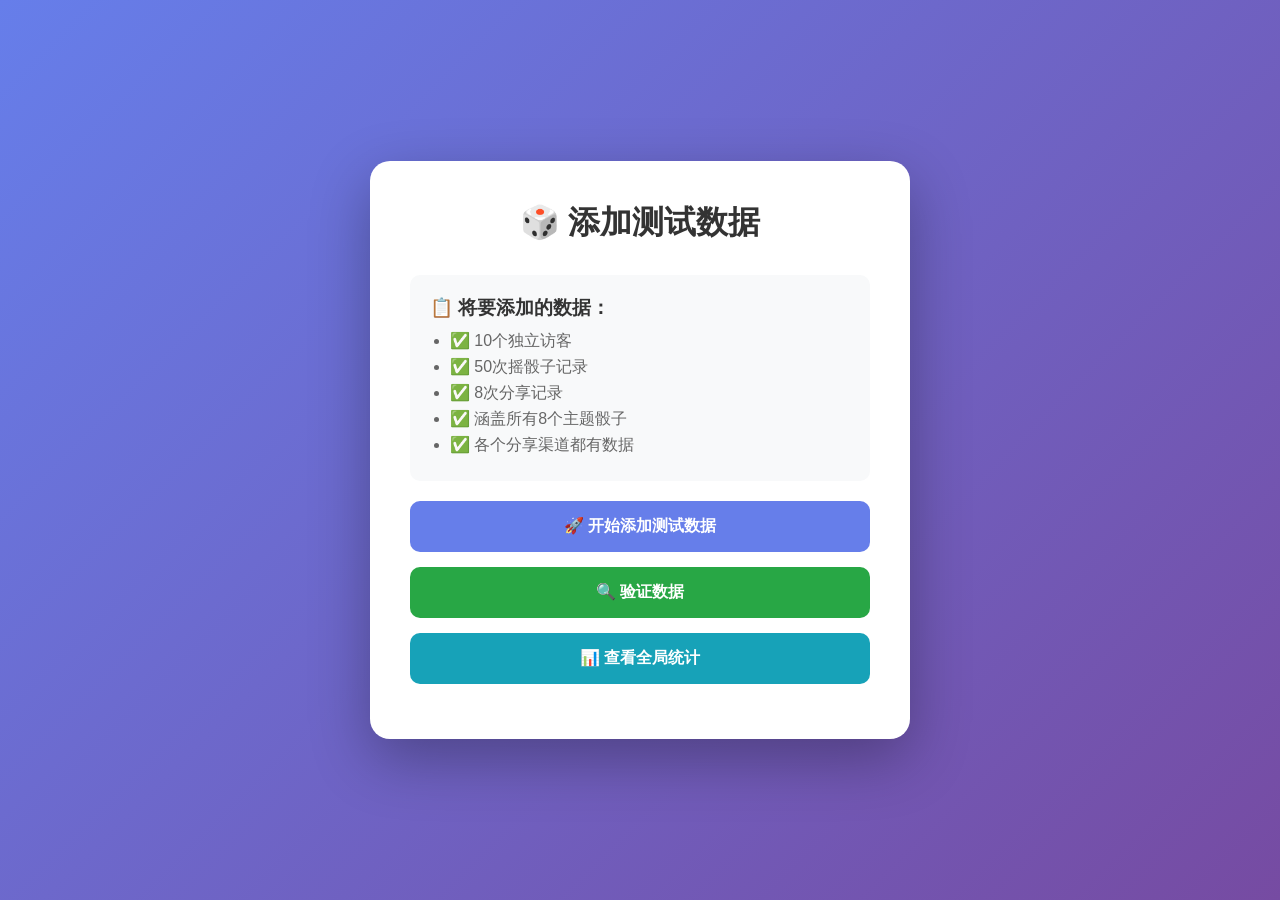
<file: add-test-data.html>
<!DOCTYPE html>
<html lang="zh-CN">
<head>
    <meta charset="UTF-8">
    <meta name="viewport" content="width=device-width, initial-scale=1.0">
    <title>添加测试数据</title>
    <style>
        * {
            margin: 0;
            padding: 0;
            box-sizing: border-box;
        }

        body {
            font-family: Arial, sans-serif;
            background: linear-gradient(135deg, #667eea 0%, #764ba2 100%);
            min-height: 100vh;
            padding: 20px;
            display: flex;
            align-items: center;
            justify-content: center;
        }

        .container {
            background: white;
            border-radius: 20px;
            padding: 40px;
            max-width: 600px;
            box-shadow: 0 20px 60px rgba(0,0,0,0.3);
        }

        h1 {
            text-align: center;
            margin-bottom: 30px;
            color: #333;
        }

        .btn {
            width: 100%;
            padding: 15px;
            background: #667eea;
            color: white;
            border: none;
            border-radius: 10px;
            font-size: 16px;
            font-weight: bold;
            cursor: pointer;
            margin-bottom: 15px;
        }

        .btn:hover {
            background: #5568d3;
        }

        .btn:disabled {
            background: #ccc;
            cursor: not-allowed;
        }

        .status {
            padding: 15px;
            border-radius: 10px;
            margin-top: 20px;
            display: none;
        }

        .status.success {
            background: #d4edda;
            color: #155724;
            display: block;
        }

        .status.error {
            background: #f8d7da;
            color: #721c24;
            display: block;
        }

        .info {
            background: #f8f9fa;
            padding: 20px;
            border-radius: 10px;
            margin-bottom: 20px;
        }

        .info h3 {
            margin-bottom: 10px;
            color: #333;
        }

        .info ul {
            margin-left: 20px;
        }

        .info li {
            margin-bottom: 5px;
            color: #666;
        }
    </style>
</head>
<body>
    <div class="container">
        <h1>🎲 添加测试数据</h1>

        <div class="info">
            <h3>📋 将要添加的数据：</h3>
            <ul>
                <li>✅ 10个独立访客</li>
                <li>✅ 50次摇骰子记录</li>
                <li>✅ 8次分享记录</li>
                <li>✅ 涵盖所有8个主题骰子</li>
                <li>✅ 各个分享渠道都有数据</li>
            </ul>
        </div>

        <button class="btn" onclick="addTestData()">🚀 开始添加测试数据</button>
        <button class="btn" onclick="verifyData()" style="background: #28a745;">🔍 验证数据</button>
        <button class="btn" onclick="viewAdmin()" style="background: #17a2b8;">📊 查看全局统计</button>

        <div id="status" class="status"></div>
    </div>

    <script src="js/supabase-client.js"></script>
    <script>
        const SUPABASE_CONFIG = {
            url: 'https://xwbhgojqgyaopqlhuqqd.supabase.co',
            key: 'eyJhbGciOiJIUzI1NiIsInR5cCI6IkpXVCJ9.eyJpc3MiOiJzdXBhYmFzZSIsInJlZiI6Inh3Ymhnb2pxZ3lhb3BxbGh1cXFkIiwicm9sZSI6ImFub24iLCJpYXQiOjE3NzY4OTM3NTUsImV4cCI6MjA5MjQ2OTc1NX0.vOFf9Td2Id-fUC12SCOxMNwtaSScM9crDDCDLe7d8sU'
        };

        // 生成随机访客ID
        function generateVisitorId() {
            return 'visitor_' + Math.random().toString(36).substr(2, 9);
        }

        // 添加测试数据
        async function addTestData() {
            const btn = event.target;
            const status = document.getElementById('status');

            btn.disabled = true;
            btn.textContent = '⏳ 正在添加...';
            status.className = 'status';
            status.style.display = 'none';

            try {
                // 1. 添加10个访客
                const visitors = [];
                for (let i = 0; i < 10; i++) {
                    visitors.push({
                        visitor_id: generateVisitorId(),
                        device_type: Math.random() > 0.5 ? 'mobile' : 'desktop'
                    });
                }

                for (const visitor of visitors) {
                    await fetch(`${SUPABASE_CONFIG.url}/rest/v1/visitors`, {
                        method: 'POST',
                        headers: {
                            'apikey': SUPABASE_CONFIG.key,
                            'Authorization': `Bearer ${SUPABASE_CONFIG.key}`,
                            'Content-Type': 'application/json'
                        },
                        body: JSON.stringify(visitor)
                    });
                }

                // 2. 添加50次摇骰子记录
                const diceNames = ['今日状态', '今日发疯', '今日祈愿', '今日玄学', '今日关系', '今日人生', '今日妈妈', '今日搭子'];
                const results = [
                    { word: '小爷来了', emoji: '😎', desc: '今天有气势，冲！' },
                    { word: '清醒的NPC', emoji: '🤖', desc: '今天配合，但心里明白' },
                    { word: '电量不足', emoji: '🪫', desc: '今天没能量' },
                    { word: '继续营业', emoji: '😐', desc: '今天正常运转' },
                    { word: '我爱工作', emoji: '😅', desc: '今天认命了' },
                    { word: '想消失一下', emoji: '👻', desc: '想从所有人视线里消失' },
                    { word: '想说不', emoji: '🙅', desc: '今天有一百个请求想拒绝' },
                    { word: '求个心安', emoji: '🙏', desc: '今天只求踏实' }
                ];

                const visitorIds = visitors.map((v, i) => `test_visitor_${i + 1}`);

                for (let i = 0; i < 50; i++) {
                    const diceName = diceNames[Math.floor(Math.random() * diceNames.length)];
                    const result = results[Math.floor(Math.random() * results.length)];
                    const visitorId = visitorIds[Math.floor(Math.random() * visitorIds.length)];

                    await fetch(`${SUPABASE_CONFIG.url}/rest/v1/dice_rolls`, {
                        method: 'POST',
                        headers: {
                            'apikey': SUPABASE_CONFIG.key,
                            'Authorization': `Bearer ${SUPABASE_CONFIG.key}`,
                            'Content-Type': 'application/json'
                        },
                        body: JSON.stringify({
                            visitor_id: visitorId,
                            dice_name: diceName,
                            dice_id: diceNames.indexOf(diceName).toString(),
                            result_word: result.word,
                            result_emoji: result.emoji,
                            result_desc: result.desc
                        })
                    });
                }

                // 3. 添加8次分享记录
                const shareTypes = ['wechat', 'qq', 'weibo', 'link', 'image'];
                for (let i = 0; i < 8; i++) {
                    const shareType = shareTypes[i % shareTypes.length];
                    const visitorId = visitorIds[Math.floor(Math.random() * visitorIds.length)];

                    await fetch(`${SUPABASE_CONFIG.url}/rest/v1/shares`, {
                        method: 'POST',
                        headers: {
                            'apikey': SUPABASE_CONFIG.key,
                            'Authorization': `Bearer ${SUPABASE_CONFIG.key}`,
                            'Content-Type': 'application/json'
                        },
                        body: JSON.stringify({
                            visitor_id: visitorId,
                            share_type: shareType,
                            dice_name: diceNames[Math.floor(Math.random() * diceNames.length)],
                            result_word: results[Math.floor(Math.random() * results.length)].word
                        })
                    });
                }

                status.className = 'status success';
                status.innerHTML = `
                    <h3>✅ 测试数据添加成功！</h3>
                    <p>已添加：</p>
                    <ul>
                        <li>10个独立访客</li>
                        <li>50次摇骰子记录</li>
                        <li>8次分享记录</li>
                    </ul>
                    <p style="margin-top: 15px;"><strong>点击"查看全局统计"查看数据！</strong></p>
                `;

                btn.textContent = '✅ 添加完成';

            } catch (error) {
                status.className = 'status error';
                status.innerHTML = `
                    <h3>❌ 添加失败</h3>
                    <p>错误信息：${error.message}</p>
                    <p style="margin-top: 10px;">请检查：</p>
                    <ul>
                        <li>Supabase表是否已创建</li>
                        <li>网络连接是否正常</li>
                        <li>按F12查看控制台错误</li>
                    </ul>
                `;
                btn.disabled = false;
                btn.textContent = '🚀 重试';
            }
        }

        // 验证数据
        async function verifyData() {
            const status = document.getElementById('status');
            status.className = 'status';
            status.style.display = 'none';

            try {
                const [visitors, rolls, shares] = await Promise.all([
                    fetch(`${SUPABASE_CONFIG.url}/rest/v1/visitors?select=id`, {
                        headers: { 'apikey': SUPABASE_CONFIG.key, 'Authorization': `Bearer ${SUPABASE_CONFIG.key}` }
                    }),
                    fetch(`${SUPABASE_CONFIG.url}/rest/v1/dice_rolls?select=id`, {
                        headers: { 'apikey': SUPABASE_CONFIG.key, 'Authorization': `Bearer ${SUPABASE_CONFIG.key}` }
                    }),
                    fetch(`${SUPABASE_CONFIG.url}/rest/v1/shares?select=id`, {
                        headers: { 'apikey': SUPABASE_CONFIG.key, 'Authorization': `Bearer ${SUPABASE_CONFIG.key}` }
                    })
                ]);

                const visitorsData = await visitors.json();
                const rollsData = await rolls.json();
                const sharesData = await shares.json();

                status.className = 'status success';
                status.style.display = 'block';
                status.innerHTML = `
                    <h3>📊 当前数据统计</h3>
                    <ul>
                        <li>独立访客数：<strong>${visitorsData.length}</strong></li>
                        <li>摇骰子次数：<strong>${rollsData.length}</strong></li>
                        <li>分享次数：<strong>${sharesData.length}</strong></li>
                    </ul>
                `;

            } catch (error) {
                status.className = 'status error';
                status.style.display = 'block';
                status.innerHTML = `<p>❌ 验证失败：${error.message}</p>`;
            }
        }

        // 查看全局统计
        function viewAdmin() {
            window.location.href = 'global-admin.html';
        }
    </script>
</body>
</html>
</file>
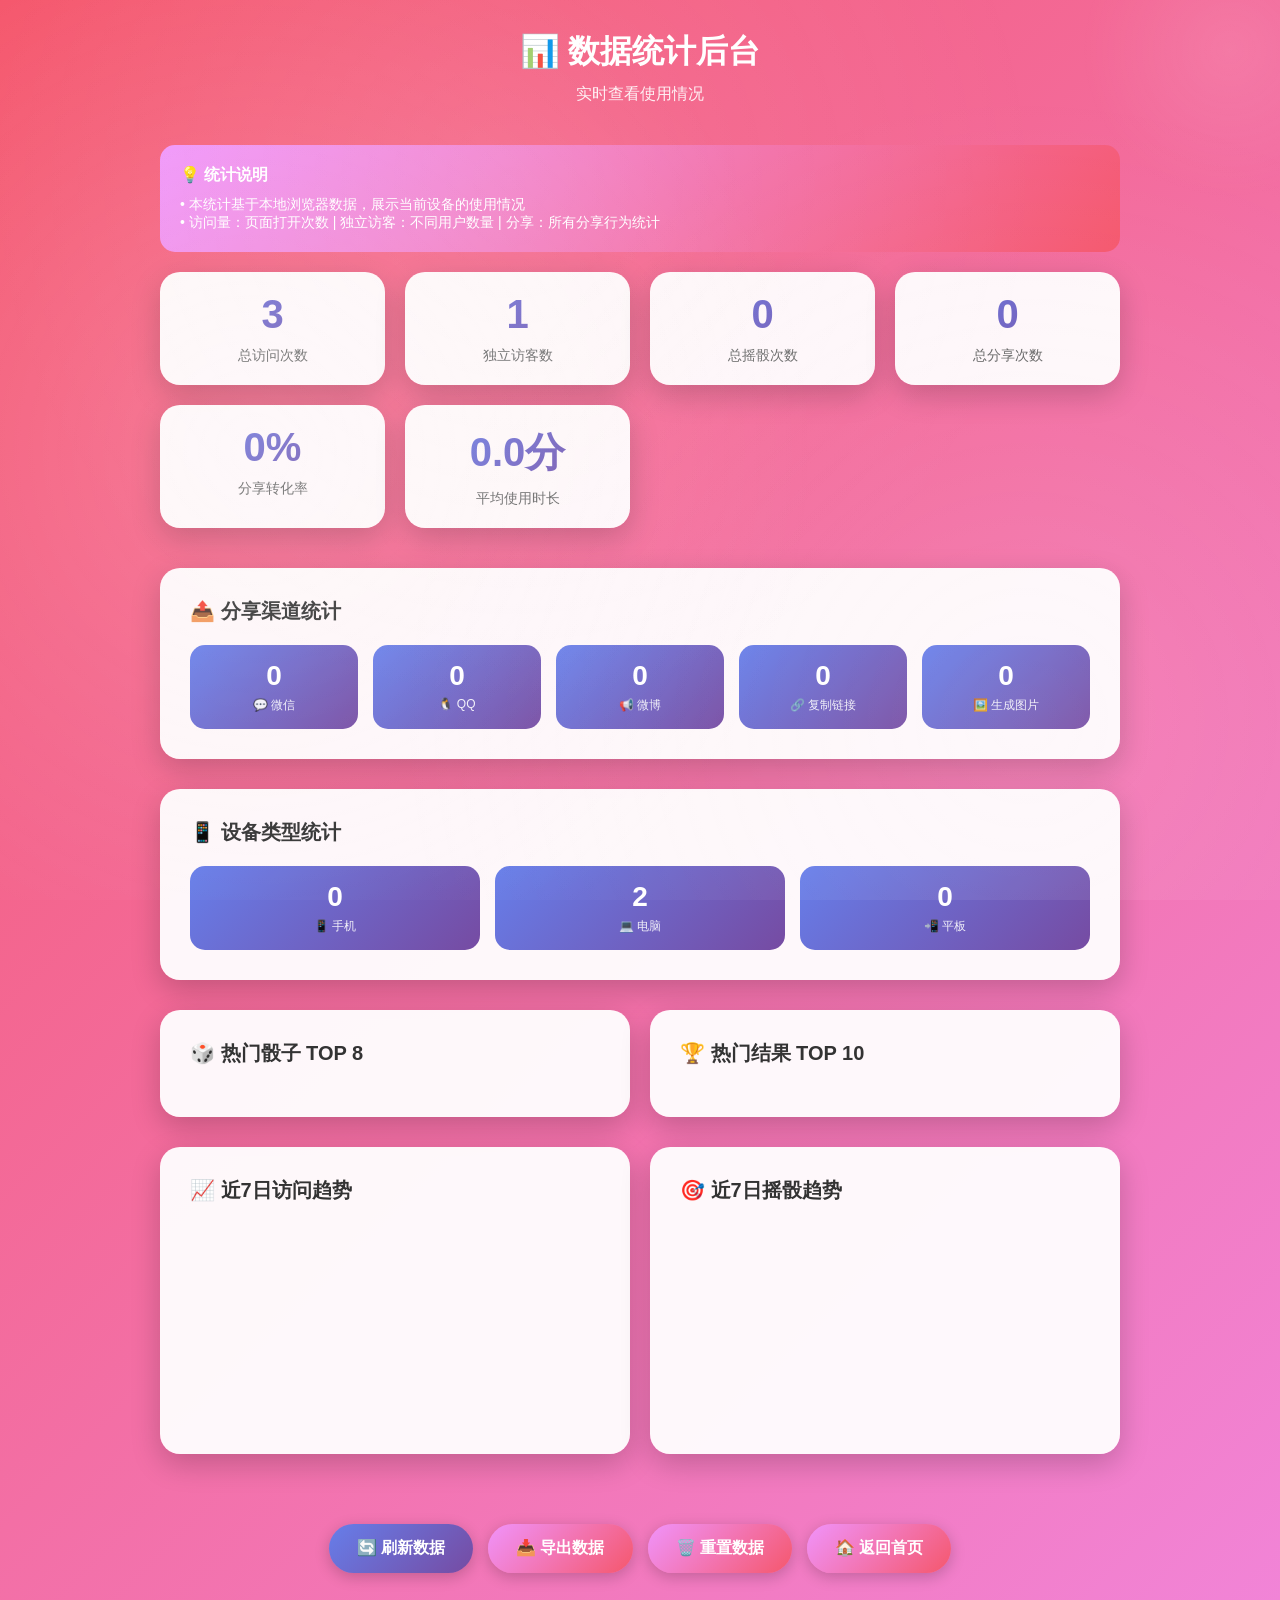
<file: admin.html>
<!DOCTYPE html>
<html lang="zh-CN">
<head>
    <meta charset="UTF-8">
    <meta name="viewport" content="width=device-width, initial-scale=1.0">
    <title>情绪骰子 - 数据统计后台</title>
    <link rel="stylesheet" href="css/style.css">
    <style>
        .admin-container {
            max-width: 1000px;
            margin: 0 auto;
            padding: 30px 20px;
        }

        .admin-header {
            text-align: center;
            margin-bottom: 40px;
        }

        .admin-header h1 {
            font-size: 32px;
            color: white;
            margin-bottom: 10px;
        }

        .stats-grid {
            display: grid;
            grid-template-columns: repeat(auto-fit, minmax(180px, 1fr));
            gap: 20px;
            margin-bottom: 40px;
        }

        .stat-card {
            background: rgba(255,255,255,0.95);
            border-radius: 20px;
            padding: 20px;
            text-align: center;
            box-shadow: 0 10px 30px rgba(0,0,0,0.2);
        }

        .stat-number {
            font-size: 40px;
            font-weight: 900;
            background: linear-gradient(135deg, #667eea 0%, #764ba2 100%);
            -webkit-background-clip: text;
            -webkit-text-fill-color: transparent;
            background-clip: text;
            margin-bottom: 10px;
        }

        .stat-label {
            font-size: 14px;
            color: #666;
            font-weight: 500;
        }

        .section {
            background: rgba(255,255,255,0.95);
            border-radius: 20px;
            padding: 30px;
            margin-bottom: 30px;
            box-shadow: 0 10px 30px rgba(0,0,0,0.2);
        }

        .section h2 {
            font-size: 20px;
            margin-bottom: 20px;
            color: #333;
            display: flex;
            align-items: center;
            gap: 10px;
        }

        .chart-grid {
            display: grid;
            grid-template-columns: repeat(auto-fit, minmax(300px, 1fr));
            gap: 20px;
        }

        .chart-bar {
            display: flex;
            align-items: center;
            margin-bottom: 15px;
        }

        .chart-label {
            width: 100px;
            font-size: 14px;
            color: #666;
        }

        .chart-bar-fill {
            flex: 1;
            height: 30px;
            background: linear-gradient(135deg, #667eea 0%, #764ba2 100%);
            border-radius: 15px;
            display: flex;
            align-items: center;
            justify-content: flex-end;
            padding-right: 10px;
            color: white;
            font-weight: bold;
            font-size: 14px;
            transition: width 0.5s ease;
        }

        .daily-chart {
            display: flex;
            align-items: flex-end;
            gap: 8px;
            height: 200px;
            padding: 20px 0;
        }

        .daily-bar {
            flex: 1;
            background: linear-gradient(to top, #667eea, #764ba2);
            border-radius: 8px 8px 0 0;
            min-height: 20px;
            display: flex;
            flex-direction: column;
            align-items: center;
            justify-content: flex-start;
            padding-top: 5px;
            color: white;
            font-size: 12px;
            font-weight: bold;
        }

        .daily-bar-label {
            margin-top: 10px;
            font-size: 12px;
            color: white;
            text-align: center;
        }

        .admin-actions {
            display: flex;
            gap: 15px;
            justify-content: center;
            margin-top: 40px;
            flex-wrap: wrap;
        }

        .empty-state {
            text-align: center;
            padding: 40px;
            color: #999;
        }

        .empty-state-icon {
            font-size: 64px;
            margin-bottom: 20px;
        }

        .share-stats {
            display: grid;
            grid-template-columns: repeat(auto-fit, minmax(120px, 1fr));
            gap: 15px;
            margin-top: 20px;
        }

        .share-stat-item {
            background: linear-gradient(135deg, #667eea 0%, #764ba2 100%);
            color: white;
            padding: 15px;
            border-radius: 15px;
            text-align: center;
        }

        .share-stat-number {
            font-size: 28px;
            font-weight: bold;
            margin-bottom: 5px;
        }

        .share-stat-label {
            font-size: 12px;
            opacity: 0.9;
        }

        .info-box {
            background: linear-gradient(135deg, #f093fb 0%, #f5576c 100%);
            color: white;
            padding: 20px;
            border-radius: 15px;
            margin-bottom: 20px;
            font-size: 14px;
        }

        .info-box strong {
            display: block;
            margin-bottom: 10px;
            font-size: 16px;
        }
    </style>
</head>
<body>
    <div class="admin-container">
        <div class="admin-header">
            <h1>📊 数据统计后台</h1>
            <p style="color: white; opacity: 0.9;">实时查看使用情况</p>
        </div>

        <!-- 说明信息 -->
        <div class="info-box">
            <strong>💡 统计说明</strong>
            <p>• 本统计基于本地浏览器数据，展示当前设备的使用情况</p>
            <p>• 访问量：页面打开次数 | 独立访客：不同用户数量 | 分享：所有分享行为统计</p>
        </div>

        <!-- 总览数据 -->
        <div class="stats-grid">
            <div class="stat-card">
                <div class="stat-number" id="totalVisits">0</div>
                <div class="stat-label">总访问次数</div>
            </div>
            <div class="stat-card">
                <div class="stat-number" id="uniqueVisitors">0</div>
                <div class="stat-label">独立访客数</div>
            </div>
            <div class="stat-card">
                <div class="stat-number" id="totalRolls">0</div>
                <div class="stat-label">总摇骰次数</div>
            </div>
            <div class="stat-card">
                <div class="stat-number" id="totalShares">0</div>
                <div class="stat-label">总分享次数</div>
            </div>
            <div class="stat-card">
                <div class="stat-number" id="shareRate">0%</div>
                <div class="stat-label">分享转化率</div>
            </div>
            <div class="stat-card">
                <div class="stat-number" id="avgSessionTime">0分</div>
                <div class="stat-label">平均使用时长</div>
            </div>
        </div>

        <!-- 分享详情统计 -->
        <div class="section">
            <h2>📤 分享渠道统计</h2>
            <div class="share-stats" id="shareStats">
                <div class="share-stat-item">
                    <div class="share-stat-number" id="shareWechat">0</div>
                    <div class="share-stat-label">💬 微信</div>
                </div>
                <div class="share-stat-item">
                    <div class="share-stat-number" id="shareQQ">0</div>
                    <div class="share-stat-label">🐧 QQ</div>
                </div>
                <div class="share-stat-item">
                    <div class="share-stat-number" id="shareWeibo">0</div>
                    <div class="share-stat-label">📢 微博</div>
                </div>
                <div class="share-stat-item">
                    <div class="share-stat-number" id="shareLink">0</div>
                    <div class="share-stat-label">🔗 复制链接</div>
                </div>
                <div class="share-stat-item">
                    <div class="share-stat-number" id="shareImage">0</div>
                    <div class="share-stat-label">🖼️ 生成图片</div>
                </div>
            </div>
        </div>

        <!-- 设备统计 -->
        <div class="section">
            <h2>📱 设备类型统计</h2>
            <div class="share-stats" id="deviceStats">
                <div class="share-stat-item">
                    <div class="share-stat-number" id="deviceMobile">0</div>
                    <div class="share-stat-label">📱 手机</div>
                </div>
                <div class="share-stat-item">
                    <div class="share-stat-number" id="deviceDesktop">0</div>
                    <div class="share-stat-label">💻 电脑</div>
                </div>
                <div class="share-stat-item">
                    <div class="share-stat-number" id="deviceTablet">0</div>
                    <div class="share-stat-label">📲 平板</div>
                </div>
            </div>
        </div>

        <div class="chart-grid">
            <!-- 热门骰子 -->
            <div class="section">
                <h2>🎲 热门骰子 TOP 8</h2>
                <div id="topDice"></div>
            </div>

            <!-- 热门结果 -->
            <div class="section">
                <h2>🏆 热门结果 TOP 10</h2>
                <div id="topResults"></div>
            </div>
        </div>

        <div class="chart-grid">
            <!-- 每日访问趋势 -->
            <div class="section">
                <h2>📈 近7日访问趋势</h2>
                <div id="dailyVisits" class="daily-chart"></div>
            </div>

            <!-- 每日摇骰趋势 -->
            <div class="section">
                <h2>🎯 近7日摇骰趋势</h2>
                <div id="dailyRolls" class="daily-chart"></div>
            </div>
        </div>

        <!-- 操作按钮 -->
        <div class="admin-actions">
            <button class="btn btn-primary" onclick="refreshStats()">🔄 刷新数据</button>
            <button class="btn btn-secondary" onclick="exportData()">📥 导出数据</button>
            <button class="btn btn-secondary" onclick="StatsController.reset()">🗑️ 重置数据</button>
            <button class="btn btn-secondary" onclick="window.location.href='index.html'">🏠 返回首页</button>
        </div>
    </div>
    
    <script src="js/stats.js"></script>
    <script src="js/analytics.js"></script>
    <script>
        // 初始化
        EnhancedStats.init();

        // 显示统计数据
        function displayStats() {
            const stats = EnhancedStats.getStats();
            const overview = EnhancedStats.getOverview();

            // 更新总览
            document.getElementById('totalVisits').textContent = overview.totalVisits;
            document.getElementById('uniqueVisitors').textContent = overview.uniqueVisitors;
            document.getElementById('totalRolls').textContent = overview.totalRolls;
            document.getElementById('totalShares').textContent = overview.totalShares;
            document.getElementById('shareRate').textContent = overview.shareRate + '%';
            document.getElementById('avgSessionTime').textContent = overview.avgSessionTime + '分';

            // 显示分享统计
            displayShareStats();

            // 显示设备统计
            displayDeviceStats();

            // 显示热门骰子
            displayTopDice();

            // 显示热门结果
            displayTopResults();

            // 显示每日趋势
            displayDailyTrends();
        }

        // 显示分享统计
        function displayShareStats() {
            const shareStats = EnhancedStats.getShareStats();
            document.getElementById('shareWechat').textContent = shareStats.wechat || 0;
            document.getElementById('shareQQ').textContent = shareStats.qq || 0;
            document.getElementById('shareWeibo').textContent = shareStats.weibo || 0;
            document.getElementById('shareLink').textContent = shareStats.link || 0;
            document.getElementById('shareImage').textContent = shareStats.image || 0;
        }

        // 显示设备统计
        function displayDeviceStats() {
            const deviceStats = EnhancedStats.getDeviceStats();
            document.getElementById('deviceMobile').textContent = deviceStats.mobile || 0;
            document.getElementById('deviceDesktop').textContent = deviceStats.desktop || 0;
            document.getElementById('deviceTablet').textContent = deviceStats.tablet || 0;
        }

        // 显示热门骰子
        function displayTopDice() {
            const topDice = EnhancedStats.getTopDice(8);
            const container = document.getElementById('topDice');

            if (topDice.length === 0) {
                container.innerHTML = '<div class="empty-state"><div class="empty-state-icon">🎲</div><p>暂无数据</p></div>';
                return;
            }

            const maxCount = topDice[0].count;
            container.innerHTML = topDice.map(dice => `
                <div class="chart-bar">
                    <div class="chart-label">${dice.name}</div>
                    <div class="chart-bar-fill" style="width: ${(dice.count / maxCount * 100)}%">
                        ${dice.count}次
                    </div>
                </div>
            `).join('');
        }

        // 显示热门结果
        function displayTopResults() {
            const topResults = EnhancedStats.getTopResults(10);
            const container = document.getElementById('topResults');

            if (topResults.length === 0) {
                container.innerHTML = '<div class="empty-state"><div class="empty-state-icon">🏆</div><p>暂无数据</p></div>';
                return;
            }

            const maxCount = topResults[0].count;
            container.innerHTML = topResults.map(result => `
                <div class="chart-bar">
                    <div class="chart-label">${result.word}</div>
                    <div class="chart-bar-fill" style="width: ${(result.count / maxCount * 100)}%">
                        ${result.count}次
                    </div>
                </div>
            `).join('');
        }

        // 显示每日趋势
        function displayDailyTrends() {
            const trends = EnhancedStats.getTrends();

            // 显示访问趋势
            const maxVisits = Math.max(...trends.map(d => d.visits), 1);
            const visitsContainer = document.getElementById('dailyVisits');
            visitsContainer.innerHTML = trends.map(day => `
                <div style="flex: 1; display: flex; flex-direction: column; align-items: center;">
                    <div class="daily-bar" style="height: ${(day.visits / maxVisits * 100)}%">
                        ${day.visits > 0 ? day.visits : ''}
                    </div>
                    <div class="daily-bar-label">${day.label}</div>
                </div>
            `).join('');

            // 显示摇骰趋势
            const maxRolls = Math.max(...trends.map(d => d.rolls), 1);
            const rollsContainer = document.getElementById('dailyRolls');
            rollsContainer.innerHTML = trends.map(day => `
                <div style="flex: 1; display: flex; flex-direction: column; align-items: center;">
                    <div class="daily-bar" style="height: ${(day.rolls / maxRolls * 100)}%">
                        ${day.rolls > 0 ? day.rolls : ''}
                    </div>
                    <div class="daily-bar-label">${day.label}</div>
                </div>
            `).join('');
        }

        // 刷新数据
        function refreshStats() {
            EnhancedStats.loadData();
            displayStats();
        }

        // 导出数据
        function exportData() {
            EnhancedStats.exportData();
        }

        // 初始显示
        displayStats();

        // 每30秒自动刷新
        setInterval(refreshStats, 30000);
    </script>
</body>
</html>
</file>
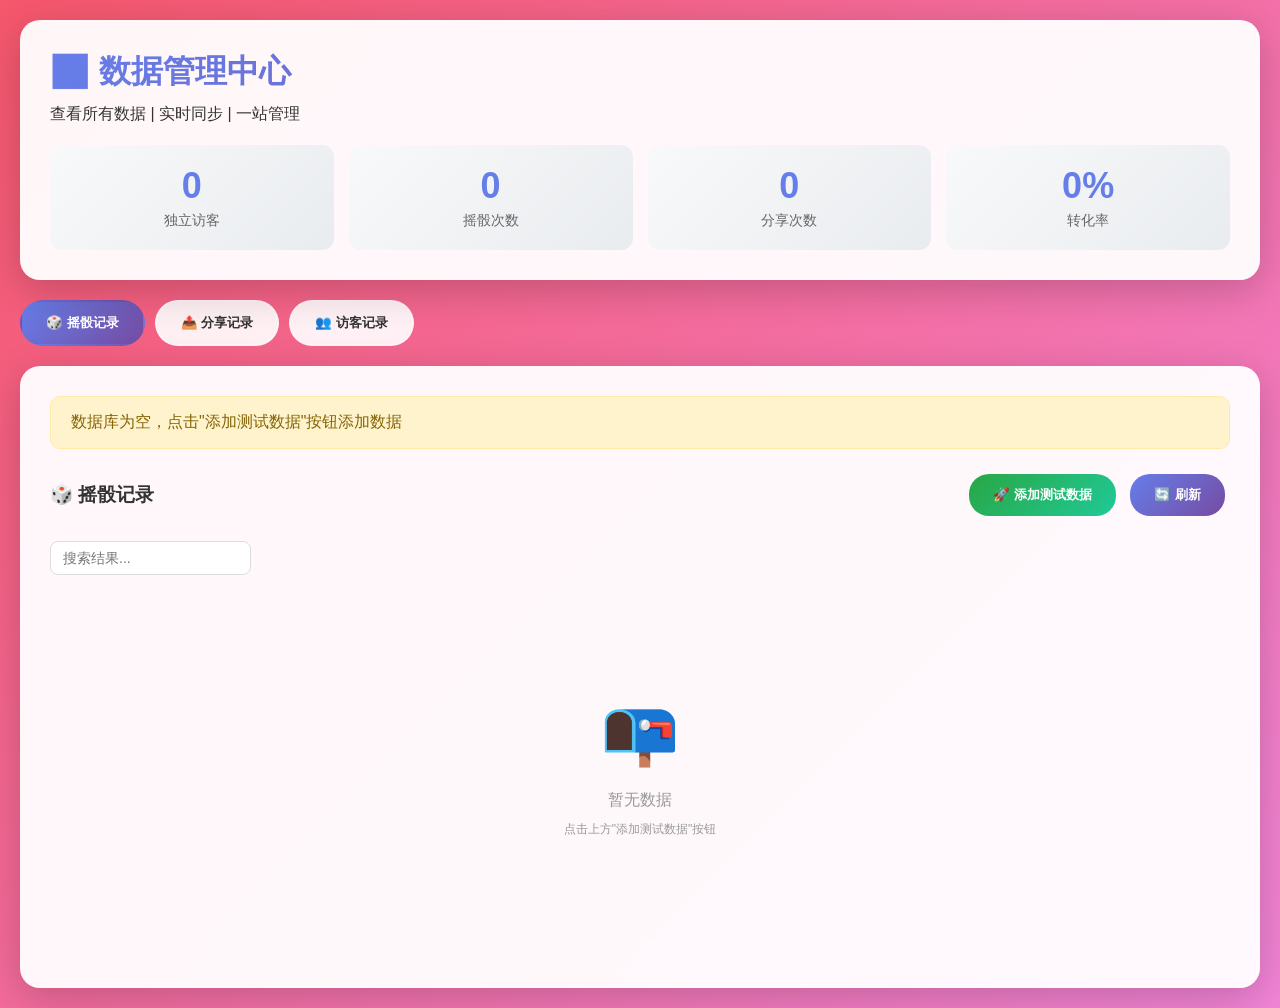
<file: all-data.html>
<!DOCTYPE html>
<html lang="zh-CN">
<head>
    <meta charset="UTF-8">
    <meta name="viewport" content="width=device-width, initial-scale=1.0">
    <title>数据管理中心</title>
    <style>
        * {
            margin: 0;
            padding: 0;
            box-sizing: border-box;
        }

        body {
            font-family: -apple-system, BlinkMacSystemFont, "Segoe UI", Roboto, sans-serif;
            background: linear-gradient(-45deg, #667eea, #764ba2, #f093fb, #f5576c);
            background-size: 400% 400%;
            animation: gradientShift 15s ease infinite;
            min-height: 100vh;
            padding: 20px;
            color: #333;
        }

        @keyframes gradientShift {
            0% { background-position: 0% 50%; }
            50% { background-position: 100% 50%; }
            100% { background-position: 0% 50%; }
        }

        .container {
            max-width: 1400px;
            margin: 0 auto;
        }

        .header {
            background: rgba(255, 255, 255, 0.95);
            backdrop-filter: blur(20px);
            border-radius: 20px;
            padding: 30px;
            margin-bottom: 20px;
            box-shadow: 0 10px 40px rgba(0,0,0,0.2);
        }

        .header h1 {
            font-size: 32px;
            margin-bottom: 10px;
            background: linear-gradient(135deg, #667eea 0%, #764ba2 100%);
            -webkit-background-clip: text;
            -webkit-text-fill-color: transparent;
        }

        .stats-row {
            display: grid;
            grid-template-columns: repeat(auto-fit, minmax(200px, 1fr));
            gap: 15px;
            margin-top: 20px;
        }

        .stat-card {
            background: linear-gradient(135deg, #f8f9fa 0%, #e9ecef 100%);
            border-radius: 12px;
            padding: 20px;
            text-align: center;
        }

        .stat-card .number {
            font-size: 36px;
            font-weight: bold;
            color: #667eea;
        }

        .stat-card .label {
            font-size: 14px;
            color: #666;
            margin-top: 5px;
        }

        .tabs {
            display: flex;
            gap: 10px;
            margin-bottom: 20px;
            flex-wrap: wrap;
        }

        .tab-btn {
            padding: 12px 24px;
            background: rgba(255, 255, 255, 0.9);
            border: 2px solid rgba(255,255,255,0.3);
            border-radius: 25px;
            cursor: pointer;
            font-weight: 600;
            transition: all 0.3s;
            color: #333;
        }

        .tab-btn:hover {
            background: rgba(255,255,255,0.3);
        }

        .tab-btn.active {
            background: linear-gradient(135deg, #667eea 0%, #764ba2 100%);
            color: white;
            border-color: transparent;
        }

        .content-area {
            background: rgba(255, 255, 255, 0.95);
            backdrop-filter: blur(20px);
            border-radius: 20px;
            padding: 30px;
            min-height: 400px;
            box-shadow: 0 10px 40px rgba(0,0,0,0.2);
        }

        .data-table {
            width: 100%;
            border-collapse: collapse;
            margin-top: 20px;
            font-size: 13px;
        }

        .data-table th,
        .data-table td {
            padding: 12px;
            text-align: left;
            border-bottom: 1px solid #e0e0e0;
        }

        .data-table th {
            background: #f8f9fa;
            font-weight: 600;
            position: sticky;
            top: 0;
        }

        .data-table tr:hover {
            background: #f5f5f5;
        }

        .btn {
            padding: 12px 24px;
            background: linear-gradient(135deg, #667eea 0%, #764ba2 100%);
            color: white;
            border: none;
            border-radius: 20px;
            cursor: pointer;
            font-weight: 600;
            transition: transform 0.2s;
            margin: 5px;
        }

        .btn:hover {
            transform: scale(1.05);
        }

        .btn-success {
            background: linear-gradient(135deg, #28a745 0%, #20c997 100%);
        }

        .btn-danger {
            background: linear-gradient(135deg, #dc3545 0%, #c82333 100%);
        }

        .loading {
            text-align: center;
            padding: 60px;
            color: #666;
        }

        .empty-state {
            text-align: center;
            padding: 60px 20px;
            color: #999;
        }

        .empty-state-icon {
            font-size: 64px;
            margin-bottom: 20px;
        }

        .alert {
            padding: 15px 20px;
            border-radius: 10px;
            margin-bottom: 20px;
        }

        .alert-success {
            background: #d4edda;
            color: #155724;
            border: 1px solid #c3e6cb;
        }

        .alert-warning {
            background: #fff3cd;
            color: #856404;
            border: 1px solid #ffeaa7;
        }

        .alert-error {
            background: #f8d7da;
            color: #721c24;
            border: 1px solid #f5c6cb;
        }

        .toolbar {
            display: flex;
            justify-content: space-between;
            align-items: center;
            margin-bottom: 20px;
            flex-wrap: wrap;
            gap: 10px;
        }

        .filter-bar {
            display: flex;
            gap: 10px;
            flex-wrap: wrap;
        }

        .filter-bar input,
        .filter-bar select {
            padding: 8px 12px;
            border: 1px solid #ddd;
            border-radius: 8px;
            font-size: 14px;
        }

        .emoji {
            font-size: 20px;
        }

        .hidden {
            display: none;
        }
    </style>
</head>
<body>
    <div class="container">
        <div class="header">
            <h1>📊 数据管理中心</h1>
            <p>查看所有数据 | 实时同步 | 一站管理</p>

            <div class="stats-row" id="statsRow">
                <div class="stat-card">
                    <div class="number" id="visitorsCount">-</div>
                    <div class="label">独立访客</div>
                </div>
                <div class="stat-card">
                    <div class="number" id="rollsCount">-</div>
                    <div class="label">摇骰次数</div>
                </div>
                <div class="stat-card">
                    <div class="number" id="sharesCount">-</div>
                    <div class="label">分享次数</div>
                </div>
                <div class="stat-card">
                    <div class="number" id="conversionRate">-%</div>
                    <div class="label">转化率</div>
                </div>
            </div>
        </div>

        <div class="tabs">
            <button class="tab-btn active" onclick="switchTab('rolls')">🎲 摇骰记录</button>
            <button class="tab-btn" onclick="switchTab('shares')">📤 分享记录</button>
            <button class="tab-btn" onclick="switchTab('visitors')">👥 访客记录</button>
        </div>

        <div class="content-area">
            <div id="alertBox"></div>

            <div class="toolbar">
                <h3 id="tabTitle">🎲 摇骰记录</h3>
                <div>
                    <button class="btn btn-success" onclick="addTestData()">🚀 添加测试数据</button>
                    <button class="btn" onclick="loadData()">🔄 刷新</button>
                </div>
            </div>

            <div id="rollsTab">
                <div class="filter-bar">
                    <input type="text" id="searchRolls" placeholder="搜索结果..." oninput="filterData()">
                </div>
                <div id="rollsContent" class="loading">加载中...</div>
            </div>

            <div id="sharesTab" class="hidden">
                <div class="filter-bar">
                    <select id="filterShare" onchange="filterData()">
                        <option value="">所有渠道</option>
                        <option value="wechat">微信</option>
                        <option value="qq">QQ</option>
                        <option value="weibo">微博</option>
                        <option value="link">复制链接</option>
                        <option value="image">生成图片</option>
                    </select>
                </div>
                <div id="sharesContent" class="loading">加载中...</div>
            </div>

            <div id="visitorsTab" class="hidden">
                <div id="visitorsContent" class="loading">加载中...</div>
            </div>
        </div>
    </div>

    <script>
        const SUPABASE_CONFIG = {
            url: 'https://xwbhgojqgyaopqlhuqqd.supabase.co',
            key: 'eyJhbGciOiJIUzI1NiIsInR5cCI6IkpXVCJ9.eyJpc3MiOiJzdXBhYmFzZSIsInJlZiI6Inh3Ymhnb2pxZ3lhb3BxbGh1cXFkIiwicm9sZSI6ImFub24iLCJpYXQiOjE3NzY4OTM3NTUsImV4cCI6MjA5MjQ2OTc1NX0.vOFf9Td2Id-fUC12SCOxMNwtaSScM9crDDCDLe7d8sU'
        };

        let allData = {
            visitors: [],
            rolls: [],
            shares: []
        };
        let currentTab = 'rolls';

        window.onload = function() {
            loadData();
        };

        function switchTab(tab) {
            currentTab = tab;

            document.querySelectorAll('.tab-btn').forEach(btn => btn.classList.remove('active'));
            event.target.classList.add('active');

            const titles = {
                'rolls': '🎲 摇骰记录',
                'shares': '📤 分享记录',
                'visitors': '👥 访客记录'
            };
            document.getElementById('tabTitle').textContent = titles[tab];

            ['rolls', 'shares', 'visitors'].forEach(t => {
                document.getElementById(t + 'Tab').classList.add('hidden');
            });
            document.getElementById(tab + 'Tab').classList.remove('hidden');

            displayData(tab);
        }

        async function loadData() {
            showAlert('正在加载数据...', 'warning');

            try {
                const [visitors, rolls, shares] = await Promise.all([
                    fetchFromSupabase('visitors'),
                    fetchFromSupabase('dice_rolls'),
                    fetchFromSupabase('shares')
                ]);

                allData.visitors = visitors || [];
                allData.rolls = rolls || [];
                allData.shares = shares || [];

                updateStats();
                displayData(currentTab);

                const total = allData.visitors.length + allData.rolls.length + allData.shares.length;
                if (total === 0) {
                    showAlert('数据库为空，点击"添加测试数据"按钮添加数据', 'warning');
                } else {
                    showAlert(`✅ 数据加载成功！共 ${total} 条记录`, 'success');
                    setTimeout(() => hideAlert(), 3000);
                }

            } catch (error) {
                console.error('加载失败:', error);
                showAlert(`❌ 加载失败：${error.message}。请检查RLS策略配置`, 'error');
            }
        }

        async function fetchFromSupabase(table) {
            try {
                const response = await fetch(`${SUPABASE_CONFIG.url}/rest/v1/${table}?order=created_at.desc&limit=1000`, {
                    headers: {
                        'apikey': SUPABASE_CONFIG.key,
                        'Authorization': `Bearer ${SUPABASE_CONFIG.key}`
                    }
                });

                if (!response.ok) {
                    throw new Error(`HTTP ${response.status}`);
                }

                return await response.json();
            } catch (error) {
                console.error(`获取 ${table} 失败:`, error);
                return [];
            }
        }

        function updateStats() {
            document.getElementById('visitorsCount').textContent = allData.visitors.length;
            document.getElementById('rollsCount').textContent = allData.rolls.length;
            document.getElementById('sharesCount').textContent = allData.shares.length;

            const rate = allData.rolls.length > 0
                ? ((allData.shares.length / allData.rolls.length) * 100).toFixed(1)
                : 0;
            document.getElementById('conversionRate').textContent = rate + '%';
        }

        function displayData(tab) {
            const container = document.getElementById(tab + 'Content');
            const data = allData[tab] || [];

            if (data.length === 0) {
                container.innerHTML = `
                    <div class="empty-state">
                        <div class="empty-state-icon">📭</div>
                        <p>暂无数据</p>
                        <p style="font-size: 12px; margin-top: 10px;">点击上方"添加测试数据"按钮</p>
                    </div>
                `;
                return;
            }

            let html = '<table class="data-table"><thead><tr>';

            if (tab === 'rolls') {
                html += '<th>时间</th><th>访客ID</th><th>主题</th><th>结果</th><th>emoji</th>';
            } else if (tab === 'shares') {
                html += '<th>时间</th><th>访客ID</th><th>渠道</th><th>主题</th><th>结果</th>';
            } else if (tab === 'visitors') {
                html += '<th>首次访问</th><th>访客ID</th><th>设备</th><th>最后访问</th>';
            }

            html += '</tr></thead><tbody>';

            data.forEach(item => {
                html += '<tr>';

                if (tab === 'rolls') {
                    const time = new Date(item.created_at).toLocaleString('zh-CN');
                    html += `
                        <td>${time}</td>
                        <td><span style="font-size: 11px; color: #999;">${item.visitor_id.substring(0, 15)}...</span></td>
                        <td>${item.dice_name}</td>
                        <td>${item.result_word}</td>
                        <td>${item.result_emoji}</td>
                    `;
                } else if (tab === 'shares') {
                    const time = new Date(item.created_at).toLocaleString('zh-CN');
                    const names = { wechat: '微信', qq: 'QQ', weibo: '微博', link: '链接', image: '图片' };
                    html += `
                        <td>${time}</td>
                        <td><span style="font-size: 11px; color: #999;">${item.visitor_id.substring(0, 15)}...</span></td>
                        <td>${names[item.share_type] || item.share_type}</td>
                        <td>${item.dice_name || '-'}</td>
                        <td>${item.result_word || '-'}</td>
                    `;
                } else if (tab === 'visitors') {
                    const first = new Date(item.first_visit).toLocaleString('zh-CN');
                    const last = new Date(item.last_visit).toLocaleString('zh-CN');
                    const names = { mobile: '手机', desktop: '电脑' };
                    html += `
                        <td>${first}</td>
                        <td><span style="font-size: 11px; color: #999;">${item.visitor_id.substring(0, 15)}...</span></td>
                        <td>${names[item.device_type] || item.device_type}</td>
                        <td>${last}</td>
                    `;
                }

                html += '</tr>';
            });

            html += '</tbody></table>';
            container.innerHTML = html;
        }

        function filterData() {
            // 简化版筛选
            displayData(currentTab);
        }

        async function addTestData() {
            if (!confirm('确定要添加测试数据吗？\n\n将添加：\n• 10个访客\n• 50次摇骰子\n• 8次分享')) {
                return;
            }

            showAlert('正在添加测试数据，请稍候...', 'warning');

            const visitorIds = [];
            for (let i = 0; i < 10; i++) {
                const visitorId = 'test_' + Date.now() + '_' + Math.random().toString(36).substr(2, 9);
                visitorIds.push(visitorId);

                try {
                    await fetch(`${SUPABASE_CONFIG.url}/rest/v1/visitors`, {
                        method: 'POST',
                        headers: {
                            'apikey': SUPABASE_CONFIG.key,
                            'Authorization': `Bearer ${SUPABASE_CONFIG.key}`,
                            'Content-Type': 'application/json'
                        },
                        body: JSON.stringify({
                            visitor_id: visitorId,
                            device_type: Math.random() > 0.5 ? 'mobile' : 'desktop'
                        })
                    });
                } catch (e) {
                    console.error('添加访客失败:', e);
                }
            }

            const diceNames = ['今日状态', '今日发疯', '今日祈愿', '今日玄学', '今日关系', '今日人生', '今日妈妈', '今日搭子'];
            const results = [
                { word: '小爷来了', emoji: '😎' },
                { word: '清醒的NPC', emoji: '🤖' },
                { word: '电量不足', emoji: '🪫' },
                { word: '继续营业', emoji: '😐' },
                { word: '我爱工作', emoji: '😅' }
            ];

            for (let i = 0; i < 50; i++) {
                try {
                    await fetch(`${SUPABASE_CONFIG.url}/rest/v1/dice_rolls`, {
                        method: 'POST',
                        headers: {
                            'apikey': SUPABASE_CONFIG.key,
                            'Authorization': `Bearer ${SUPABASE_CONFIG.key}`,
                            'Content-Type': 'application/json'
                        },
                        body: JSON.stringify({
                            visitor_id: visitorIds[Math.floor(Math.random() * visitorIds.length)],
                            dice_name: diceNames[Math.floor(Math.random() * diceNames.length)],
                            dice_id: '0',
                            result_word: results[Math.floor(Math.random() * results.length)].word,
                            result_emoji: results[Math.floor(Math.random() * results.length)].emoji,
                            result_desc: '测试数据'
                        })
                    });
                } catch (e) {
                    console.error('添加摇骰子失败:', e);
                }
            }

            const shareTypes = ['wechat', 'qq', 'weibo', 'link', 'image'];
            for (let i = 0; i < 8; i++) {
                try {
                    await fetch(`${SUPABASE_CONFIG.url}/rest/v1/shares`, {
                        method: 'POST',
                        headers: {
                            'apikey': SUPABASE_CONFIG.key,
                            'Authorization': `Bearer ${SUPABASE_CONFIG.key}`,
                            'Content-Type': 'application/json'
                        },
                        body: JSON.stringify({
                            visitor_id: visitorIds[Math.floor(Math.random() * visitorIds.length)],
                            share_type: shareTypes[i % shareTypes.length],
                            dice_name: diceNames[Math.floor(Math.random() * diceNames.length)],
                            result_word: results[Math.floor(Math.random() * results.length)].word
                        })
                    });
                } catch (e) {
                    console.error('添加分享失败:', e);
                }
            }

            showAlert('✅ 测试数据添加完成！正在刷新...', 'success');
            setTimeout(() => loadData(), 1000);
        }

        function showAlert(message, type = 'info') {
            const alertBox = document.getElementById('alertBox');
            alertBox.className = `alert alert-${type}`;
            alertBox.innerHTML = message;
            alertBox.style.display = 'block';
        }

        function hideAlert() {
            document.getElementById('alertBox').style.display = 'none';
        }
    </script>
</body>
</html>
</file>
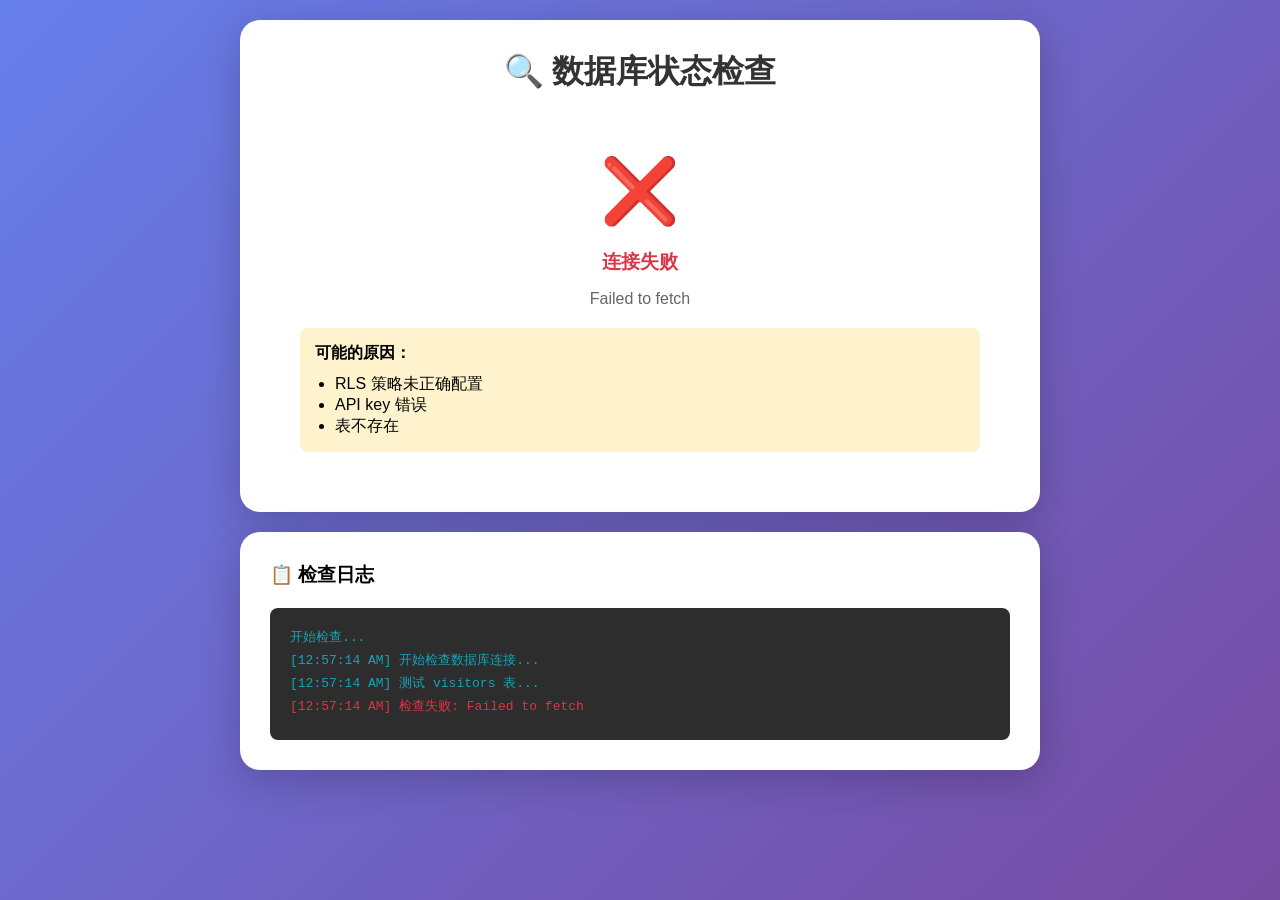
<file: check-data.html>
<!DOCTYPE html>
<html lang="zh-CN">
<head>
    <meta charset="UTF-8">
    <meta name="viewport" content="width=device-width, initial-scale=1.0">
    <title>数据库状态检查</title>
    <style>
        * {
            margin: 0;
            padding: 0;
            box-sizing: border-box;
        }

        body {
            font-family: Arial, sans-serif;
            background: linear-gradient(135deg, #667eea 0%, #764ba2 100%);
            min-height: 100vh;
            padding: 20px;
        }

        .container {
            max-width: 800px;
            margin: 0 auto;
        }

        .card {
            background: white;
            border-radius: 20px;
            padding: 30px;
            margin-bottom: 20px;
            box-shadow: 0 10px 40px rgba(0,0,0,0.2);
        }

        h1 {
            text-align: center;
            margin-bottom: 30px;
            color: #333;
        }

        .status-item {
            display: flex;
            justify-content: space-between;
            align-items: center;
            padding: 15px 0;
            border-bottom: 1px solid #eee;
        }

        .status-item:last-child {
            border-bottom: none;
        }

        .status-label {
            font-size: 16px;
            color: #333;
        }

        .status-value {
            font-size: 24px;
            font-weight: bold;
            color: #667eea;
        }

        .status-icon {
            font-size: 48px;
            margin-right: 10px;
        }

        .success {
            color: #28a745;
        }

        .error {
            color: #dc3545;
        }

        .warning {
            color: #ffc107;
        }

        .btn {
            width: 100%;
            padding: 15px;
            background: #667eea;
            color: white;
            border: none;
            border-radius: 10px;
            font-size: 16px;
            font-weight: bold;
            cursor: pointer;
            margin-top: 10px;
        }

        .btn:hover {
            background: #5568d3;
        }

        .btn-success {
            background: #28a745;
        }

        .btn-success:hover {
            background: #218838;
        }

        .log {
            background: #2d2d2d;
            color: #f8f8f2;
            padding: 20px;
            border-radius: 8px;
            font-family: 'Courier New', monospace;
            font-size: 13px;
            max-height: 300px;
            overflow-y: auto;
            margin-top: 20px;
        }

        .log-item {
            margin-bottom: 5px;
        }

        .log-item.success {
            color: #28a745;
        }

        .log-item.error {
            color: #dc3545;
        }

        .log-item.info {
            color: #17a2b8;
        }
    </style>
</head>
<body>
    <div class="container">
        <div class="card">
            <h1>🔍 数据库状态检查</h1>

            <div id="status">
                <p style="text-align: center; color: #666;">正在检查...</p>
            </div>

            <div id="actions" style="display: none; margin-top: 20px;">
                <button class="btn btn-success" onclick="window.location.href='inject-data.html'">
                    🚀 添加测试数据
                </button>
                <button class="btn" onclick="window.location.href='data-center.html'">
                    📊 打开数据中心
                </button>
            </div>
        </div>

        <div class="card">
            <h3 style="margin-bottom: 15px;">📋 检查日志</h3>
            <div class="log" id="log">
                <div class="log-item info">开始检查...</div>
            </div>
        </div>
    </div>

    <script>
        const SUPABASE_CONFIG = {
            url: 'https://xwbhgojqgyaopqlhuqqd.supabase.co',
            key: 'eyJhbGciOiJIUzI1NiIsInR5cCI6IkpXVCJ9.eyJpc3MiOiJzdXBhYmFzZSIsInJlZiI6Inh3Ymhnb2pxZ3lhb3BxbGh1cXFkIiwicm9sZSI6ImFub24iLCJpYXQiOjE3NzY4OTM3NTUsImV4cCI6MjA5MjQ2OTc1NX0.vOFf9Td2Id-fUC12SCOxMNwtaSScM9crDDCDLe7d8sU'
        };

        function addLog(message, type = 'info') {
            const log = document.getElementById('log');
            const item = document.createElement('div');
            item.className = `log-item ${type}`;
            item.textContent = `[${new Date().toLocaleTimeString()}] ${message}`;
            log.appendChild(item);
            log.scrollTop = log.scrollHeight;
        }

        async function checkDatabase() {
            const statusDiv = document.getElementById('status');

            try {
                addLog('开始检查数据库连接...', 'info');

                // 测试连接
                addLog('测试 visitors 表...', 'info');
                const visitorsResponse = await fetch(`${SUPABASE_CONFIG.url}/rest/v1/visitors?select=id`, {
                    headers: {
                        'apikey': SUPABASE_CONFIG.key,
                        'Authorization': `Bearer ${SUPABASE_CONFIG.key}`
                    }
                });

                addLog(`visitors 表响应状态: ${visitorsResponse.status}`, visitorsResponse.ok ? 'success' : 'error');

                if (!visitorsResponse.ok) {
                    throw new Error(`visitors 表访问失败: ${visitorsResponse.status}`);
                }

                const visitors = await visitorsResponse.json();
                addLog(`visitors 表数据量: ${visitors.length}`, 'success');

                // 检查其他表
                addLog('测试 dice_rolls 表...', 'info');
                const rollsResponse = await fetch(`${SUPABASE_CONFIG.url}/rest/v1/dice_rolls?select=id`, {
                    headers: {
                        'apikey': SUPABASE_CONFIG.key,
                        'Authorization': `Bearer ${SUPABASE_CONFIG.key}`
                    }
                });

                addLog(`dice_rolls 表响应状态: ${rollsResponse.status}`, rollsResponse.ok ? 'success' : 'error');
                const rolls = await rollsResponse.json();
                addLog(`dice_rolls 表数据量: ${rolls.length}`, 'success');

                addLog('测试 shares 表...', 'info');
                const sharesResponse = await fetch(`${SUPABASE_CONFIG.url}/rest/v1/shares?select=id`, {
                    headers: {
                        'apikey': SUPABASE_CONFIG.key,
                        'Authorization': `Bearer ${SUPABASE_CONFIG.key}`
                    }
                });

                addLog(`shares 表响应状态: ${sharesResponse.status}`, sharesResponse.ok ? 'success' : 'error');
                const shares = await sharesResponse.json();
                addLog(`shares 表数据量: ${shares.length}`, 'success');

                // 显示结果
                addLog('检查完成！', 'success');

                const hasData = visitors.length > 0 || rolls.length > 0 || shares.length > 0;

                statusDiv.innerHTML = `
                    <div class="status-item">
                        <div>
                            <span class="status-icon">👥</span>
                            <span class="status-label">独立访客</span>
                        </div>
                        <span class="status-value">${visitors.length}</span>
                    </div>
                    <div class="status-item">
                        <div>
                            <span class="status-icon">🎲</span>
                            <span class="status-label">摇骰次数</span>
                        </div>
                        <span class="status-value">${rolls.length}</span>
                    </div>
                    <div class="status-item">
                        <div>
                            <span class="status-icon">📤</span>
                            <span class="status-label">分享次数</span>
                        </div>
                        <span class="status-value">${shares.length}</span>
                    </div>
                    <div style="text-align: center; margin-top: 20px; padding: 15px; background: ${hasData ? '#d4edda' : '#fff3cd'}; border-radius: 10px;">
                        <strong style="color: ${hasData ? '#155724' : '#856404'}; font-size: 18px;">
                            ${hasData ? '✅ 数据库有数据' : '⚠️ 数据库为空'}
                        </strong>
                        <p style="color: ${hasData ? '#155724' : '#856404'}; margin-top: 10px;">
                            ${hasData ? '可以正常使用数据中心' : '需要添加测试数据'}
                        </p>
                    </div>
                `;

                document.getElementById('actions').style.display = 'block';

            } catch (error) {
                addLog(`检查失败: ${error.message}`, 'error');
                statusDiv.innerHTML = `
                    <div style="text-align: center; padding: 30px;">
                        <div style="font-size: 64px; margin-bottom: 20px;">❌</div>
                        <h3 style="color: #dc3545; margin-bottom: 15px;">连接失败</h3>
                        <p style="color: #666; margin-bottom: 20px;">${error.message}</p>
                        <div style="background: #fff3cd; padding: 15px; border-radius: 8px; text-align: left;">
                            <strong>可能的原因：</strong>
                            <ul style="margin-top: 10px; margin-left: 20px;">
                                <li>RLS 策略未正确配置</li>
                                <li>API key 错误</li>
                                <li>表不存在</li>
                            </ul>
                        </div>
                    </div>
                `;
            }
        }

        // 页面加载后自动检查
        window.onload = function() {
            setTimeout(checkDatabase, 500);
        };
    </script>
</body>
</html>
</file>
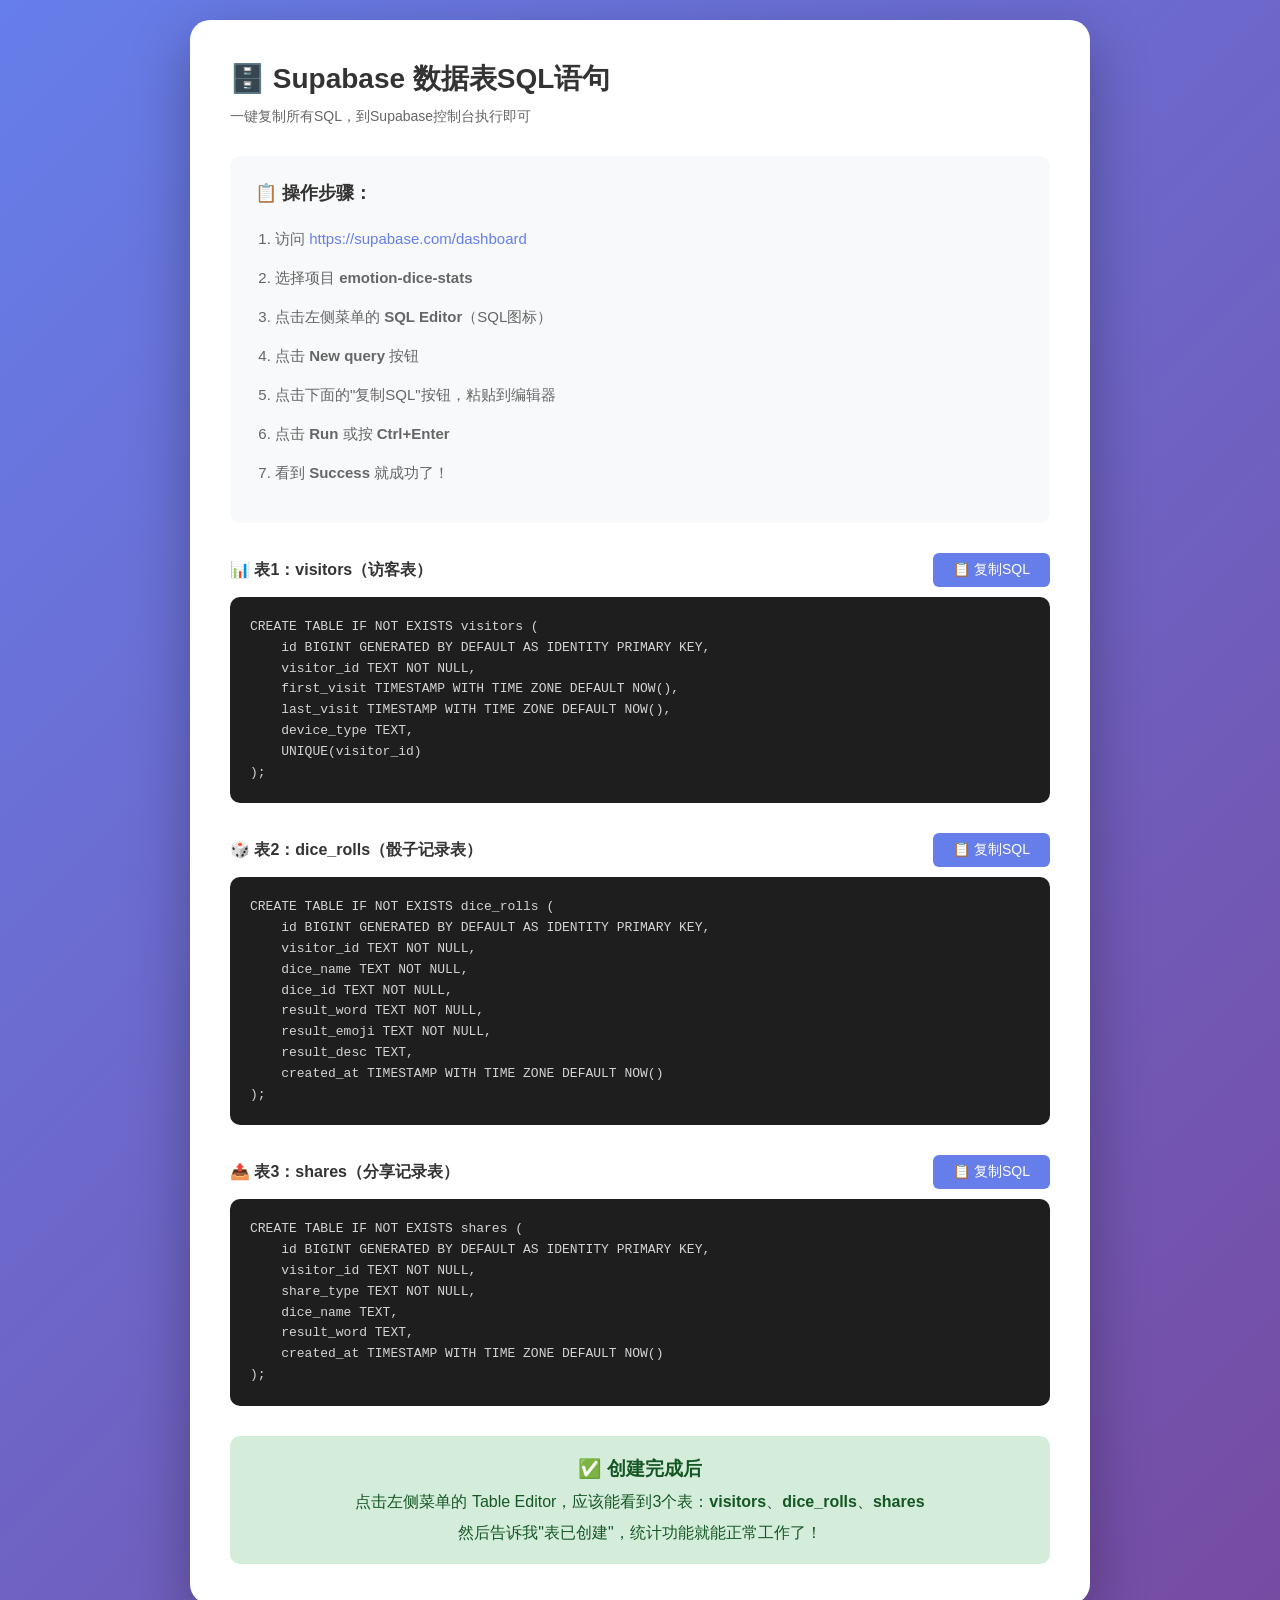
<file: create-tables.html>
<!DOCTYPE html>
<html lang="zh-CN">
<head>
    <meta charset="UTF-8">
    <meta name="viewport" content="width=device-width, initial-scale=1.0">
    <title>Supabase 数据表SQL语句</title>
    <style>
        * {
            margin: 0;
            padding: 0;
            box-sizing: border-box;
        }

        body {
            font-family: -apple-system, BlinkMacSystemFont, "Segoe UI", Roboto, "Helvetica Neue", Arial, sans-serif;
            background: linear-gradient(135deg, #667eea 0%, #764ba2 100%);
            min-height: 100vh;
            padding: 20px;
        }

        .container {
            background: white;
            border-radius: 20px;
            padding: 40px;
            max-width: 900px;
            margin: 0 auto;
            box-shadow: 0 20px 60px rgba(0,0,0,0.3);
        }

        h1 {
            color: #333;
            margin-bottom: 10px;
            font-size: 28px;
        }

        .subtitle {
            color: #666;
            margin-bottom: 30px;
            font-size: 14px;
        }

        .steps {
            background: #f8f9fa;
            padding: 25px;
            border-radius: 10px;
            margin-bottom: 30px;
        }

        .steps h2 {
            margin-bottom: 20px;
            color: #333;
            font-size: 18px;
        }

        .steps ol {
            margin-left: 20px;
        }

        .steps li {
            margin-bottom: 12px;
            color: #666;
            font-size: 15px;
            line-height: 1.8;
        }

        .steps a {
            color: #667eea;
            text-decoration: none;
            font-weight: 500;
        }

        .steps a:hover {
            text-decoration: underline;
        }

        .sql-section {
            margin-bottom: 30px;
        }

        .sql-header {
            display: flex;
            justify-content: space-between;
            align-items: center;
            margin-bottom: 10px;
        }

        .sql-title {
            font-size: 16px;
            font-weight: 600;
            color: #333;
        }

        .copy-btn {
            padding: 8px 20px;
            background: #667eea;
            color: white;
            border: none;
            border-radius: 6px;
            font-size: 14px;
            cursor: pointer;
            transition: background 0.2s;
        }

        .copy-btn:hover {
            background: #5568d3;
        }

        .copy-btn.copied {
            background: #28a745;
        }

        .sql-block {
            background: #1e1e1e;
            border-radius: 10px;
            padding: 20px;
            overflow-x: auto;
        }

        pre {
            margin: 0;
            color: #d4d4d4;
            font-family: 'Consolas', 'Monaco', 'Courier New', monospace;
            font-size: 13px;
            line-height: 1.6;
        }

        .success {
            background: #d4edda;
            color: #155724;
            padding: 20px;
            border-radius: 10px;
            margin-top: 30px;
            text-align: center;
        }

        .success h3 {
            margin-bottom: 10px;
        }
    </style>
</head>
<body>
    <div class="container">
        <h1>🗄️ Supabase 数据表SQL语句</h1>
        <p class="subtitle">一键复制所有SQL，到Supabase控制台执行即可</p>

        <div class="steps">
            <h2>📋 操作步骤：</h2>
            <ol>
                <li>访问 <a href="https://supabase.com/dashboard" target="_blank">https://supabase.com/dashboard</a></li>
                <li>选择项目 <strong>emotion-dice-stats</strong></li>
                <li>点击左侧菜单的 <strong>SQL Editor</strong>（SQL图标）</li>
                <li>点击 <strong>New query</strong> 按钮</li>
                <li>点击下面的"复制SQL"按钮，粘贴到编辑器</li>
                <li>点击 <strong>Run</strong> 或按 <strong>Ctrl+Enter</strong></li>
                <li>看到 <strong>Success</strong> 就成功了！</li>
            </ol>
        </div>

        <div class="sql-section">
            <div class="sql-header">
                <span class="sql-title">📊 表1：visitors（访客表）</span>
                <button class="copy-btn" onclick="copySQL(1)">📋 复制SQL</button>
            </div>
            <div class="sql-block">
                <pre id="sql1">CREATE TABLE IF NOT EXISTS visitors (
    id BIGINT GENERATED BY DEFAULT AS IDENTITY PRIMARY KEY,
    visitor_id TEXT NOT NULL,
    first_visit TIMESTAMP WITH TIME ZONE DEFAULT NOW(),
    last_visit TIMESTAMP WITH TIME ZONE DEFAULT NOW(),
    device_type TEXT,
    UNIQUE(visitor_id)
);</pre>
            </div>
        </div>

        <div class="sql-section">
            <div class="sql-header">
                <span class="sql-title">🎲 表2：dice_rolls（骰子记录表）</span>
                <button class="copy-btn" onclick="copySQL(2)">📋 复制SQL</button>
            </div>
            <div class="sql-block">
                <pre id="sql2">CREATE TABLE IF NOT EXISTS dice_rolls (
    id BIGINT GENERATED BY DEFAULT AS IDENTITY PRIMARY KEY,
    visitor_id TEXT NOT NULL,
    dice_name TEXT NOT NULL,
    dice_id TEXT NOT NULL,
    result_word TEXT NOT NULL,
    result_emoji TEXT NOT NULL,
    result_desc TEXT,
    created_at TIMESTAMP WITH TIME ZONE DEFAULT NOW()
);</pre>
            </div>
        </div>

        <div class="sql-section">
            <div class="sql-header">
                <span class="sql-title">📤 表3：shares（分享记录表）</span>
                <button class="copy-btn" onclick="copySQL(3)">📋 复制SQL</button>
            </div>
            <div class="sql-block">
                <pre id="sql3">CREATE TABLE IF NOT EXISTS shares (
    id BIGINT GENERATED BY DEFAULT AS IDENTITY PRIMARY KEY,
    visitor_id TEXT NOT NULL,
    share_type TEXT NOT NULL,
    dice_name TEXT,
    result_word TEXT,
    created_at TIMESTAMP WITH TIME ZONE DEFAULT NOW()
);</pre>
            </div>
        </div>

        <div class="success">
            <h3>✅ 创建完成后</h3>
            <p>点击左侧菜单的 Table Editor，应该能看到3个表：<strong>visitors</strong>、<strong>dice_rolls</strong>、<strong>shares</strong></p>
            <p style="margin-top: 10px;">然后告诉我"表已创建"，统计功能就能正常工作了！</p>
        </div>
    </div>

    <script>
        function copySQL(num) {
            const sql = document.getElementById('sql' + num).innerText;
            navigator.clipboard.writeText(sql).then(() => {
                const btn = event.target;
                const originalText = btn.innerText;
                btn.innerText = '✅ 已复制';
                btn.classList.add('copied');
                setTimeout(() => {
                    btn.innerText = originalText;
                    btn.classList.remove('copied');
                }, 2000);
            });
        }
    </script>
</body>
</html>
</file>
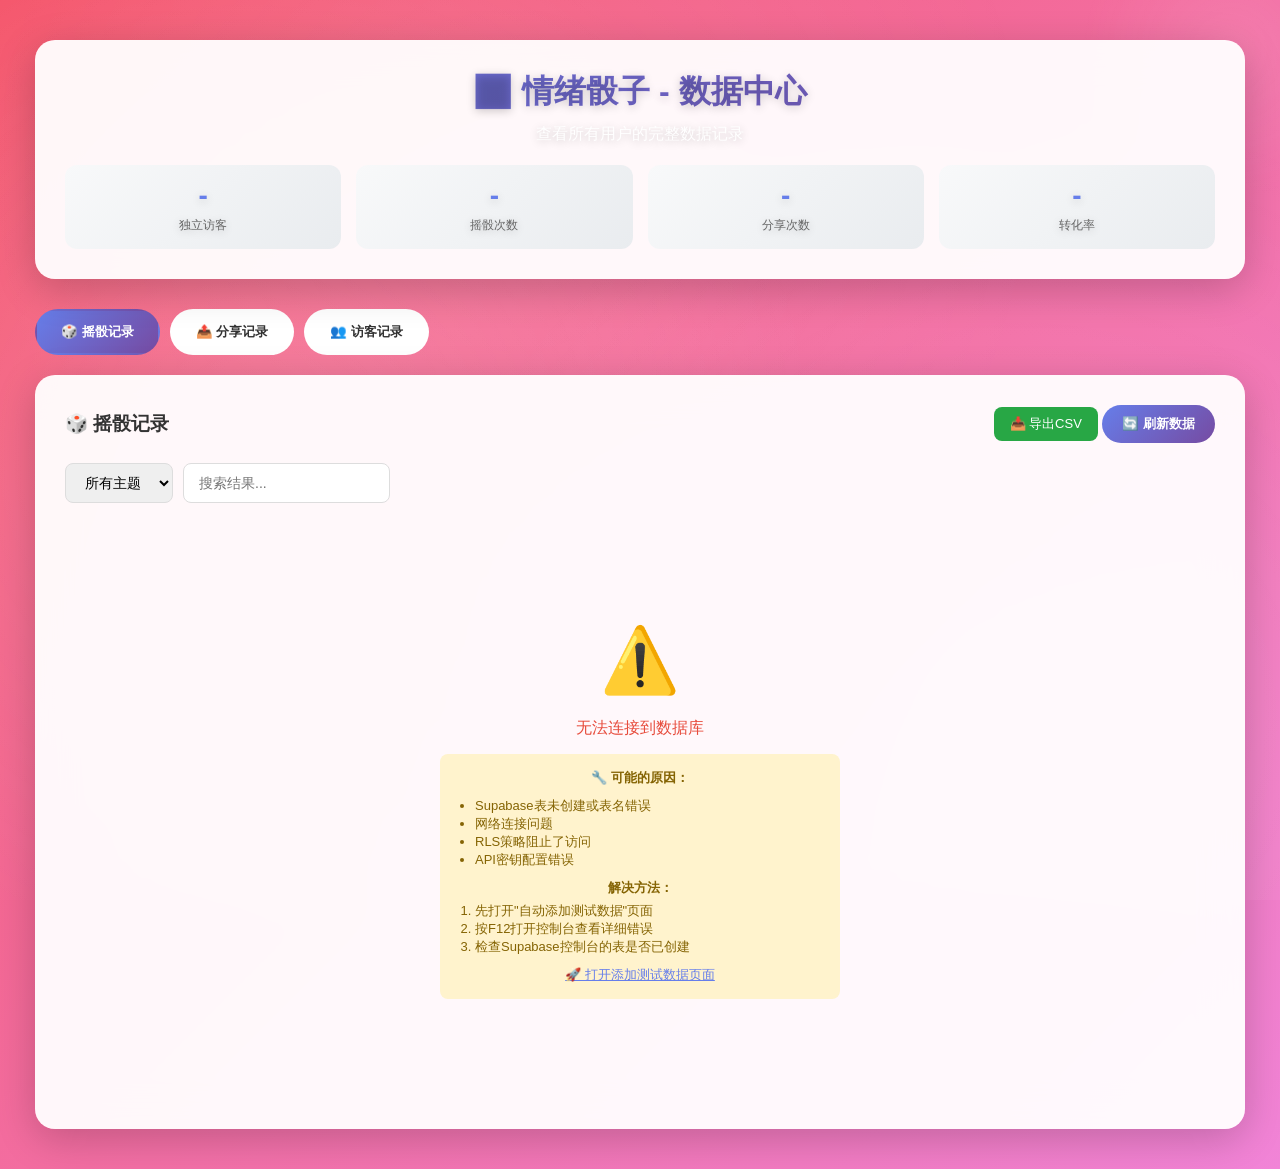
<file: data-center.html>
<!DOCTYPE html>
<html lang="zh-CN">
<head>
    <meta charset="UTF-8">
    <meta name="viewport" content="width=device-width, initial-scale=1.0">
    <title>📊 情绪骰子 - 数据中心</title>
    <link rel="stylesheet" href="css/style.css">
    <style>
        * {
            margin: 0;
            padding: 0;
            box-sizing: border-box;
        }

        body {
            font-family: -apple-system, BlinkMacSystemFont, "Segoe UI", Roboto, sans-serif;
            background: linear-gradient(-45deg, #667eea, #764ba2, #f093fb, #f5576c);
            background-size: 400% 400%;
            animation: gradientShift 15s ease infinite;
            min-height: 100vh;
            padding: 20px;
            color: #333;
        }

        @keyframes gradientShift {
            0% { background-position: 0% 50%; }
            50% { background-position: 100% 50%; }
            100% { background-position: 0% 50%; }
        }

        .container {
            max-width: 1400px;
            margin: 0 auto;
        }

        .header {
            background: rgba(255, 255, 255, 0.95);
            backdrop-filter: blur(20px);
            border-radius: 20px;
            padding: 30px;
            margin-bottom: 30px;
            box-shadow: 0 10px 40px rgba(0,0,0,0.2);
        }

        .header h1 {
            font-size: 32px;
            margin-bottom: 10px;
            background: linear-gradient(135deg, #667eea 0%, #764ba2 100%);
            -webkit-background-clip: text;
            -webkit-text-fill-color: transparent;
        }

        .stats-summary {
            display: grid;
            grid-template-columns: repeat(auto-fit, minmax(200px, 1fr));
            gap: 15px;
            margin-top: 20px;
        }

        .stat-box {
            background: linear-gradient(135deg, #f8f9fa 0%, #e9ecef 100%);
            border-radius: 12px;
            padding: 15px;
            text-align: center;
        }

        .stat-box .number {
            font-size: 28px;
            font-weight: bold;
            color: #667eea;
        }

        .stat-box .label {
            font-size: 12px;
            color: #666;
            margin-top: 5px;
        }

        .tabs {
            display: flex;
            gap: 10px;
            margin-bottom: 20px;
            flex-wrap: wrap;
        }

        .tab-btn {
            padding: 12px 24px;
            background: white;
            border: 2px solid rgba(255,255,255,0.3);
            border-radius: 25px;
            cursor: pointer;
            font-weight: 600;
            transition: all 0.3s;
            color: #333;
        }

        .tab-btn:hover {
            background: rgba(255,255,255,0.2);
        }

        .tab-btn.active {
            background: linear-gradient(135deg, #667eea 0%, #764ba2 100%);
            color: white;
            border-color: transparent;
        }

        .content-area {
            background: rgba(255, 255, 255, 0.95);
            backdrop-filter: blur(20px);
            border-radius: 20px;
            padding: 30px;
            min-height: 400px;
            box-shadow: 0 10px 40px rgba(0,0,0,0.2);
        }

        .tab-content {
            display: none;
        }

        .tab-content.active {
            display: block;
        }

        .data-table {
            width: 100%;
            border-collapse: collapse;
            margin-top: 20px;
        }

        .data-table th,
        .data-table td {
            padding: 12px;
            text-align: left;
            border-bottom: 1px solid #e0e0e0;
        }

        .data-table th {
            background: #f8f9fa;
            font-weight: 600;
            font-size: 14px;
            position: sticky;
            top: 0;
        }

        .data-table tr:hover {
            background: #f5f5f5;
        }

        .data-table td {
            font-size: 13px;
        }

        .refresh-btn {
            padding: 10px 20px;
            background: linear-gradient(135deg, #667eea 0%, #764ba2 100%);
            color: white;
            border: none;
            border-radius: 20px;
            cursor: pointer;
            font-weight: 600;
            transition: transform 0.2s;
        }

        .refresh-btn:hover {
            transform: scale(1.05);
        }

        .refresh-btn:disabled {
            opacity: 0.6;
            cursor: not-allowed;
        }

        .loading {
            text-align: center;
            padding: 40px;
            color: #666;
        }

        .empty-state {
            text-align: center;
            padding: 60px 20px;
            color: #999;
        }

        .empty-state-icon {
            font-size: 64px;
            margin-bottom: 20px;
        }

        .filter-bar {
            display: flex;
            gap: 10px;
            margin-bottom: 20px;
            flex-wrap: wrap;
        }

        .filter-bar input,
        .filter-bar select {
            padding: 10px 15px;
            border: 1px solid #ddd;
            border-radius: 8px;
            font-size: 14px;
        }

        .export-btn {
            padding: 8px 16px;
            background: #28a745;
            color: white;
            border: none;
            border-radius: 8px;
            cursor: pointer;
            font-size: 13px;
        }

        .emoji {
            font-size: 24px;
        }
    </style>
</head>
<body>
    <div class="container">
        <!-- 头部 -->
        <div class="header">
            <h1>📊 情绪骰子 - 数据中心</h1>
            <p>查看所有用户的完整数据记录</p>

            <div class="stats-summary" id="statsSummary">
                <div class="stat-box">
                    <div class="number" id="totalVisitors">-</div>
                    <div class="label">独立访客</div>
                </div>
                <div class="stat-box">
                    <div class="number" id="totalRolls">-</div>
                    <div class="label">摇骰次数</div>
                </div>
                <div class="stat-box">
                    <div class="number" id="totalShares">-</div>
                    <div class="label">分享次数</div>
                </div>
                <div class="stat-box">
                    <div class="number" id="shareRate">-</div>
                    <div class="label">转化率</div>
                </div>
            </div>
        </div>

        <!-- 标签页 -->
        <div class="tabs">
            <button class="tab-btn active" onclick="switchTab('rolls')">🎲 摇骰记录</button>
            <button class="tab-btn" onclick="switchTab('shares')">📤 分享记录</button>
            <button class="tab-btn" onclick="switchTab('visitors')">👥 访客记录</button>
        </div>

        <!-- 内容区 -->
        <div class="content-area">
            <div style="display: flex; justify-content: space-between; align-items: center; margin-bottom: 20px;">
                <h3 id="tabTitle">🎲 摇骰记录</h3>
                <div>
                    <button class="export-btn" onclick="exportData()">📥 导出CSV</button>
                    <button class="refresh-btn" onclick="loadData()" id="refreshBtn">🔄 刷新数据</button>
                </div>
            </div>

            <!-- 摇骰记录 -->
            <div id="rollsTab" class="tab-content active">
                <div class="filter-bar">
                    <select id="filterDice" onchange="filterData()">
                        <option value="">所有主题</option>
                    </select>
                    <input type="text" id="searchRolls" placeholder="搜索结果..." oninput="filterData()">
                </div>
                <div id="rollsContent" class="loading">加载中...</div>
            </div>

            <!-- 分享记录 -->
            <div id="sharesTab" class="tab-content">
                <div class="filter-bar">
                    <select id="filterShare" onchange="filterData()">
                        <option value="">所有渠道</option>
                        <option value="wechat">微信</option>
                        <option value="qq">QQ</option>
                        <option value="weibo">微博</option>
                        <option value="link">复制链接</option>
                        <option value="image">生成图片</option>
                    </select>
                </div>
                <div id="sharesContent" class="loading">加载中...</div>
            </div>

            <!-- 访客记录 -->
            <div id="visitorsTab" class="tab-content">
                <div class="filter-bar">
                    <select id="filterDevice" onchange="filterData()">
                        <option value="">所有设备</option>
                        <option value="mobile">手机</option>
                        <option value="desktop">电脑</option>
                    </select>
                </div>
                <div id="visitorsContent" class="loading">加载中...</div>
            </div>
        </div>
    </div>

    <script>
        // ========== Supabase配置 ==========
        const SUPABASE_CONFIG = {
            url: 'https://xwbhgojqgyaopqlhuqqd.supabase.co',
            key: 'eyJhbGciOiJIUzI1NiIsInR5cCI6IkpXVCJ9.eyJpc3MiOiJzdXBhYmFzZSIsInJlZiI6Inh3Ymhnb2pxZ3lhb3BxbGh1cXFkIiwicm9sZSI6ImFub24iLCJpYXQiOjE3NzY4OTM3NTUsImV4cCI6MjA5MjQ2OTc1NX0.vOFf9Td2Id-fUC12SCOxMNwtaSScM9crDDCDLe7d8sU'
        };

        // 数据缓存
        let allData = {
            rolls: [],
            shares: [],
            visitors: []
        };

        // 当前标签
        let currentTab = 'rolls';

        // 页面加载
        window.onload = function() {
            // 先测试连接
            testConnection().then(isConnected => {
                if (isConnected) {
                    console.log('✅ Supabase连接成功');
                    loadData();
                } else {
                    console.error('❌ Supabase连接失败');
                    displayError('无法连接到数据库');
                }
            });
        };

        // 测试Supabase连接
        async function testConnection() {
            try {
                const response = await fetch(`${SUPABASE_CONFIG.url}/rest/v1/`, {
                    method: 'GET',
                    headers: {
                        'apikey': SUPABASE_CONFIG.key,
                        'Authorization': `Bearer ${SUPABASE_CONFIG.key}`
                    }
                });
                console.log('Supabase连接测试:', response.status);
                return response.ok || response.status === 404; // 404也算连接成功
            } catch (error) {
                console.error('Supabase连接测试失败:', error);
                return false;
            }
        }

        // 切换标签
        function switchTab(tab) {
            currentTab = tab;

            // 更新按钮状态
            document.querySelectorAll('.tab-btn').forEach(btn => btn.classList.remove('active'));
            event.target.classList.add('active');

            // 更新标题
            const titles = {
                'rolls': '🎲 摇骰记录',
                'shares': '📤 分享记录',
                'visitors': '👥 访客记录'
            };
            document.getElementById('tabTitle').textContent = titles[tab];

            // 切换内容
            document.querySelectorAll('.tab-content').forEach(content => content.classList.remove('active'));
            document.getElementById(tab + 'Tab').classList.add('active');

            // 显示数据
            displayData(tab);
        }

        // 加载数据
        async function loadData() {
            const refreshBtn = document.getElementById('refreshBtn');
            refreshBtn.disabled = true;
            refreshBtn.textContent = '⏳ 加载中...';

            try {
                console.log('开始加载数据...');

                // 加载所有数据
                const [visitors, rolls, shares] = await Promise.all([
                    fetchFromSupabase('visitors').catch(e => { console.error('visitors加载失败:', e); return []; }),
                    fetchFromSupabase('dice_rolls').catch(e => { console.error('dice_rolls加载失败:', e); return []; }),
                    fetchFromSupabase('shares').catch(e => { console.error('shares加载失败:', e); return []; })
                ]);

                console.log('数据加载完成:', {
                    visitors: visitors?.length || 0,
                    rolls: rolls?.length || 0,
                    shares: shares?.length || 0
                });

                allData.visitors = visitors || [];
                allData.rolls = rolls || [];
                allData.shares = shares || [];

                // 更新统计
                updateSummary();

                // 填充筛选选项
                populateFilters();

                // 显示当前标签数据
                displayData(currentTab);

            } catch (error) {
                console.error('加载数据失败:', error);
                displayError('加载失败：' + error.message);
            } finally {
                refreshBtn.disabled = false;
                refreshBtn.textContent = '🔄 刷新数据';
            }
        }

        // 从Supabase获取数据
        async function fetchFromSupabase(table) {
            try {
                console.log(`正在获取表 ${table} 的数据...`);

                const response = await fetch(`${SUPABASE_CONFIG.url}/rest/v1/${table}?order=created_at.desc&limit=1000`, {
                    headers: {
                        'apikey': SUPABASE_CONFIG.key,
                        'Authorization': `Bearer ${SUPABASE_CONFIG.key}`
                    }
                });

                console.log(`${table} 响应状态:`, response.status);

                if (!response.ok) {
                    const errorText = await response.text();
                    console.error(`${table} 请求失败:`, errorText);
                    throw new Error(`HTTP ${response.status}: ${errorText}`);
                }

                const data = await response.json();
                console.log(`${table} 获取到 ${data.length} 条记录`);
                return data;

            } catch (error) {
                console.error(`获取 ${table} 数据失败:`, error);
                throw error;
            }
        }

        // 更新统计摘要
        function updateSummary() {
            document.getElementById('totalVisitors').textContent = allData.visitors.length;
            document.getElementById('totalRolls').textContent = allData.rolls.length;
            document.getElementById('totalShares').textContent = allData.shares.length;

            const rate = allData.rolls.length > 0
                ? ((allData.shares.length / allData.rolls.length) * 100).toFixed(1)
                : 0;
            document.getElementById('shareRate').textContent = rate + '%';
        }

        // 填充筛选选项
        function populateFilters() {
            // 主题筛选
            const diceNames = [...new Set(allData.rolls.map(r => r.dice_name))];
            const filterDice = document.getElementById('filterDice');
            filterDice.innerHTML = '<option value="">所有主题</option>' +
                diceNames.map(name => `<option value="${name}">${name}</option>`).join('');

            // 设备筛选已经在HTML中定义
        }

        // 显示数据
        function displayData(tab) {
            const container = document.getElementById(tab + 'Content');
            const data = allData[tab] || [];

            if (data.length === 0) {
                container.innerHTML = `
                    <div class="empty-state">
                        <div class="empty-state-icon">📭</div>
                        <p>暂无数据</p>
                        <p style="font-size: 12px; color: #ccc;">使用情绪骰子后数据会自动记录</p>
                    </div>
                `;
                return;
            }

            let html = '<table class="data-table"><thead><tr>';

            // 根据不同标签设置表头
            if (tab === 'rolls') {
                html += `
                    <th>时间</th>
                    <th>访客ID</th>
                    <th>主题</th>
                    <th>结果</th>
                    <th>emoji</th>
                `;
            } else if (tab === 'shares') {
                html += `
                    <th>时间</th>
                    <th>访客ID</th>
                    <th>渠道</th>
                    <th>主题</th>
                    <th>结果</th>
                `;
            } else if (tab === 'visitors') {
                html += `
                    <th>首次访问</th>
                    <th>访客ID</th>
                    <th>设备</th>
                    <th>最后访问</th>
                `;
            }

            html += '</tr></thead><tbody>';

            data.forEach(item => {
                html += '<tr>';

                if (tab === 'rolls') {
                    const time = new Date(item.created_at).toLocaleString('zh-CN');
                    html += `
                        <td>${time}</td>
                        <td><span style="font-size: 11px; color: #999;">${item.visitor_id.substring(0, 20)}...</span></td>
                        <td>${item.dice_name}</td>
                        <td>${item.result_word}</td>
                        <td>${item.result_emoji}</td>
                    `;
                } else if (tab === 'shares') {
                    const time = new Date(item.created_at).toLocaleString('zh-CN');
                    const shareTypeNames = {
                        wechat: '微信',
                        qq: 'QQ',
                        weibo: '微博',
                        link: '复制链接',
                        image: '生成图片'
                    };
                    html += `
                        <td>${time}</td>
                        <td><span style="font-size: 11px; color: #999;">${item.visitor_id.substring(0, 20)}...</span></td>
                        <td>${shareTypeNames[item.share_type] || item.share_type}</td>
                        <td>${item.dice_name || '-'}</td>
                        <td>${item.result_word || '-'}</td>
                    `;
                } else if (tab === 'visitors') {
                    const firstVisit = new Date(item.first_visit).toLocaleString('zh-CN');
                    const lastVisit = new Date(item.last_visit).toLocaleString('zh-CN');
                    const deviceNames = {
                        mobile: '手机',
                        desktop: '电脑'
                    };
                    html += `
                        <td>${firstVisit}</td>
                        <td><span style="font-size: 11px; color: #999;">${item.visitor_id.substring(0, 20)}...</span></td>
                        <td>${deviceNames[item.device_type] || item.device_type}</td>
                        <td>${lastVisit}</td>
                    `;
                }

                html += '</tr>';
            });

            html += '</tbody></table>';
            container.innerHTML = html;
        }

        // 筛选数据
        function filterData() {
            let filteredData = [...allData[currentTab]];

            // 根据当前标签应用筛选
            if (currentTab === 'rolls') {
                const filterDice = document.getElementById('filterDice').value;
                const searchTerm = document.getElementById('searchRolls').value.toLowerCase();

                if (filterDice) {
                    filteredData = filteredData.filter(item => item.dice_name === filterDice);
                }

                if (searchTerm) {
                    filteredData = filteredData.filter(item =>
                        item.result_word.toLowerCase().includes(searchTerm) ||
                        item.result_desc?.toLowerCase().includes(searchTerm)
                    );
                }
            } else if (currentTab === 'shares') {
                const filterShare = document.getElementById('filterShare').value;

                if (filterShare) {
                    filteredData = filteredData.filter(item => item.share_type === filterShare);
                }
            } else if (currentTab === 'visitors') {
                const filterDevice = document.getElementById('filterDevice').value;

                if (filterDevice) {
                    filteredData = filteredData.filter(item => item.device_type === filterDevice);
                }
            }

            // 显示筛选后的数据
            const container = document.getElementById(currentTab + 'Content');
            if (filteredData.length === 0) {
                container.innerHTML = `
                    <div class="empty-state">
                        <div class="empty-state-icon">🔍</div>
                        <p>没有找到匹配的数据</p>
                    </div>
                `;
                return;
            }

            // 重新渲染表格
            allData[currentTab] = filteredData;
            displayData(currentTab);
        }

        // 导出数据
        function exportData() {
            const data = allData[currentTab];
            if (!data || data.length === 0) {
                alert('没有数据可导出');
                return;
            }

            // 转换为CSV
            let csv = '';

            if (currentTab === 'rolls') {
                csv = '时间,访客ID,主题,结果,emoji\n';
                data.forEach(item => {
                    csv += `"${new Date(item.created_at).toLocaleString('zh-CN')}","${item.visitor_id}","${item.dice_name}","${item.result_word}","${item.result_emoji}"\n`;
                });
            } else if (currentTab === 'shares') {
                const shareTypeNames = {
                    wechat: '微信',
                    qq: 'QQ',
                    weibo: '微博',
                    link: '复制链接',
                    image: '生成图片'
                };
                csv = '时间,访客ID,渠道,主题,结果\n';
                data.forEach(item => {
                    csv += `"${new Date(item.created_at).toLocaleString('zh-CN')}","${item.visitor_id}","${shareTypeNames[item.share_type] || item.share_type}","${item.dice_name || '-'}","${item.result_word || '-'}"\n`;
                });
            } else if (currentTab === 'visitors') {
                csv = '首次访问,访客ID,设备,最后访问\n';
                data.forEach(item => {
                    csv += `"${new Date(item.first_visit).toLocaleString('zh-CN')}","${item.visitor_id}","${item.device_type}","${new Date(item.last_visit).toLocaleString('zh-CN')}"\n`;
                });
            }

            // 下载CSV文件
            const blob = new Blob(['\uFEFF' + csv], { type: 'text/csv;charset=utf-8;' });
            const url = URL.createObjectURL(blob);
            const link = document.createElement('a');
            link.href = url;
            link.download = `情绪骰子-${currentTab}-${new Date().toISOString().split('T')[0]}.csv`;
            link.click();
            URL.revokeObjectURL(url);
        }

        // 显示错误
        function displayError(message) {
            const container = document.getElementById(currentTab + 'Content');
            container.innerHTML = `
                <div class="empty-state" style="color: #e74c3c;">
                    <div class="empty-state-icon">⚠️</div>
                    <p style="font-size: 16px; margin-bottom: 15px;">${message}</p>
                    <div style="background: #fff3cd; padding: 15px; border-radius: 8px; max-width: 400px; margin: 0 auto; font-size: 13px; color: #856404;">
                        <strong>🔧 可能的原因：</strong>
                        <ul style="text-align: left; margin-top: 10px; margin-left: 20px;">
                            <li>Supabase表未创建或表名错误</li>
                            <li>网络连接问题</li>
                            <li>RLS策略阻止了访问</li>
                            <li>API密钥配置错误</li>
                        </ul>
                        <p style="margin-top: 10px;"><strong>解决方法：</strong></p>
                        <ol style="text-align: left; margin-top: 5px; margin-left: 20px;">
                            <li>先打开"自动添加测试数据"页面</li>
                            <li>按F12打开控制台查看详细错误</li>
                            <li>检查Supabase控制台的表是否已创建</li>
                        </ol>
                        <p style="margin-top: 10px;"><a href="https://emotion-dice.vercel.app/inject-data.html" target="_blank" style="color: #667eea; text-decoration: underline;">🚀 打开添加测试数据页面</a></p>
                    </div>
                </div>
            `;
        }
    </script>
</body>
</html>
</file>
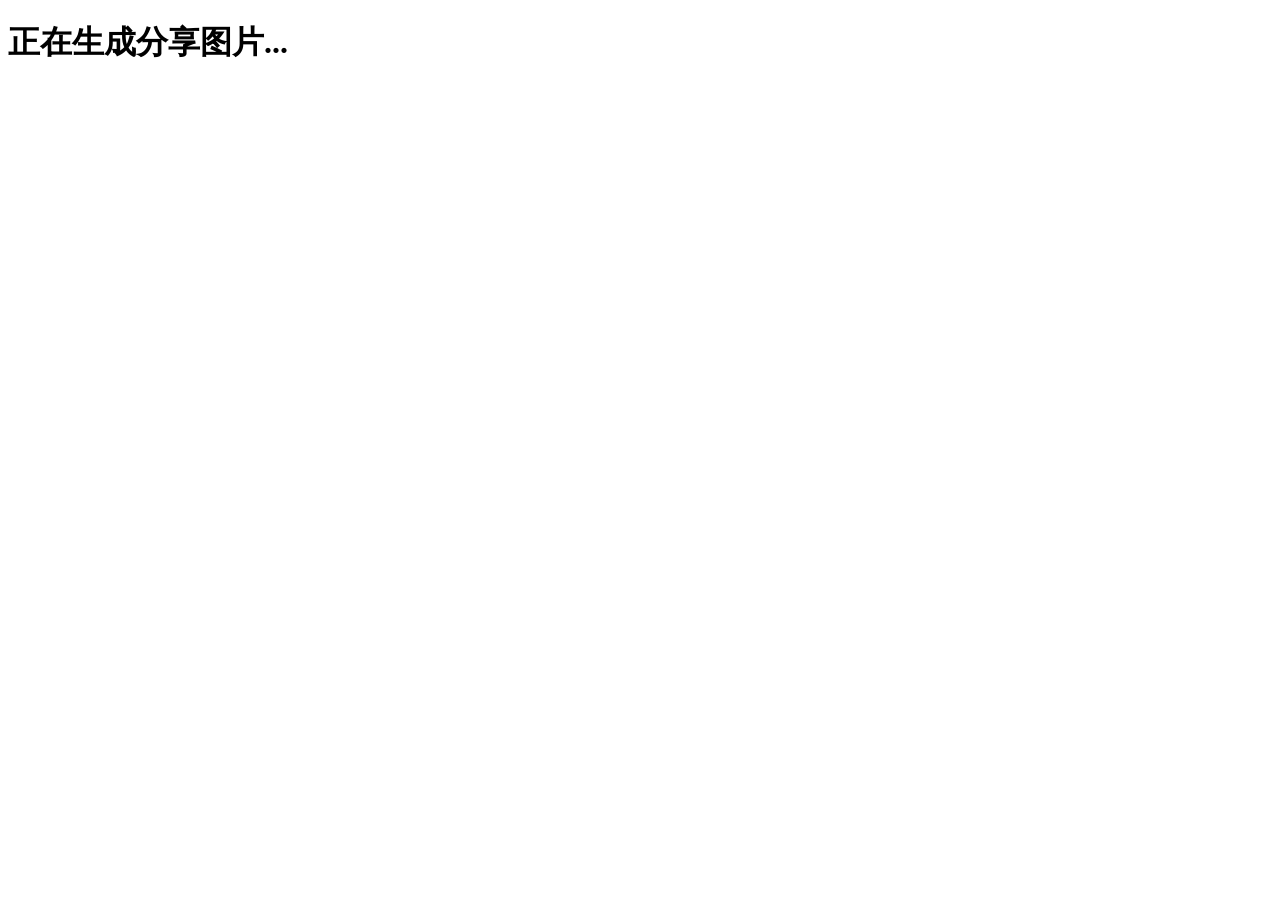
<file: generate-share-image.html>
<!DOCTYPE html>
<html>
<head>
    <meta charset="UTF-8">
    <title>生成分享图片</title>
</head>
<body>
    <h1>正在生成分享图片...</h1>
    <canvas id="canvas" width="1200" height="630" style="display:none;"></canvas>
    <script>
        const canvas = document.getElementById('canvas');
        const ctx = canvas.getContext('2d');

        // 绘制背景渐变
        const gradient = ctx.createLinearGradient(0, 0, 1200, 630);
        gradient.addColorStop(0, '#667eea');
        gradient.addColorStop(1, '#764ba2');
        ctx.fillStyle = gradient;
        ctx.fillRect(0, 0, 1200, 630);

        // 绘制星星装饰
        ctx.fillStyle = 'rgba(255, 255, 255, 0.6)';
        ctx.beginPath();
        ctx.arc(100, 100, 3, 0, Math.PI * 2);
        ctx.fill();

        ctx.beginPath();
        ctx.arc(1100, 150, 2, 0, Math.PI * 2);
        ctx.fill();

        ctx.beginPath();
        ctx.arc(200, 500, 2.5, 0, Math.PI * 2);
        ctx.fill();

        ctx.beginPath();
        ctx.arc(1000, 450, 3, 0, Math.PI * 2);
        ctx.fill();

        // 绘制标题
        ctx.fillStyle = '#ffffff';
        ctx.font = 'bold 72px Arial, sans-serif';
        ctx.textAlign = 'center';
        ctx.fillText('🎲 情绪骰子', 600, 120);

        ctx.font = '32px Arial, sans-serif';
        ctx.fillStyle = 'rgba(255, 255, 255, 0.9)';
        ctx.fillText('摇一摇，看今天什么状态', 600, 190);

        // 绘制骰子
        const diceGradient = ctx.createLinearGradient(520, 270, 680, 430);
        diceGradient.addColorStop(0, '#f093fb');
        diceGradient.addColorStop(1, '#f5576c');

        ctx.fillStyle = diceGradient;
        ctx.shadowColor = 'rgba(0, 0, 0, 0.3)';
        ctx.shadowBlur = 20;
        roundRect(ctx, 520, 270, 160, 160, 20);
        ctx.fill();
        ctx.shadowBlur = 0;

        // 绘制骰子点数
        ctx.fillStyle = 'rgba(255, 255, 255, 0.9)';
        ctx.beginPath();
        ctx.arc(570, 320, 12, 0, Math.PI * 2);
        ctx.fill();

        ctx.beginPath();
        ctx.arc(630, 320, 12, 0, Math.PI * 2);
        ctx.fill();

        ctx.beginPath();
        ctx.arc(600, 350, 12, 0, Math.PI * 2);
        ctx.fill();

        ctx.beginPath();
        ctx.arc(570, 380, 12, 0, Math.PI * 2);
        ctx.fill();

        ctx.beginPath();
        ctx.arc(630, 380, 12, 0, Math.PI * 2);
        ctx.fill();

        // 绘制问号
        ctx.fillStyle = 'rgba(255, 255, 255, 0.3)';
        ctx.font = 'bold 80px Arial, sans-serif';
        ctx.fillText('?', 600, 365);

        // 绘制8个主题标签
        ctx.fillStyle = 'rgba(255, 255, 255, 0.8)';
        ctx.font = '20px Arial, sans-serif';
        const themes = ['今日状态', '发疯', '祈愿', '玄学', '关系', '人生', '妈妈', '搭子'];
        const positions = [250, 350, 450, 550, 650, 750, 850, 950];

        themes.forEach((theme, i) => {
            ctx.fillText(theme, positions[i], 500);
        });

        // 绘制底部网址
        ctx.fillStyle = 'rgba(255, 255, 255, 0.7)';
        ctx.font = '24px Arial, sans-serif';
        ctx.fillText('emotion-dice.vercel.app', 600, 600);

        // 装饰圆圈
        ctx.fillStyle = 'rgba(255, 255, 255, 0.05)';
        ctx.beginPath();
        ctx.arc(100, 315, 80, 0, Math.PI * 2);
        ctx.fill();

        ctx.beginPath();
        ctx.arc(1100, 315, 60, 0, Math.PI * 2);
        ctx.fill();

        // 导出为PNG
        const dataURL = canvas.toDataURL('image/png');

        // 创建下载链接
        const link = document.createElement('a');
        link.download = 'share-image.png';
        link.href = dataURL;
        link.click();

        console.log('图片已生成！');

        function roundRect(ctx, x, y, width, height, radius) {
            ctx.beginPath();
            ctx.moveTo(x + radius, y);
            ctx.lineTo(x + width - radius, y);
            ctx.quadraticCurveTo(x + width, y, x + width, y + radius);
            ctx.lineTo(x + width, y + height - radius);
            ctx.quadraticCurveTo(x + width, y + height, x + width - radius, y + height);
            ctx.lineTo(x + radius, y + height);
            ctx.quadraticCurveTo(x, y + height, x, y + height - radius);
            ctx.lineTo(x, y + radius);
            ctx.quadraticCurveTo(x, y, x + radius, y);
            ctx.closePath();
        }
    </script>
</body>
</html>
</file>
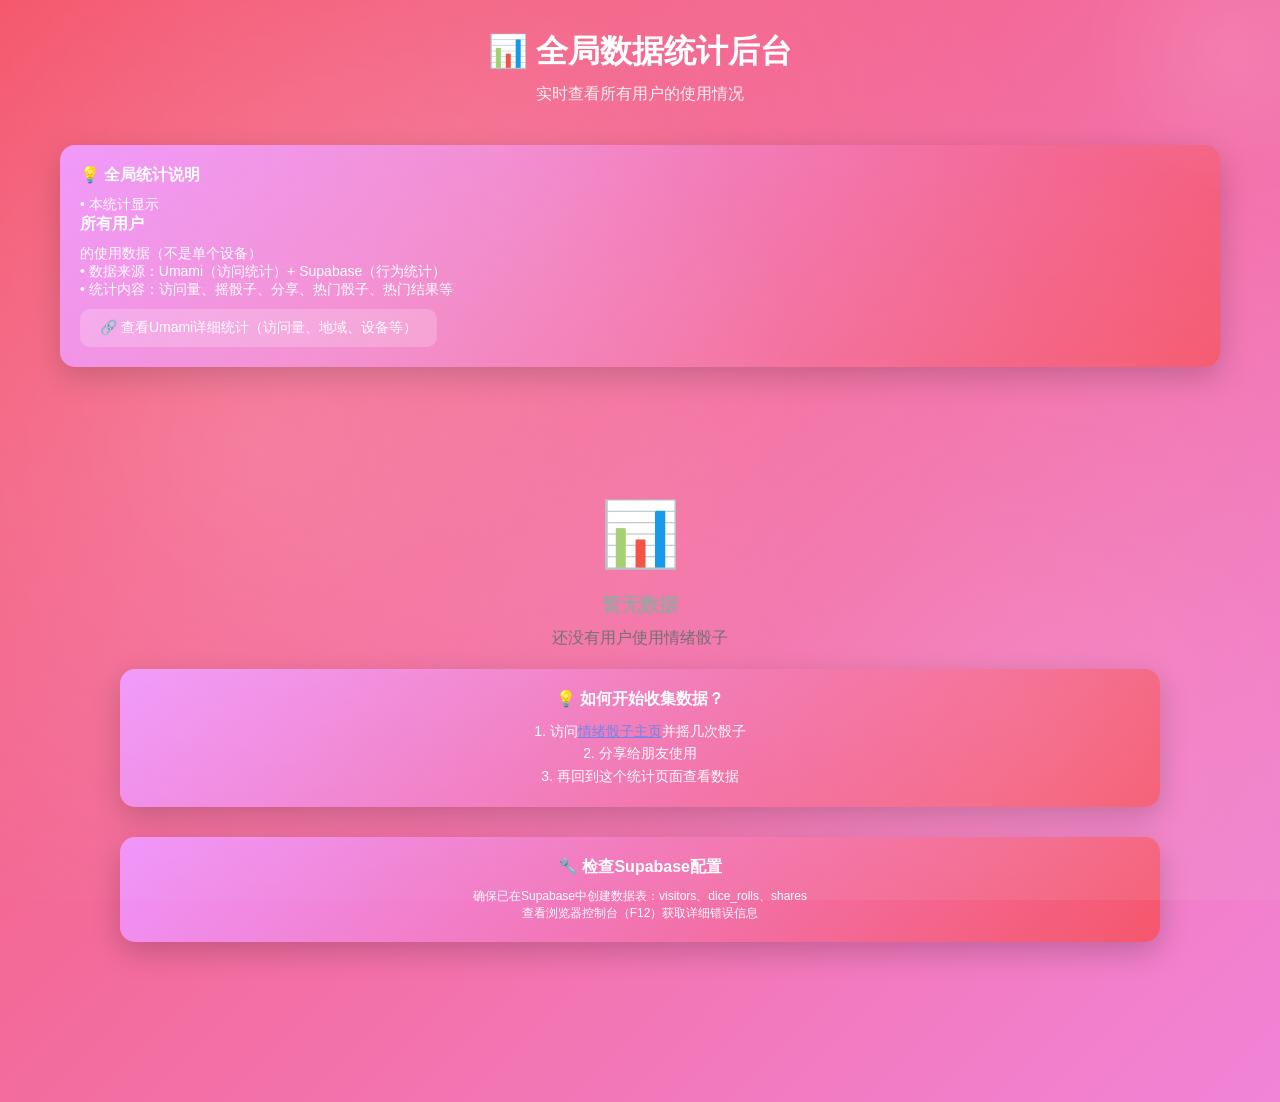
<file: global-admin.html>
<!DOCTYPE html>
<html lang="zh-CN">
<head>
    <meta charset="UTF-8">
    <meta name="viewport" content="width=device-width, initial-scale=1.0">
    <title>情绪骰子 - 全局数据统计后台</title>
    <link rel="stylesheet" href="css/style.css">
    <style>
        .admin-container {
            max-width: 1200px;
            margin: 0 auto;
            padding: 30px 20px;
        }

        .admin-header {
            text-align: center;
            margin-bottom: 40px;
        }

        .admin-header h1 {
            font-size: 32px;
            color: white;
            margin-bottom: 10px;
        }

        .info-box {
            background: linear-gradient(135deg, #f093fb 0%, #f5576c 100%);
            color: white;
            padding: 20px;
            border-radius: 15px;
            margin-bottom: 30px;
            font-size: 14px;
            box-shadow: 0 10px 30px rgba(0,0,0,0.2);
        }

        .info-box strong {
            display: block;
            margin-bottom: 10px;
            font-size: 16px;
        }

        .stats-grid {
            display: grid;
            grid-template-columns: repeat(auto-fit, minmax(180px, 1fr));
            gap: 20px;
            margin-bottom: 40px;
        }

        .stat-card {
            background: rgba(255,255,255,0.95);
            border-radius: 20px;
            padding: 20px;
            text-align: center;
            box-shadow: 0 10px 30px rgba(0,0,0,0.2);
            transition: transform 0.3s;
        }

        .stat-card:hover {
            transform: translateY(-5px);
        }

        .stat-number {
            font-size: 40px;
            font-weight: 900;
            background: linear-gradient(135deg, #667eea 0%, #764ba2 100%);
            -webkit-background-clip: text;
            -webkit-text-fill-color: transparent;
            background-clip: text;
            margin-bottom: 10px;
        }

        .stat-label {
            font-size: 14px;
            color: #666;
            font-weight: 500;
        }

        .section {
            background: rgba(255,255,255,0.95);
            border-radius: 20px;
            padding: 30px;
            margin-bottom: 30px;
            box-shadow: 0 10px 30px rgba(0,0,0,0.2);
        }

        .section h2 {
            font-size: 20px;
            margin-bottom: 20px;
            color: #333;
            display: flex;
            align-items: center;
            gap: 10px;
        }

        .chart-grid {
            display: grid;
            grid-template-columns: repeat(auto-fit, minmax(300px, 1fr));
            gap: 20px;
        }

        .chart-bar {
            display: flex;
            align-items: center;
            margin-bottom: 15px;
        }

        .chart-label {
            width: 100px;
            font-size: 14px;
            color: #666;
        }

        .chart-bar-fill {
            flex: 1;
            height: 30px;
            background: linear-gradient(135deg, #667eea 0%, #764ba2 100%);
            border-radius: 15px;
            display: flex;
            align-items: center;
            justify-content: flex-end;
            padding-right: 10px;
            color: white;
            font-weight: bold;
            font-size: 14px;
            transition: width 0.5s ease;
        }

        .daily-chart {
            display: flex;
            align-items: flex-end;
            gap: 8px;
            height: 200px;
            padding: 20px 0;
        }

        .daily-bar {
            flex: 1;
            background: linear-gradient(to top, #667eea, #764ba2);
            border-radius: 8px 8px 0 0;
            min-height: 20px;
            display: flex;
            flex-direction: column;
            align-items: center;
            justify-content: flex-start;
            padding-top: 5px;
            color: white;
            font-size: 12px;
            font-weight: bold;
        }

        .daily-bar-label {
            margin-top: 10px;
            font-size: 12px;
            color: white;
            text-align: center;
        }

        .share-stats {
            display: grid;
            grid-template-columns: repeat(auto-fit, minmax(120px, 1fr));
            gap: 15px;
            margin-top: 20px;
        }

        .share-stat-item {
            background: linear-gradient(135deg, #667eea 0%, #764ba2 100%);
            color: white;
            padding: 15px;
            border-radius: 15px;
            text-align: center;
        }

        .share-stat-number {
            font-size: 28px;
            font-weight: bold;
            margin-bottom: 5px;
        }

        .share-stat-label {
            font-size: 12px;
            opacity: 0.9;
        }

        .admin-actions {
            display: flex;
            gap: 15px;
            justify-content: center;
            margin-top: 40px;
            flex-wrap: wrap;
        }

        .empty-state {
            text-align: center;
            padding: 40px;
            color: #999;
        }

        .empty-state-icon {
            font-size: 64px;
            margin-bottom: 20px;
        }

        .loading {
            text-align: center;
            padding: 40px;
            color: #666;
        }

        .loading-spinner {
            border: 4px solid #f3f3f3;
            border-top: 4px solid #667eea;
            border-radius: 50%;
            width: 40px;
            height: 40px;
            animation: spin 1s linear infinite;
            margin: 0 auto 20px;
        }

        @keyframes spin {
            0% { transform: rotate(0deg); }
            100% { transform: rotate(360deg); }
        }

        .umami-link {
            display: inline-block;
            margin-top: 10px;
            padding: 10px 20px;
            background: rgba(255,255,255,0.2);
            border-radius: 10px;
            color: white;
            text-decoration: none;
            font-size: 14px;
            transition: all 0.3s;
        }

        .umami-link:hover {
            background: rgba(255,255,255,0.3);
            transform: translateY(-2px);
        }
    </style>
</head>
<body>
    <div class="admin-container">
        <div class="admin-header">
            <h1>📊 全局数据统计后台</h1>
            <p style="color: white; opacity: 0.9;">实时查看所有用户的使用情况</p>
        </div>

        <!-- 说明信息 -->
        <div class="info-box">
            <strong>💡 全局统计说明</strong>
            <p>• 本统计显示<strong>所有用户</strong>的使用数据（不是单个设备）</p>
            <p>• 数据来源：Umami（访问统计）+ Supabase（行为统计）</p>
            <p>• 统计内容：访问量、摇骰子、分享、热门骰子、热门结果等</p>
            <a href="https://cloud.umami.is/share/34118be7-d644-4577-a83d-3d8d001c2618" target="_blank" class="umami-link">
                🔗 查看Umami详细统计（访问量、地域、设备等）
            </a>
        </div>

        <!-- 加载提示 -->
        <div id="loadingIndicator" class="loading">
            <div class="loading-spinner"></div>
            <p>正在加载数据...</p>
        </div>

        <!-- 总览数据 -->
        <div class="stats-grid" id="statsGrid" style="display: none;">
            <div class="stat-card">
                <div class="stat-number" id="uniqueVisitors">0</div>
                <div class="stat-label">独立访客数</div>
            </div>
            <div class="stat-card">
                <div class="stat-number" id="totalRolls">0</div>
                <div class="stat-label">总摇骰次数</div>
            </div>
            <div class="stat-card">
                <div class="stat-number" id="totalShares">0</div>
                <div class="stat-label">总分享次数</div>
            </div>
            <div class="stat-card">
                <div class="stat-number" id="shareRate">0%</div>
                <div class="stat-label">分享转化率</div>
            </div>
        </div>

        <!-- 分享详情统计 -->
        <div class="section" id="shareSection" style="display: none;">
            <h2>📤 分享渠道统计</h2>
            <div class="share-stats" id="shareStats">
                <div class="share-stat-item">
                    <div class="share-stat-number" id="shareWechat">0</div>
                    <div class="share-stat-label">💬 微信</div>
                </div>
                <div class="share-stat-item">
                    <div class="share-stat-number" id="shareQQ">0</div>
                    <div class="share-stat-label">🐧 QQ</div>
                </div>
                <div class="share-stat-item">
                    <div class="share-stat-number" id="shareWeibo">0</div>
                    <div class="share-stat-label">📢 微博</div>
                </div>
                <div class="share-stat-item">
                    <div class="share-stat-number" id="shareLink">0</div>
                    <div class="share-stat-label">🔗 复制链接</div>
                </div>
                <div class="share-stat-item">
                    <div class="share-stat-number" id="shareImage">0</div>
                    <div class="share-stat-label">🖼️ 生成图片</div>
                </div>
            </div>
        </div>

        <div class="chart-grid" id="chartSection" style="display: none;">
            <!-- 热门骰子 -->
            <div class="section">
                <h2>🎲 热门骰子 TOP 8</h2>
                <div id="topDice"></div>
            </div>

            <!-- 热门结果 -->
            <div class="section">
                <h2>🏆 热门结果 TOP 10</h2>
                <div id="topResults"></div>
            </div>
        </div>

        <div class="chart-grid" id="trendSection" style="display: none;">
            <!-- 每日访问趋势 -->
            <div class="section">
                <h2>📈 近7日摇骰趋势</h2>
                <div id="dailyRolls" class="daily-chart"></div>
            </div>

            <!-- 每日分享趋势 -->
            <div class="section">
                <h2>📤 近7日分享趋势</h2>
                <div id="dailyShares" class="daily-chart"></div>
            </div>
        </div>

        <!-- 操作按钮 -->
        <div class="admin-actions" id="actionSection" style="display: none;">
            <button class="btn btn-primary" onclick="refreshStats()">🔄 刷新数据</button>
            <button class="btn btn-secondary" onclick="window.location.href='index.html'">🏠 返回首页</button>
        </div>
    </div>

    <script src="js/stats.js"></script>
    <script src="js/analytics.js"></script>
    <script src="js/supabase-client.js"></script>
    <script src="js/global-stats.js"></script>
    <script>
        // 初始化全局统计
        GlobalStatsController.init();

        // 显示统计数据
        async function displayStats() {
            try {
                console.log('开始加载全局统计数据...');

                const overview = await GlobalStatsController.getOverview();
                console.log('概览数据:', overview);

                const shareStats = await GlobalStatsController.getShareStats();
                console.log('分享数据:', shareStats);

                const topDice = await GlobalStatsController.getTopDice(8);
                console.log('热门骰子:', topDice);

                const topResults = await GlobalStatsController.getTopResults(10);
                console.log('热门结果:', topResults);

                const trends = await GlobalStatsController.getTrends();
                console.log('趋势数据:', trends);

                // 检查是否有数据
                const hasData = overview.totalRolls > 0 || overview.uniqueVisitors > 0;

                if (!hasData) {
                    // 显示无数据提示
                    document.getElementById('loadingIndicator').innerHTML = `
                        <div class="empty-state" style="padding: 60px 20px;">
                            <div class="empty-state-icon" style="font-size: 64px;">📊</div>
                            <h3 style="margin: 20px 0 10px;">暂无数据</h3>
                            <p style="color: #666; margin-bottom: 20px;">还没有用户使用情绪骰子</p>
                            <div class="info-box">
                                <strong>💡 如何开始收集数据？</strong>
                                <p style="margin-top: 10px; line-height: 1.6;">
                                    1. 访问<a href="index.html" target="_blank" style="color: #667eea;">情绪骰子主页</a>并摇几次骰子<br>
                                    2. 分享给朋友使用<br>
                                    3. 再回到这个统计页面查看数据
                                </p>
                            </div>
                            <div class="info-box" style="margin-top: 20px;">
                                <strong>🔧 检查Supabase配置</strong>
                                <p style="margin-top: 10px; font-size: 12px;">
                                    确保已在Supabase中创建数据表：visitors、dice_rolls、shares<br>
                                    查看浏览器控制台（F12）获取详细错误信息
                                </p>
                            </div>
                        </div>
                    `;
                    document.getElementById('statsGrid').style.display = 'none';
                    document.getElementById('shareSection').style.display = 'none';
                    document.getElementById('chartSection').style.display = 'none';
                    document.getElementById('trendSection').style.display = 'none';
                    document.getElementById('actionSection').style.display = 'none';
                    return;
                }

                // 更新总览
                document.getElementById('uniqueVisitors').textContent = overview.uniqueVisitors;
                document.getElementById('totalRolls').textContent = overview.totalRolls;
                document.getElementById('totalShares').textContent = overview.totalShares;
                document.getElementById('shareRate').textContent = overview.shareRate + '%';

                // 显示分享统计
                document.getElementById('shareWechat').textContent = shareStats.wechat || 0;
                document.getElementById('shareQQ').textContent = shareStats.qq || 0;
                document.getElementById('shareWeibo').textContent = shareStats.weibo || 0;
                document.getElementById('shareLink').textContent = shareStats.link || 0;
                document.getElementById('shareImage').textContent = shareStats.image || 0;

                // 显示热门骰子
                displayTopDice(topDice);

                // 显示热门结果
                displayTopResults(topResults);

                // 显示趋势
                displayTrends(trends);

                // 显示所有区域
                document.getElementById('loadingIndicator').style.display = 'none';
                document.getElementById('statsGrid').style.display = 'grid';
                document.getElementById('shareSection').style.display = 'block';
                document.getElementById('chartSection').style.display = 'grid';
                document.getElementById('trendSection').style.display = 'grid';
                document.getElementById('actionSection').style.display = 'flex';

            } catch (error) {
                console.error('加载统计失败:', error);
                document.getElementById('loadingIndicator').innerHTML = `
                    <div style="padding: 40px 20px; text-align: center;">
                        <p style="color: #e74c3c; font-size: 18px; margin-bottom: 10px;">⚠️ 数据加载失败</p>
                        <p style="color: #666; margin-bottom: 20px;">${error.message}</p>
                        <div class="info-box">
                            <strong>🔍 可能的原因：</strong>
                            <ul style="text-align: left; margin-top: 10px; line-height: 1.8;">
                                <li>Supabase数据表未创建或配置错误</li>
                                <li>网络连接问题</li>
                                <li>浏览器控制台有详细错误信息（按F12查看）</li>
                            </ul>
                        </div>
                        <button onclick="location.reload()" style="margin-top: 20px; padding: 12px 30px; background: #667eea; color: white; border: none; border-radius: 25px; cursor: pointer; font-size: 16px;">
                            🔄 重新加载
                        </button>
                    </div>
                `;
            }
        }

        // 显示热门骰子
        function displayTopDice(topDice) {
            const container = document.getElementById('topDice');

            if (!topDice || topDice.length === 0) {
                container.innerHTML = '<div class="empty-state"><div class="empty-state-icon">🎲</div><p>暂无数据</p></div>';
                return;
            }

            const maxCount = topDice[0].count;
            container.innerHTML = topDice.map(dice => `
                <div class="chart-bar">
                    <div class="chart-label">${dice.name}</div>
                    <div class="chart-bar-fill" style="width: ${(dice.count / maxCount * 100)}%">
                        ${dice.count}次
                    </div>
                </div>
            `).join('');
        }

        // 显示热门结果
        function displayTopResults(topResults) {
            const container = document.getElementById('topResults');

            if (!topResults || topResults.length === 0) {
                container.innerHTML = '<div class="empty-state"><div class="empty-state-icon">🏆</div><p>暂无数据</p></div>';
                return;
            }

            const maxCount = topResults[0].count;
            container.innerHTML = topResults.map(result => `
                <div class="chart-bar">
                    <div class="chart-label">${result.word}</div>
                    <div class="chart-bar-fill" style="width: ${(result.count / maxCount * 100)}%">
                        ${result.count}次
                    </div>
                </div>
            `).join('');
        }

        // 显示趋势
        function displayTrends(trends) {
            // 显示摇骰趋势
            const maxRolls = Math.max(...trends.map(d => d.rolls), 1);
            const rollsContainer = document.getElementById('dailyRolls');
            rollsContainer.innerHTML = trends.map(day => `
                <div style="flex: 1; display: flex; flex-direction: column; align-items: center;">
                    <div class="daily-bar" style="height: ${(day.rolls / maxRolls * 100)}%">
                        ${day.rolls > 0 ? day.rolls : ''}
                    </div>
                    <div class="daily-bar-label">${day.label}</div>
                </div>
            `).join('');

            // 显示分享趋势
            const maxShares = Math.max(...trends.map(d => d.shares), 1);
            const sharesContainer = document.getElementById('dailyShares');
            sharesContainer.innerHTML = trends.map(day => `
                <div style="flex: 1; display: flex; flex-direction: column; align-items: center;">
                    <div class="daily-bar" style="height: ${(day.shares / maxShares * 100)}%">
                        ${day.shares > 0 ? day.shares : ''}
                    </div>
                    <div class="daily-bar-label">${day.label}</div>
                </div>
            `).join('');
        }

        // 刷新数据
        function refreshStats() {
            document.getElementById('loadingIndicator').style.display = 'block';
            document.getElementById('statsGrid').style.display = 'none';
            document.getElementById('shareSection').style.display = 'none';
            document.getElementById('chartSection').style.display = 'none';
            document.getElementById('trendSection').style.display = 'none';
            document.getElementById('actionSection').style.display = 'none';
            displayStats();
        }

        // 初始显示
        displayStats();

        // 每30秒自动刷新
        setInterval(refreshStats, 30000);
    </script>
</body>
</html>
</file>
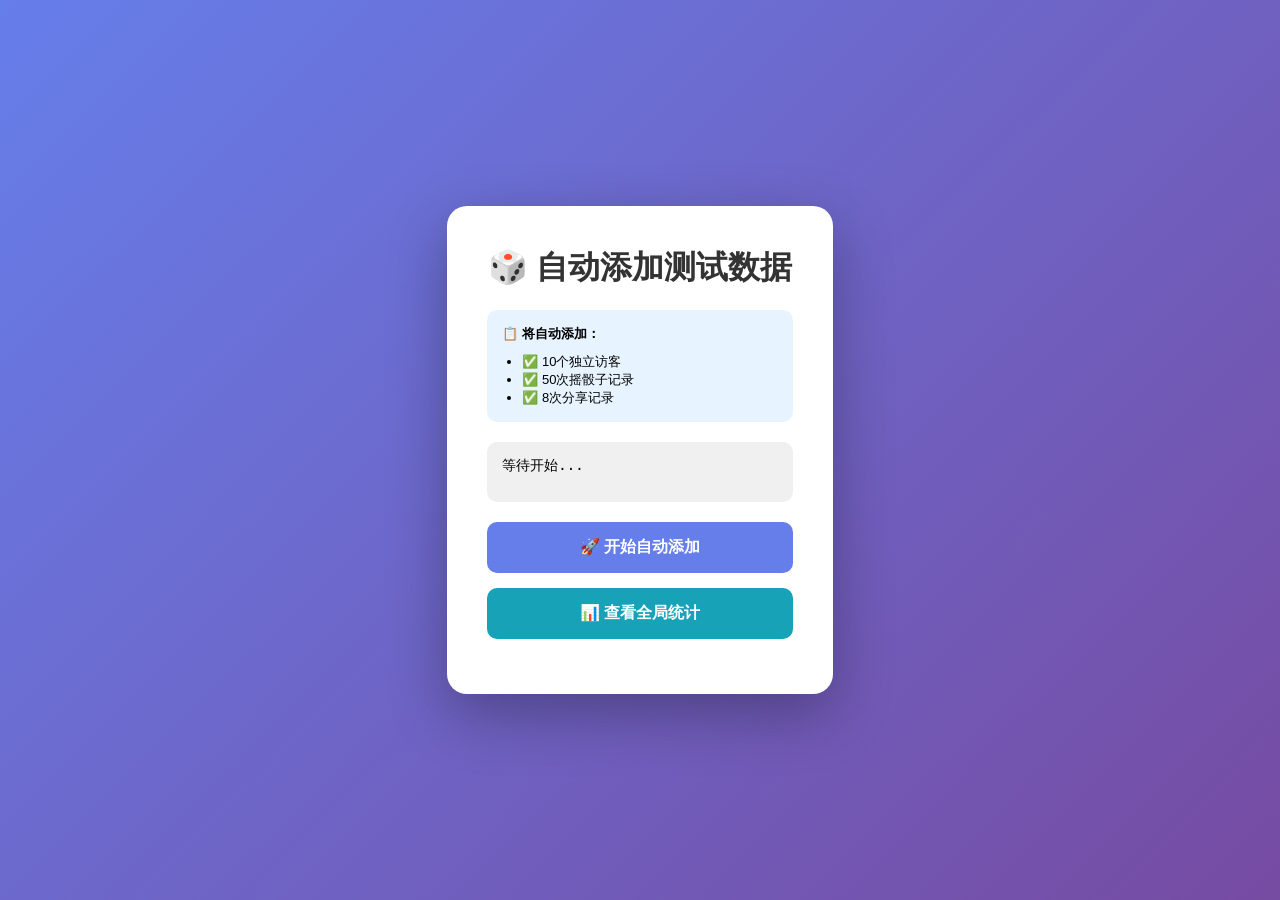
<file: inject-data.html>
<!DOCTYPE html>
<html lang="zh-CN">
<head>
    <meta charset="UTF-8">
    <meta name="viewport" content="width=device-width, initial-scale=1.0">
    <title>自动添加测试数据</title>
    <style>
        * {
            margin: 0;
            padding: 0;
            box-sizing: border-box;
        }

        body {
            font-family: Arial, sans-serif;
            background: linear-gradient(135deg, #667eea 0%, #764ba2 100%);
            min-height: 100vh;
            padding: 20px;
            display: flex;
            align-items: center;
            justify-content: center;
        }

        .container {
            background: white;
            border-radius: 20px;
            padding: 40px;
            max-width: 700px;
            box-shadow: 0 20px 60px rgba(0,0,0,0.3);
        }

        h1 {
            text-align: center;
            margin-bottom: 20px;
            color: #333;
        }

        .progress {
            background: #f0f0f0;
            border-radius: 10px;
            padding: 15px;
            margin-bottom: 20px;
            font-size: 14px;
            font-family: monospace;
            min-height: 60px;
        }

        .btn {
            width: 100%;
            padding: 15px;
            background: #667eea;
            color: white;
            border: none;
            border-radius: 10px;
            font-size: 16px;
            font-weight: bold;
            cursor: pointer;
            margin-bottom: 15px;
        }

        .btn:hover {
            background: #5568d3;
        }

        .btn:disabled {
            background: #ccc;
            cursor: not-allowed;
        }

        .status {
            padding: 15px;
            border-radius: 10px;
            margin-top: 20px;
            display: none;
        }

        .status.success {
            background: #d4edda;
            color: #155724;
            display: block;
        }

        .status.error {
            background: #f8d7da;
            color: #721c24;
            display: block;
        }

        .info {
            background: #e7f3ff;
            padding: 15px;
            border-radius: 10px;
            margin-bottom: 20px;
            font-size: 13px;
        }

        .success-actions {
            display: none;
            margin-top: 20px;
        }

        .success-actions button {
            background: #28a745;
        }
    </style>
</head>
<body>
    <div class="container">
        <h1>🎲 自动添加测试数据</h1>

        <div class="info">
            <strong>📋 将自动添加：</strong>
            <ul style="margin-left: 20px; margin-top: 10px;">
                <li>✅ 10个独立访客</li>
                <li>✅ 50次摇骰子记录</li>
                <li>✅ 8次分享记录</li>
            </ul>
        </div>

        <div id="progress" class="progress">等待开始...</div>

        <button id="startBtn" class="btn" onclick="startAdding()">🚀 开始自动添加</button>
        <button id="viewStatsBtn" class="btn" onclick="viewStats()" style="background: #17a2b8;">📊 查看全局统计</button>

        <div id="status" class="status"></div>

        <div id="successActions" class="success-actions">
            <button class="btn" onclick="window.location.href='global-admin.html'">📊 查看全局统计</button>
        </div>
    </div>

    <script src="js/supabase-client.js"></script>
    <script>
        const SUPABASE_CONFIG = {
            url: 'https://xwbhgojqgyaopqlhuqqd.supabase.co',
            key: 'eyJhbGciOiJIUzI1NiIsInR5cCI6IkpXVCJ9.eyJpc3MiOiJzdXBhYmFzZSIsInJlZiI6Inh3Ymhnb2pxZ3lhb3BxbGh1cXFkIiwicm9sZSI6ImFub24iLCJpYXQiOjE3NzY4OTM3NTUsImV4cCI6MjA5MjQ2OTc1NX0.vOFf9Td2Id-fUC12SCOxMNwtaSScM9crDDCDLe7d8sU'
        };

        const diceNames = ['今日状态', '今日发疯', '今日祈愿', '今日玄学', '今日关系', '今日人生', '今日妈妈', '今日搭子'];
        const results = [
            { word: '小爷来了', emoji: '😎', desc: '今天有气势，冲！' },
            { word: '清醒的NPC', emoji: '🤖', desc: '今天配合，但心里明白' },
            { word: '电量不足', emoji: '🪫', desc: '今天没能量' },
            { word: '继续营业', emoji: '😐', desc: '今天正常运转' },
            { word: '我爱工作', emoji: '😅', desc: '今天认命了' },
            { word: '想消失一下', emoji: '👻', desc: '想从所有人视线里消失' },
            { word: '想说不', emoji: '🙅', desc: '今天有一百个请求想拒绝' },
            { word: '求个心安', emoji: '🙏', desc: '今天只求踏实' }
        ];

        async function startAdding() {
            const btn = document.getElementById('startBtn');
            const progress = document.getElementById('progress');
            const status = document.getElementById('status');

            btn.disabled = true;
            btn.textContent = '⏳ 正在添加...';
            status.className = 'status';
            status.style.display = 'none';

            try {
                progress.textContent = '正在添加访客...';

                // 1. 添加10个访客
                const visitorIds = [];
                for (let i = 0; i < 10; i++) {
                    const visitorId = 'test_' + Date.now() + '_' + i;
                    visitorIds.push(visitorId);

                    await fetch(`${SUPABASE_CONFIG.url}/rest/v1/visitors`, {
                        method: 'POST',
                        headers: {
                            'apikey': SUPABASE_CONFIG.key,
                            'Authorization': `Bearer ${SUPABASE_CONFIG.key}`,
                            'Content-Type': 'application/json',
                            'Prefer': 'return=representation'
                        },
                        body: JSON.stringify({
                            visitor_id: visitorId,
                            device_type: Math.random() > 0.5 ? 'mobile' : 'desktop'
                        })
                    }).then(r => r.json());

                    progress.textContent = `正在添加访客... ${i + 1}/10`;
                }

                progress.textContent = '✅ 访客添加完成！正在添加摇骰子记录...';

                // 2. 添加50次摇骰子
                for (let i = 0; i < 50; i++) {
                    const diceName = diceNames[Math.floor(Math.random() * diceNames.length)];
                    const result = results[Math.floor(Math.random() * results.length)];
                    const visitorId = visitorIds[Math.floor(Math.random() * visitorIds.length)];

                    await fetch(`${SUPABASE_CONFIG.url}/rest/v1/dice_rolls`, {
                        method: 'POST',
                        headers: {
                            'apikey': SUPABASE_CONFIG.key,
                            'Authorization': `Bearer ${SUPABASE_CONFIG.key}`,
                            'Content-Type': 'application/json',
                            'Prefer': 'return=representation'
                        },
                        body: JSON.stringify({
                            visitor_id: visitorId,
                            dice_name: diceName,
                            dice_id: diceNames.indexOf(diceName).toString(),
                            result_word: result.word,
                            result_emoji: result.emoji,
                            result_desc: result.desc
                        })
                    });

                    if ((i + 1) % 10 === 0) {
                        progress.textContent = `正在添加摇骰子记录... ${i + 1}/50`;
                    }
                }

                progress.textContent = '✅ 摇骰子记录添加完成！正在添加分享记录...';

                // 3. 添加8次分享
                const shareTypes = ['wechat', 'qq', 'weibo', 'link', 'image'];
                for (let i = 0; i < 8; i++) {
                    const shareType = shareTypes[i % shareTypes.length];
                    const visitorId = visitorIds[Math.floor(Math.random() * visitorIds.length)];
                    const diceName = diceNames[Math.floor(Math.random() * diceNames.length)];
                    const resultWord = results[Math.floor(Math.random() * results.length)].word;

                    await fetch(`${SUPABASE_CONFIG.url}/rest/v1/shares`, {
                        method: 'POST',
                        headers: {
                            'apikey': SUPABASE_CONFIG.key,
                            'Authorization': `Bearer ${SUPABASE_CONFIG.key}`,
                            'Content-Type': 'application/json',
                            'Prefer': 'return=representation'
                        },
                        body: JSON.stringify({
                            visitor_id: visitorId,
                            share_type: shareType,
                            dice_name: diceName,
                            result_word: resultWord
                        })
                    });
                }

                progress.textContent = '✅✅✅ 所有数据添加完成！';

                status.className = 'status success';
                status.innerHTML = `
                    <h3>🎉 测试数据添加成功！</h3>
                    <p><strong>已添加：</strong></p>
                    <ul style="text-align: left; margin: 20px;">
                        <li>✅ 独立访客数：<strong>10</strong></li>
                        <li>✅ 摇骰子次数：<strong>50</strong></li>
                        <li>✅ 分享次数：<strong>8</strong></li>
                        <li>✅ 分享转化率：<strong>16%</strong></li>
                    </ul>
                    <p style="margin-top: 20px;">现在可以查看全局统计了！</p>
                `;

                btn.textContent = '✅ 添加完成';
                document.getElementById('successActions').style.display = 'block';

            } catch (error) {
                console.error('错误:', error);

                progress.textContent = '❌ 添加失败';

                status.className = 'status error';
                status.innerHTML = `
                    <h3>❌ 添加失败</h3>
                    <p style="margin-bottom: 15px;">${error.message}</p>
                    <div style="background: #fff3cd; padding: 15px; border-radius: 8px;">
                        <strong>🔧 可能的原因：</strong>
                        <ul style="text-align: left; margin-top: 10px;">
                            <li>Supabase表的RLS策略阻止了插入</li>
                            <li>需要在Supabase中修改RLS策略</li>
                        </ul>
                        <p style="margin-top: 10px;"><strong>解决方法：</strong></p>
                        <ol style="text-align: left; margin-top: 5px;">
                            <li>访问 <a href="https://supabase.com/dashboard" target="_blank">Supabase控制台</a></li>
                            <li>进入项目 → Authentication → Policies</li>
                            <li>为每个表（visitors、dice_rolls、shares）添加策略：</li>
                            <li style="margin-left: 20px;">CREATE POLICY "Enable insert" ON table_name FOR INSERT WITH CHECK (true);</li>
                        </ol>
                    </div>
                    <button onclick="location.reload()" style="margin-top: 15px; padding: 10px 20px; background: #667eea; color: white; border: none; border-radius: 8px; cursor: pointer;">🔄 重新加载</button>
                `;
                btn.disabled = false;
            }
        }

        function viewStats() {
            window.location.href = 'global-admin.html';
        }

        // 页面加载后自动开始
        window.onload = function() {
            setTimeout(() => {
                console.log('自动开始添加数据...');
                startAdding();
            }, 2000);
        };
    </script>
</body>
</html>
</file>
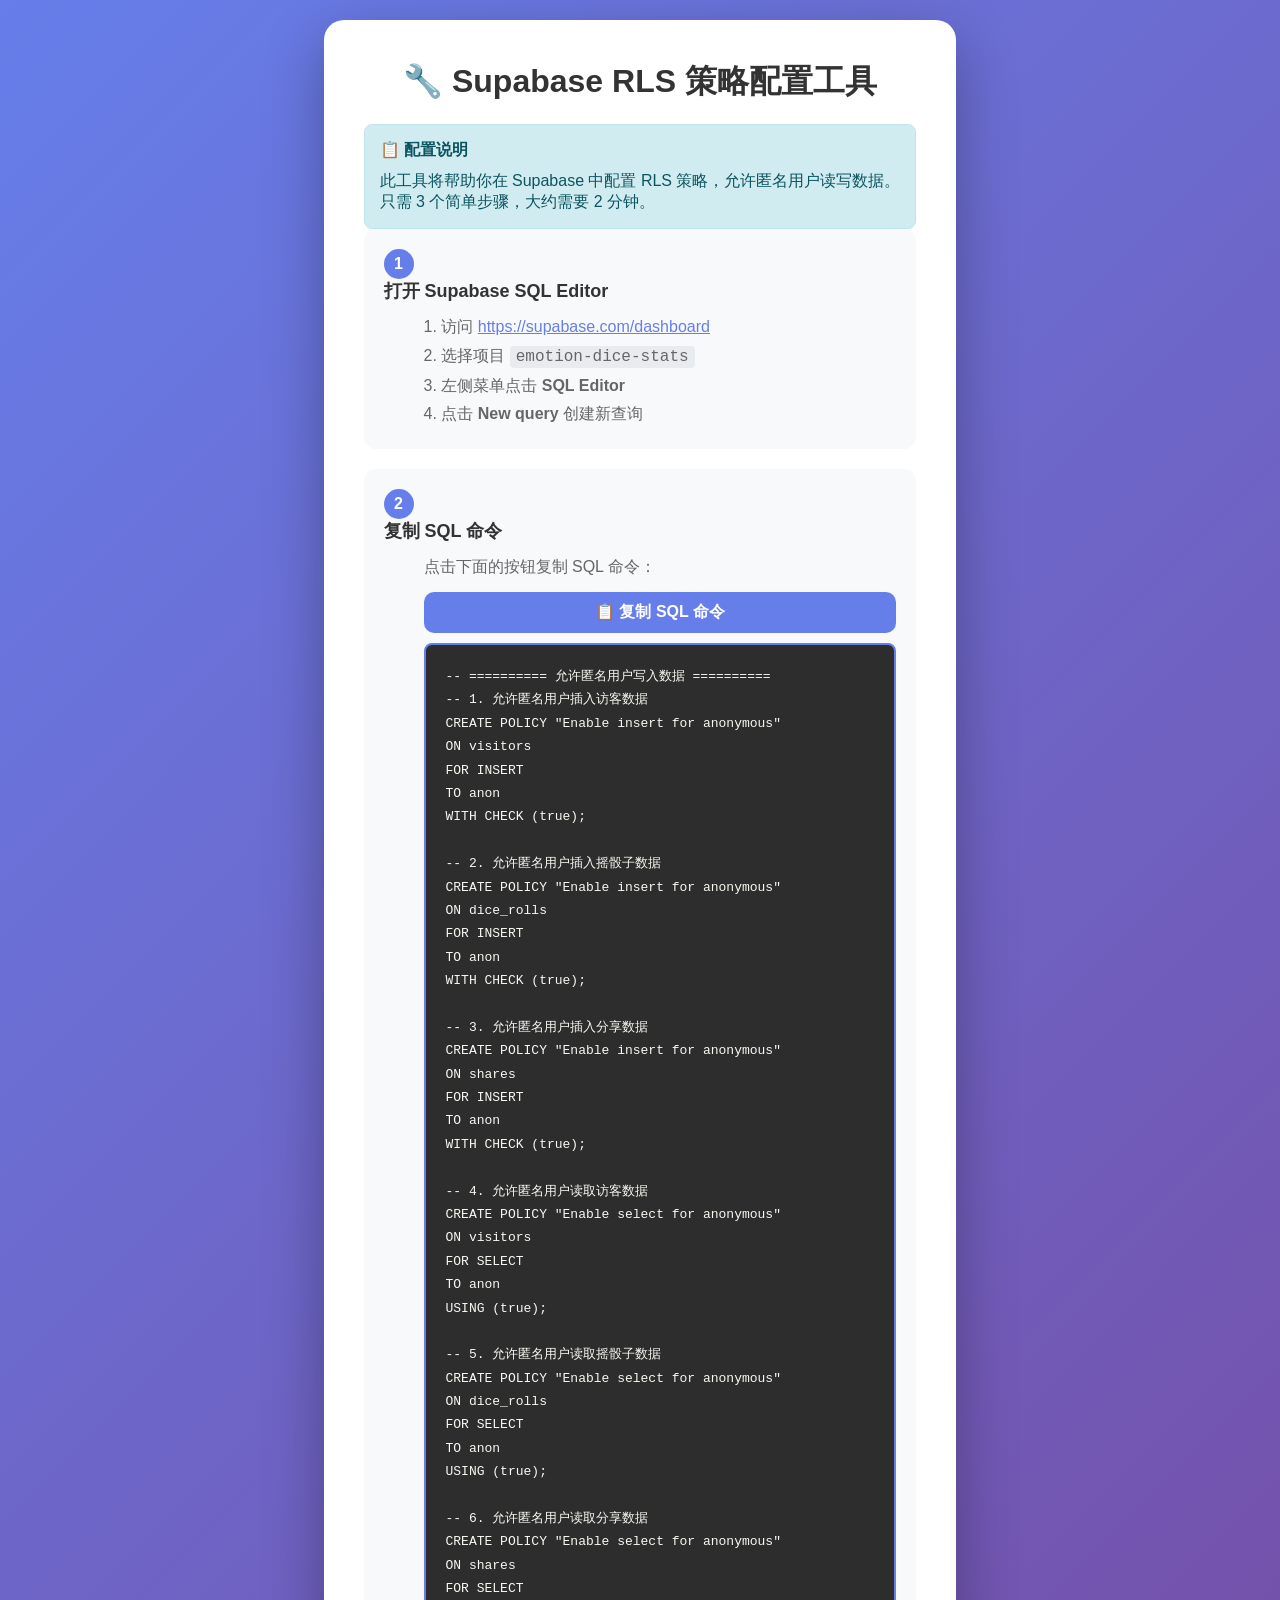
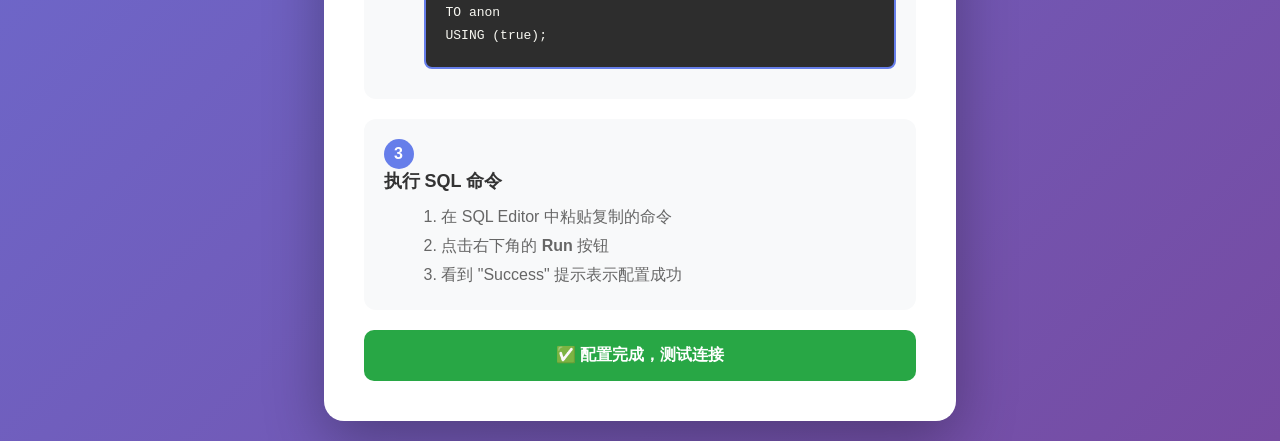
<file: setup-rls.html>
<!DOCTYPE html>
<html lang="zh-CN">
<head>
    <meta charset="UTF-8">
    <meta name="viewport" content="width=device-width, initial-scale=1.0">
    <title>Supabase RLS 策略配置工具</title>
    <style>
        * {
            margin: 0;
            padding: 0;
            box-sizing: border-box;
        }

        body {
            font-family: Arial, sans-serif;
            background: linear-gradient(135deg, #667eea 0%, #764ba2 100%);
            min-height: 100vh;
            padding: 20px;
            display: flex;
            align-items: center;
            justify-content: center;
        }

        .container {
            background: white;
            border-radius: 20px;
            padding: 40px;
            max-width: 800px;
            box-shadow: 0 20px 60px rgba(0,0,0,0.3);
        }

        h1 {
            text-align: center;
            margin-bottom: 20px;
            color: #333;
        }

        .step {
            background: #f8f9fa;
            border-radius: 12px;
            padding: 20px;
            margin-bottom: 20px;
        }

        .step-number {
            display: inline-block;
            background: #667eea;
            color: white;
            width: 30px;
            height: 30px;
            line-height: 30px;
            border-radius: 50%;
            text-align: center;
            margin-right: 10px;
            font-weight: bold;
        }

        .step-title {
            font-size: 18px;
            font-weight: bold;
            color: #333;
            margin-bottom: 10px;
        }

        .step-content {
            margin-left: 40px;
            color: #666;
            line-height: 1.8;
        }

        .sql-box {
            background: #2d2d2d;
            color: #f8f8f2;
            padding: 20px;
            border-radius: 8px;
            font-family: 'Courier New', monospace;
            font-size: 13px;
            overflow-x: auto;
            margin: 10px 0;
            border: 2px solid #667eea;
        }

        .sql-box pre {
            white-space: pre-wrap;
            word-wrap: break-word;
        }

        .btn {
            display: block;
            width: 100%;
            padding: 15px;
            background: #28a745;
            color: white;
            border: none;
            border-radius: 10px;
            font-size: 16px;
            font-weight: bold;
            cursor: pointer;
            margin-top: 20px;
            transition: background 0.3s;
        }

        .btn:hover {
            background: #218838;
        }

        .btn-copy {
            background: #667eea;
            margin-top: 10px;
            padding: 10px;
        }

        .btn-copy:hover {
            background: #5568d3;
        }

        .info {
            background: #d1ecf1;
            border: 1px solid #bee5eb;
            border-radius: 8px;
            padding: 15px;
            margin-top: 20px;
            color: #0c5460;
        }

        .info strong {
            display: block;
            margin-bottom: 10px;
        }

        code {
            background: #e9ecef;
            padding: 2px 6px;
            border-radius: 4px;
            font-family: 'Courier New', monospace;
        }
    </style>
</head>
<body>
    <div class="container">
        <h1>🔧 Supabase RLS 策略配置工具</h1>

        <div class="info">
            <strong>📋 配置说明</strong>
            此工具将帮助你在 Supabase 中配置 RLS 策略，允许匿名用户读写数据。<br>
            只需 3 个简单步骤，大约需要 2 分钟。
        </div>

        <div class="step">
            <span class="step-number">1</span>
            <div class="step-title">打开 Supabase SQL Editor</div>
            <div class="step-content">
                1. 访问 <a href="https://supabase.com/dashboard" target="_blank" style="color: #667eea;">https://supabase.com/dashboard</a><br>
                2. 选择项目 <code>emotion-dice-stats</code><br>
                3. 左侧菜单点击 <strong>SQL Editor</strong><br>
                4. 点击 <strong>New query</strong> 创建新查询
            </div>
        </div>

        <div class="step">
            <span class="step-number">2</span>
            <div class="step-title">复制 SQL 命令</div>
            <div class="step-content">
                点击下面的按钮复制 SQL 命令：<br>
                <button class="btn btn-copy" onclick="copySQL()">📋 复制 SQL 命令</button>
                <span id="copyStatus" style="color: #28a745; margin-left: 10px; display: none;">✅ 已复制！</span>

                <div class="sql-box">
                    <pre id="sqlCommands">-- ========== 允许匿名用户写入数据 ==========
-- 1. 允许匿名用户插入访客数据
CREATE POLICY "Enable insert for anonymous"
ON visitors
FOR INSERT
TO anon
WITH CHECK (true);

-- 2. 允许匿名用户插入摇骰子数据
CREATE POLICY "Enable insert for anonymous"
ON dice_rolls
FOR INSERT
TO anon
WITH CHECK (true);

-- 3. 允许匿名用户插入分享数据
CREATE POLICY "Enable insert for anonymous"
ON shares
FOR INSERT
TO anon
WITH CHECK (true);

-- 4. 允许匿名用户读取访客数据
CREATE POLICY "Enable select for anonymous"
ON visitors
FOR SELECT
TO anon
USING (true);

-- 5. 允许匿名用户读取摇骰子数据
CREATE POLICY "Enable select for anonymous"
ON dice_rolls
FOR SELECT
TO anon
USING (true);

-- 6. 允许匿名用户读取分享数据
CREATE POLICY "Enable select for anonymous"
ON shares
FOR SELECT
TO anon
USING (true);</pre>
                </div>
            </div>
        </div>

        <div class="step">
            <span class="step-number">3</span>
            <div class="step-title">执行 SQL 命令</div>
            <div class="step-content">
                1. 在 SQL Editor 中粘贴复制的命令<br>
                2. 点击右下角的 <strong>Run</strong> 按钮<br>
                3. 看到 "Success" 提示表示配置成功
            </div>
        </div>

        <button class="btn" onclick="testConnection()">✅ 配置完成，测试连接</button>

        <div class="info" id="testResult" style="display: none;">
            <strong>📊 测试结果</strong>
            <div id="testContent"></div>
        </div>
    </div>

    <script>
        // 复制 SQL 命令
        function copySQL() {
            const sqlText = document.getElementById('sqlCommands').innerText;
            navigator.clipboard.writeText(sqlText).then(() => {
                const status = document.getElementById('copyStatus');
                status.style.display = 'inline';
                setTimeout(() => {
                    status.style.display = 'none';
                }, 2000);
            });
        }

        // 测试连接
        async function testConnection() {
            const resultDiv = document.getElementById('testResult');
            const contentDiv = document.getElementById('testContent');

            resultDiv.style.display = 'block';
            contentDiv.innerHTML = '<p style="color: #666;">⏳ 正在测试连接...</p>';

            try {
                // 测试读取访客表
                const response = await fetch('https://xwbhgojqgyaopqlhuqqd.supabase.co/rest/v1/visitors?limit=1', {
                    headers: {
                        'apikey': 'eyJhbGciOiJIUzI1NiIsInR5cCI6IkpXVCJ9.eyJpc3MiOiJzdXBhYmFzZSIsInJlZiI6Inh3Ymhnb2pxZ3lhb3BxbGh1cXFkIiwicm9sZSI6ImFub24iLCJpYXQiOjE3NzY4OTM3NTUsImV4cCI6MjA5MjQ2OTc1NX0.vOFf9Td2Id-fUC12SCOxMNwtaSScM9crDDCDLe7d8sU',
                        'Authorization': 'Bearer eyJhbGciOiJIUzI1NiIsInR5cCI6IkpXVCJ9.eyJpc3MiOiJzdXBhYmFzZSIsInJlZiI6Inh3Ymhnb2pxZ3lhb3BxbGh1cXFkIiwicm9sZSI6ImFub24iLCJpYXQiOjE3NzY4OTM3NTUsImV4cCI6MjA5MjQ2OTc1NX0.vOFf9Td2Id-fUC12SCOxMNwtaSScM9crDDCDLe7d8sU'
                    }
                });

                if (response.ok) {
                    contentDiv.innerHTML = `
                        <p style="color: #28a745; font-weight: bold;">✅ RLS 策略配置成功！</p>
                        <p style="margin-top: 10px;">数据库连接正常，可以正常读写数据。</p>
                        <p style="margin-top: 10px;"><strong>下一步：</strong></p>
                        <ol style="margin-left: 20px; margin-top: 5px;">
                            <li><a href="inject-data.html" target="_blank" style="color: #667eea;">打开自动添加测试数据页面</a></li>
                            <li><a href="data-center.html" target="_blank" style="color: #667eea;">打开数据中心查看数据</a></li>
                        </ol>
                    `;
                } else {
                    contentDiv.innerHTML = `
                        <p style="color: #dc3545; font-weight: bold;">❌ 连接失败</p>
                        <p style="margin-top: 10px;">错误代码：${response.status}</p>
                        <p style="margin-top: 10px;">请确认：</p>
                        <ul style="margin-left: 20px; margin-top: 5px;">
                            <li>SQL 命令已成功执行</li>
                            <li>项目名称和 URL 正确</li>
                        </ul>
                    `;
                }
            } catch (error) {
                contentDiv.innerHTML = `
                    <p style="color: #dc3545; font-weight: bold;">❌ 测试失败</p>
                    <p style="margin-top: 10px;">错误信息：${error.message}</p>
                `;
            }
        }
    </script>
</body>
</html>
</file>
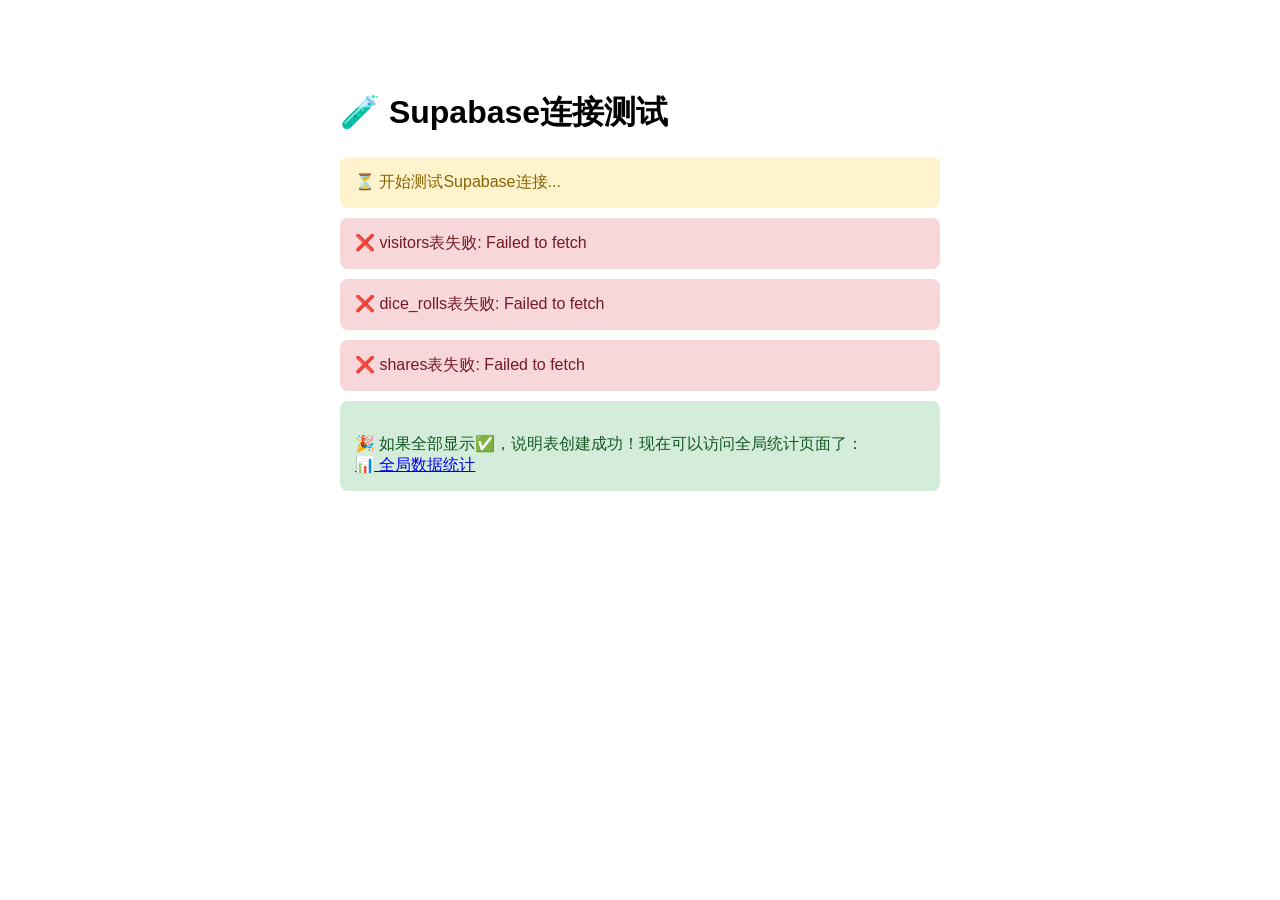
<file: test-supabase.html>
<!DOCTYPE html>
<html lang="zh-CN">
<head>
    <meta charset="UTF-8">
    <meta name="viewport" content="width=device-width, initial-scale=1.0">
    <title>测试Supabase连接</title>
    <style>
        body {
            font-family: Arial, sans-serif;
            max-width: 600px;
            margin: 50px auto;
            padding: 20px;
        }
        .test-item {
            padding: 15px;
            margin: 10px 0;
            border-radius: 8px;
        }
        .success {
            background: #d4edda;
            color: #155724;
        }
        .error {
            background: #f8d7da;
            color: #721c24;
        }
        .pending {
            background: #fff3cd;
            color: #856404;
        }
    </style>
</head>
<body>
    <h1>🧪 Supabase连接测试</h1>
    <div id="results"></div>

    <script>
        const SUPABASE_CONFIG = {
            url: 'https://xwbhgojqgyaopqlhuqqd.supabase.co',
            key: 'sb_publishable_JcgkknAzBdcpXaMCmWSBsg_ZHM3WHuu'
        };

        const results = document.getElementById('results');

        function addResult(message, status) {
            const div = document.createElement('div');
            div.className = `test-item ${status}`;
            div.innerHTML = message;
            results.appendChild(div);
        }

        async function testConnection() {
            addResult('⏳ 开始测试Supabase连接...', 'pending');

            // 测试1：访问visitors表
            try {
                const response = await fetch(`${SUPABASE_CONFIG.url}/rest/v1/visitors?limit=1`, {
                    headers: {
                        'apikey': SUPABASE_CONFIG.key,
                        'Authorization': `Bearer ${SUPABASE_CONFIG.key}`
                    }
                });

                if (response.ok) {
                    addResult('✅ visitors表连接成功！', 'success');
                } else {
                    addResult(`❌ visitors表错误: ${response.status}`, 'error');
                }
            } catch (error) {
                addResult(`❌ visitors表失败: ${error.message}`, 'error');
            }

            // 测试2：访问dice_rolls表
            try {
                const response = await fetch(`${SUPABASE_CONFIG.url}/rest/v1/dice_rolls?limit=1`, {
                    headers: {
                        'apikey': SUPABASE_CONFIG.key,
                        'Authorization': `Bearer ${SUPABASE_CONFIG.key}`
                    }
                });

                if (response.ok) {
                    addResult('✅ dice_rolls表连接成功！', 'success');
                } else {
                    addResult(`❌ dice_rolls表错误: ${response.status}`, 'error');
                }
            } catch (error) {
                addResult(`❌ dice_rolls表失败: ${error.message}`, 'error');
            }

            // 测试3：访问shares表
            try {
                const response = await fetch(`${SUPABASE_CONFIG.url}/rest/v1/shares?limit=1`, {
                    headers: {
                        'apikey': SUPABASE_CONFIG.key,
                        'Authorization': `Bearer ${SUPABASE_CONFIG.key}`
                    }
                });

                if (response.ok) {
                    addResult('✅ shares表连接成功！', 'success');
                } else {
                    addResult(`❌ shares表错误: ${response.status}`, 'error');
                }
            } catch (error) {
                addResult(`❌ shares表失败: ${error.message}`, 'error');
            }

            addResult('<br>🎉 如果全部显示✅，说明表创建成功！现在可以访问全局统计页面了：<br><a href="https://qjianxun750-stack.github.io/emotion-dice/global-admin.html" target="_blank">📊 全局数据统计</a>', 'success');
        }

        testConnection();
    </script>
</body>
</html>
</file>
<file: css/style.css>
/* ========== 全局样式 ========== */
* {
    margin: 0;
    padding: 0;
    box-sizing: border-box;
}

/* 背景装饰 */
.bg-decoration {
    position: fixed;
    top: 0;
    left: 0;
    width: 100%;
    height: 100%;
    pointer-events: none;
    z-index: 0;
    overflow: hidden;
}

.star {
    position: absolute;
    width: 4px;
    height: 4px;
    background: white;
    border-radius: 50%;
    animation: twinkle 3s ease-in-out infinite;
}

.star-1 { top: 10%; left: 15%; animation-delay: 0s; }
.star-2 { top: 20%; right: 20%; animation-delay: 0.5s; }
.star-3 { top: 60%; left: 10%; animation-delay: 1s; }
.star-4 { top: 70%; right: 15%; animation-delay: 1.5s; }
.star-5 { top: 40%; left: 80%; animation-delay: 2s; }

@keyframes twinkle {
    0%, 100% { opacity: 0.3; transform: scale(1); }
    50% { opacity: 1; transform: scale(1.5); }
}

.circle {
    position: absolute;
    border-radius: 50%;
    background: radial-gradient(circle, rgba(255,255,255,0.15) 0%, transparent 70%);
    animation: floatCircle 15s ease-in-out infinite;
}

.circle-1 {
    width: 200px;
    height: 200px;
    top: 5%;
    left: -50px;
    animation-delay: 0s;
}

.circle-2 {
    width: 150px;
    height: 150px;
    bottom: 10%;
    right: -30px;
    animation-delay: 5s;
}

@keyframes floatCircle {
    0%, 100% { transform: translate(0, 0) scale(1); }
    50% { transform: translate(30px, -30px) scale(1.1); }
}

/* 粒子特效 */
.particles-container {
    position: fixed;
    top: 0;
    left: 0;
    width: 100%;
    height: 100%;
    pointer-events: none;
    z-index: 100;
}

.particle {
    position: absolute;
    width: 10px;
    height: 10px;
    border-radius: 50%;
    animation: particleExplode 1s ease-out forwards;
}

@keyframes particleExplode {
    0% {
        transform: translate(0, 0) scale(1);
        opacity: 1;
    }
    100% {
        transform: translate(var(--tx), var(--ty)) scale(0);
        opacity: 0;
    }
}

/* 彩色纸屑 */
.confetti {
    position: absolute;
    width: 8px;
    height: 16px;
    animation: confettiFall 3s ease-out forwards;
}

@keyframes confettiFall {
    0% {
        transform: translateY(0) rotate(0deg);
        opacity: 1;
    }
    100% {
        transform: translateY(100vh) rotate(720deg);
        opacity: 0;
    }
}

body {
    font-family: -apple-system, BlinkMacSystemFont, 'Segoe UI', 'PingFang SC', 'Hiragino Sans GB', 'Microsoft YaHei', sans-serif;
    background: linear-gradient(-45deg, #667eea, #764ba2, #f093fb, #f5576c);
    background-size: 400% 400%;
    animation: gradientShift 15s ease infinite;
    min-height: 100vh;
    overflow-x: hidden;
    color: #333;
    position: relative;
    transition: background 1s ease;
}

/* ========== 8个骰子主题的背景渲染效果 ========== */

/* 1. 今日状态骰 - 活力能量 */
body.theme-status {
    background: linear-gradient(-45deg, #FF6B6B, #FF8E53, #FFA07A, #FF6B6B);
    background-size: 400% 400%;
}

body.theme-status::before {
    background-image:
        radial-gradient(circle at 20% 50%, rgba(255,255,255,0.2) 0%, transparent 50%),
        radial-gradient(circle at 80% 80%, rgba(255,255,255,0.15) 0%, transparent 50%);
}

/* 能量波动效果 */
body.theme-status .bg-decoration::after {
    content: '';
    position: absolute;
    top: 0;
    left: 0;
    width: 100%;
    height: 100%;
    background:
        repeating-linear-gradient(90deg, transparent, transparent 50px, rgba(255,255,255,0.03) 50px, rgba(255,255,255,0.03) 51px);
    animation: energyWave 3s linear infinite;
}

@keyframes energyWave {
    0% { transform: translateX(0); }
    100% { transform: translateX(51px); }
}

/* 2. 发疯骰 - 混沌爆发 */
body.theme-crazy {
    background: linear-gradient(-45deg, #FF006E, #8338EC, #FF006E, #FF4D6D);
    background-size: 400% 400%;
}

/* 混乱线条效果 */
body.theme-crazy .bg-decoration::after {
    content: '';
    position: absolute;
    top: 0;
    left: 0;
    width: 100%;
    height: 100%;
    background:
        linear-gradient(45deg, transparent 48%, rgba(255,255,255,0.05) 49%, rgba(255,255,255,0.05) 51%, transparent 52%),
        linear-gradient(-45deg, transparent 48%, rgba(255,255,255,0.05) 49%, rgba(255,255,255,0.05) 51%, transparent 52%);
    animation: crazyLines 2s linear infinite;
}

@keyframes crazyLines {
    0% { opacity: 0.3; }
    50% { opacity: 0.8; }
    100% { opacity: 0.3; }
}

/* 3. 祈愿骰 - 温暖祈愿 */
body.theme-wish {
    background: linear-gradient(-45deg, #8338EC, #9D4EDD, #C77DFF, #8338EC);
    background-size: 400% 400%;
}

/* 上升的光点效果 */
body.theme-wish .bg-decoration::after {
    content: '';
    position: absolute;
    top: 0;
    left: 0;
    width: 100%;
    height: 100%;
    background-image:
        radial-gradient(circle, rgba(255,255,255,0.15) 1px, transparent 1px),
        radial-gradient(circle, rgba(255,255,255,0.1) 2px, transparent 2px);
    background-size: 100px 100px, 150px 150px;
    animation: wishRise 8s linear infinite;
}

@keyframes wishRise {
    0% { transform: translateY(0); opacity: 0; }
    50% { opacity: 1; }
    100% { transform: translateY(-100vh); opacity: 0; }
}

/* 4. 玄学骰 - 神秘星空 */
body.theme-metaphysics {
    background: linear-gradient(-45deg, #FFB703, #FB8500, #FFB703, #F77F00);
    background-size: 400% 400%;
}

/* 星空符文效果 */
body.theme-metaphysics .bg-decoration::after {
    content: '';
    position: absolute;
    top: 0;
    left: 0;
    width: 100%;
    height: 100%;
    background-image:
        radial-gradient(circle, rgba(255,255,255,0.2) 2px, transparent 2px),
        radial-gradient(circle, rgba(255,255,255,0.15) 3px, transparent 3px);
    background-size: 80px 80px, 120px 120px;
    animation: starRotate 20s linear infinite;
}

@keyframes starRotate {
    0% { transform: rotate(0deg); }
    100% { transform: rotate(360deg); }
}

/* 5. 关系骰 - 温馨关系 */
body.theme-relationship {
    background: linear-gradient(-45deg, #FB5607, #FF6D00, #FF9E00, #FB5607);
    background-size: 400% 400%;
}

/* 心形连结效果 */
body.theme-relationship .bg-decoration::after {
    content: '';
    position: absolute;
    top: 0;
    left: 0;
    width: 100%;
    height: 100%;
    background-image:
        radial-gradient(circle, rgba(255,255,255,0.1) 20px, transparent 20px),
        radial-gradient(circle, rgba(255,255,255,0.08) 30px, transparent 30px);
    background-size: 100px 100px;
    background-position: 0 0, 50px 50px;
    animation: heartBeat 3s ease-in-out infinite;
}

@keyframes heartBeat {
    0%, 100% { transform: scale(1); opacity: 0.5; }
    50% { transform: scale(1.1); opacity: 0.8; }
}

/* 6. 人生骰 - 庄重人生 */
body.theme-life {
    background: linear-gradient(-45deg, #3A86FF, #4361EE, #4895EF, #3A86FF);
    background-size: 400% 400%;
}

/* 时钟转动效果 */
body.theme-life .bg-decoration::after {
    content: '';
    position: absolute;
    top: 50%;
    left: 50%;
    transform: translate(-50%, -50%);
    width: 400px;
    height: 400px;
    border: 2px solid rgba(255,255,255,0.1);
    border-radius: 50%;
    animation: clockRotate 30s linear infinite;
}

body.theme-life .bg-decoration::before {
    content: '';
    position: absolute;
    top: 50%;
    left: 50%;
    transform: translate(-50%, -50%);
    width: 300px;
    height: 300px;
    border: 1px solid rgba(255,255,255,0.08);
    border-radius: 50%;
    animation: clockRotate 25s linear infinite reverse;
}

@keyframes clockRotate {
    0% { transform: translate(-50%, -50%) rotate(0deg); }
    100% { transform: translate(-50%, -50%) rotate(360deg); }
}

/* 7. 妈妈骰 - 温暖妈妈 */
body.theme-mom {
    background: linear-gradient(-45deg, #06FFB4, #38B000, #06FFB4, #008000);
    background-size: 400% 400%;
}

/* 柔和光芒效果 */
body.theme-mom .bg-decoration::after {
    content: '';
    position: absolute;
    top: 50%;
    left: 50%;
    transform: translate(-50%, -50%);
    width: 600px;
    height: 600px;
    background: radial-gradient(circle, rgba(255,255,255,0.1) 0%, transparent 70%);
    animation: warmGlow 4s ease-in-out infinite;
}

@keyframes warmGlow {
    0%, 100% { transform: translate(-50%, -50%) scale(1); opacity: 0.5; }
    50% { transform: translate(-50%, -50%) scale(1.2); opacity: 0.8; }
}

/* 8. 搭子骰 - 轻松搭子 */
body.theme-partner {
    background: linear-gradient(-45deg, #FF69B4, #FFB3BA, #FF69B4, #FFB6C1);
    background-size: 400% 400%;
}

/* 彩色粒子效果 */
body.theme-partner .bg-decoration::after {
    content: '';
    position: absolute;
    top: 0;
    left: 0;
    width: 100%;
    height: 100%;
    background-image:
        radial-gradient(circle, rgba(255,105,180,0.15) 5px, transparent 5px),
        radial-gradient(circle, rgba(255,179,186,0.12) 8px, transparent 8px),
        radial-gradient(circle, rgba(255,182,193,0.1) 6px, transparent 6px);
    background-size: 100px 100px, 150px 150px, 120px 120px;
    animation: particleFloat 10s ease-in-out infinite;
}

@keyframes particleFloat {
    0%, 100% { transform: translateY(0) translateX(0); }
    25% { transform: translateY(-20px) translateX(10px); }
    50% { transform: translateY(-10px) translateX(-10px); }
    75% { transform: translateY(-30px) translateX(5px); }
}

@keyframes gradientShift {
    0% { background-position: 0% 50%; }
    50% { background-position: 100% 50%; }
    100% { background-position: 0% 50%; }
}

/* 背景装饰粒子 */
body::before {
    content: '';
    position: fixed;
    top: 0;
    left: 0;
    width: 100%;
    height: 100%;
    background-image: 
        radial-gradient(circle at 20% 50%, rgba(255,255,255,0.15) 0%, transparent 50%),
        radial-gradient(circle at 80% 80%, rgba(255,255,255,0.1) 0%, transparent 50%),
        radial-gradient(circle at 40% 20%, rgba(255,255,255,0.08) 0%, transparent 50%);
    pointer-events: none;
    z-index: 0;
}

/* 浮动装饰圆 */
body::after {
    content: '';
    position: fixed;
    top: -100px;
    right: -100px;
    width: 300px;
    height: 300px;
    background: radial-gradient(circle, rgba(255,255,255,0.1) 0%, transparent 70%);
    border-radius: 50%;
    animation: float 20s ease-in-out infinite;
    pointer-events: none;
    z-index: 0;
}

@keyframes float {
    0%, 100% { transform: translate(0, 0) rotate(0deg); }
    33% { transform: translate(-50px, 50px) rotate(120deg); }
    66% { transform: translate(50px, -50px) rotate(240deg); }
}

.container {
    max-width: 100%;
    margin: 0 auto;
    padding: 20px 15px;
    min-height: 100vh;
    position: relative;
    z-index: 1;
}

/* ========== 头部 ========== */
.header {
    text-align: center;
    color: white;
    margin-bottom: 25px;
    text-shadow: 0 2px 10px rgba(0,0,0,0.2);
}

.title {
    font-size: 36px;
    font-weight: 900;
    margin-bottom: 8px;
    background: linear-gradient(to right, #fff, #ffd700);
    -webkit-background-clip: text;
    -webkit-text-fill-color: transparent;
    background-clip: text;
    filter: drop-shadow(0 2px 4px rgba(0,0,0,0.3));
}

.subtitle {
    font-size: 15px;
    opacity: 0.95;
    font-weight: 300;
    letter-spacing: 1px;
}

/* ========== 骰子选择器 - 卡片式布局 ========== */
/* ========== 玩法模式切换 ========== */
.mode-selector {
    margin-bottom: 25px;
}

.mode-tabs {
    display: flex;
    gap: 10px;
    justify-content: center;
    margin-bottom: 10px;
}

.mode-tab {
    padding: 12px 28px;
    background: rgba(255, 255, 255, 0.15);
    backdrop-filter: blur(10px);
    border: 2px solid rgba(255, 255, 255, 0.3);
    border-radius: 25px;
    color: white;
    font-size: 15px;
    font-weight: 600;
    cursor: pointer;
    transition: all 0.3s ease;
}

.mode-tab:hover {
    background: rgba(255, 255, 255, 0.25);
    transform: translateY(-2px);
}

.mode-tab.active {
    background: linear-gradient(135deg, rgba(102, 126, 234, 0.9) 0%, rgba(118, 75, 162, 0.9) 100%);
    border-color: transparent;
    box-shadow: 0 4px 15px rgba(102, 126, 234, 0.4);
}

/* ========== 组合骰子选择器 ========== */
.combo-selector {
    margin-bottom: 30px;
}

.combo-cards {
    display: flex;
    gap: 15px;
    justify-content: center;
    padding: 0 10px;
}

.combo-card {
    background: rgba(255, 255, 255, 0.95);
    backdrop-filter: blur(20px);
    border-radius: 16px;
    padding: 20px;
    text-align: center;
    cursor: pointer;
    transition: all 0.3s cubic-bezier(0.34, 1.56, 0.64, 1);
    border: 2px solid transparent;
    box-shadow: 0 4px 15px rgba(0, 0, 0, 0.1);
    min-width: 140px;
}

.combo-card:hover {
    transform: translateY(-3px);
    box-shadow: 0 8px 25px rgba(102, 126, 234, 0.2);
}

.combo-card.selected {
    border-color: #667eea;
    box-shadow: 0 4px 20px rgba(102, 126, 234, 0.3);
    background: rgba(102, 126, 234, 0.1);
}

.combo-icon {
    font-size: 36px;
    margin-bottom: 8px;
    display: block;
}

.combo-title {
    font-size: 16px;
    font-weight: bold;
    color: #333;
    margin-bottom: 5px;
}

.combo-desc {
    font-size: 12px;
    color: #666;
    line-height: 1.4;
}

.combo-dice-preview {
    display: flex;
    justify-content: center;
    gap: 8px;
    margin-top: 10px;
}

.combo-dice-preview span {
    display: inline-flex;
    align-items: center;
    justify-content: center;
    width: 28px;
    height: 28px;
    background: linear-gradient(135deg, #f8f9fa 0%, #e9ecef 100%);
    border-radius: 8px;
    font-size: 12px;
    font-weight: bold;
    color: #667eea;
}

/* ========== 三个骰子并排展示 ========== */
.combo-dice-area {
    display: none;
    margin: 30px 0;
}

.combo-dice-area.active {
    display: block;
}

.three-dice-container {
    display: flex;
    justify-content: center;
    align-items: center;
    gap: 40px;
    margin: 40px 0;
    flex-wrap: wrap;
}

.single-dice-wrapper {
    display: flex;
    flex-direction: column;
    align-items: center;
}

.dice-label {
    font-size: 20px;
    font-weight: bold;
    color: white;
    margin-bottom: 25px;
    text-shadow: 0 2px 8px rgba(0, 0, 0, 0.3);
    letter-spacing: 2px;
}

/* 摇骰按钮 */
.combo-roll-container {
    text-align: center;
    margin: 40px 0 30px;
}

.combo-roll-button {
    background: linear-gradient(135deg, #667eea 0%, #764ba2 100%);
    color: white;
    border: none;
    padding: 18px 50px;
    font-size: 20px;
    font-weight: bold;
    border-radius: 50px;
    cursor: pointer;
    box-shadow: 0 8px 25px rgba(102, 126, 234, 0.4);
    transition: all 0.3s;
}

.combo-roll-button:hover {
    transform: translateY(-3px);
    box-shadow: 0 12px 35px rgba(102, 126, 234, 0.5);
}

.combo-roll-button:active {
    transform: translateY(-1px);
}

.combo-roll-button:disabled {
    opacity: 0.6;
    cursor: not-allowed;
    transform: none;
}

/* 解签文案 */
.combo-interpretation-area {
    text-align: center;
    margin-top: 30px;
    opacity: 0;
    transform: translateY(20px);
    transition: all 0.5s ease;
}

.combo-interpretation-area.show {
    opacity: 1;
    transform: translateY(0);
}

.interpretation-content {
    background: rgba(255, 255, 255, 0.95);
    backdrop-filter: blur(20px);
    border-radius: 16px;
    padding: 25px 30px;
    font-size: 18px;
    line-height: 1.8;
    color: #333;
    box-shadow: 0 8px 25px rgba(0, 0, 0, 0.15);
    max-width: 600px;
    margin: 0 auto;
}

/* 响应式 */
@media (max-width: 768px) {
    .three-dice-container {
        gap: 25px;
    }

    .dice-label {
        font-size: 18px;
        margin-bottom: 20px;
    }

    .combo-cards {
        flex-direction: column;
        align-items: center;
    }

    .combo-card {
        min-width: 200px;
    }

    .interpretation-content {
        font-size: 16px;
        padding: 20px;
    }
}

/* ========== 三个骰子的骰子容器样式 ========== */
#threeDiceContainer .dice-container {
    width: 140px;
    height: 140px;
    margin-bottom: 0;
}

#threeDiceContainer .dice {
    width: 140px;
    height: 140px;
}

#threeDiceContainer .dice-face {
    width: 140px;
    height: 140px;
    border-width: 2px;
}

#threeDiceContainer .face-emoji {
    font-size: 42px;
}

#threeDiceContainer .face-word {
    font-size: 14px;
}

.dice-selector {
    margin-bottom: 30px;
}

.selector-title {
    text-align: center;
    color: white;
    font-size: 20px;
    font-weight: bold;
    margin-bottom: 15px;
    text-shadow: 0 2px 10px rgba(0,0,0,0.3);
}

.dice-cards {
    display: grid;
    grid-template-columns: repeat(4, 1fr);
    gap: 12px;
    margin-bottom: 15px;
}

.dice-card {
    background: rgba(255, 255, 255, 0.95);
    border-radius: 16px;
    padding: 12px 8px;
    text-align: center;
    cursor: pointer;
    transition: all 0.3s cubic-bezier(0.34, 1.56, 0.64, 1);
    border: 2px solid transparent;
    box-shadow: 0 4px 15px rgba(0,0,0,0.15);
    position: relative;
    overflow: hidden;
    backdrop-filter: blur(10px);
}

.dice-card::before {
    content: '';
    position: absolute;
    top: 0;
    left: 0;
    width: 100%;
    height: 100%;
    background: linear-gradient(135deg, rgba(255,255,255,0.2) 0%, transparent 100%);
    opacity: 0;
    transition: opacity 0.3s;
}

.dice-card:hover::before {
    opacity: 1;
}

.dice-card:hover {
    transform: translateY(-4px) scale(1.03);
    box-shadow: 0 8px 25px rgba(0,0,0,0.2);
}

.dice-card.active {
    border-color: white;
    transform: scale(1.05);
    box-shadow: 0 8px 25px rgba(255,255,255,0.3);
    z-index: 10;
}

.dice-card-icon {
    font-size: 32px;
    margin-bottom: 5px;
    display: block;
}

.dice-card-name {
    font-size: 14px;
    font-weight: bold;
    color: #333;
    margin-bottom: 3px;
    display: block;
}

.dice-card-desc {
    font-size: 11px;
    color: #666;
    line-height: 1.3;
}

.selector-hint {
    display: flex;
    align-items: center;
    justify-content: center;
    gap: 20px;
    margin-top: 20px;
}

.prev-card-btn, .next-card-btn {
    padding: 12px 24px;
    border: none;
    border-radius: 25px;
    background: rgba(255, 255, 255, 0.25);
    color: white;
    font-size: 16px;
    font-weight: bold;
    cursor: pointer;
    transition: all 0.3s;
    backdrop-filter: blur(10px);
    box-shadow: 0 4px 15px rgba(0,0,0,0.2);
}

.prev-card-btn:hover, .next-card-btn:hover {
    background: rgba(255, 255, 255, 0.4);
    transform: scale(1.05);
}

.page-indicator {
    color: white;
    font-size: 14px;
    font-weight: bold;
    padding: 8px 16px;
    background: rgba(255, 255, 255, 0.2);
    border-radius: 15px;
    backdrop-filter: blur(10px);
}

/* 每个骰子卡片的主题色 */
.dice-card[data-dice="status"] {
    background: linear-gradient(135deg, #FFE5E5 0%, #FFC5C5 100%);
}

.dice-card[data-dice="crazy"] {
    background: linear-gradient(135deg, #FFE5F0 0%, #FFC5E5 100%);
}

.dice-card[data-dice="wish"] {
    background: linear-gradient(135deg, #E5E5FF 0%, #C5C5FF 100%);
}

.dice-card[data-dice="metaphysics"] {
    background: linear-gradient(135deg, #FFF5E5 0%, #FFE5C5 100%);
}

.dice-card[data-dice="relationship"] {
    background: linear-gradient(135deg, #FFE5D5 0%, #FFD5C5 100%);
}

.dice-card[data-dice="life"] {
    background: linear-gradient(135deg, #E5F0FF 0%, #C5DFFF 100%);
}

.dice-card[data-dice="mom"] {
    background: linear-gradient(135deg, #E5FFF5 0%, #C5FFE5 100%);
}

.dice-card[data-dice="partner"] {
    background: linear-gradient(135deg, #FFE5F5 0%, #FFD5F5 100%);
}
    color: white;
    font-size: 24px;
    cursor: pointer;
    transition: all 0.3s cubic-bezier(0.34, 1.56, 0.64, 1);
    backdrop-filter: blur(10px);
    box-shadow: 0 4px 15px rgba(0,0,0,0.2);
}

.selector-btn:hover {
    background: rgba(255,255,255,0.4);
    transform: scale(1.15);
}

.selector-btn:active {
    transform: scale(0.95);
}

.dice-tabs {
    flex: 1;
    display: flex;
    gap: 8px;
    overflow-x: auto;
    padding: 5px;
    scrollbar-width: none;
}

.dice-tabs::-webkit-scrollbar {
    display: none;
}

.dice-tab {
    padding: 8px 16px;
    background: rgba(255,255,255,0.2);
    border: 2px solid transparent;
    border-radius: 20px;
    color: white;
    font-size: 14px;
    white-space: nowrap;
    cursor: pointer;
    transition: all 0.3s cubic-bezier(0.34, 1.56, 0.64, 1);
    backdrop-filter: blur(10px);
    box-shadow: 0 2px 10px rgba(0,0,0,0.1);
}

.dice-tab.active {
    background: white;
    color: #667eea;
    border-color: white;
    font-weight: bold;
    box-shadow: 0 4px 20px rgba(255,255,255,0.3);
    transform: scale(1.05);
}

.dice-tab:hover:not(.active) {
    background: rgba(255,255,255,0.35);
    transform: translateY(-2px);
}

/* ========== 骰子区域 ========== */
.dice-area {
    display: flex;
    flex-direction: column;
    align-items: center;
    margin-bottom: 30px;
    min-height: 300px;
    position: relative;
}

/* 骰子光晕效果 */
.dice-area::before {
    content: '';
    position: absolute;
    top: 50%;
    left: 50%;
    transform: translate(-50%, -50%);
    width: 250px;
    height: 250px;
    background: radial-gradient(circle, rgba(255,255,255,0.2) 0%, transparent 70%);
    border-radius: 50%;
    animation: glow 3s ease-in-out infinite;
    pointer-events: none;
}

@keyframes glow {
    0%, 100% { transform: translate(-50%, -50%) scale(1); opacity: 0.5; }
    50% { transform: translate(-50%, -50%) scale(1.2); opacity: 0.8; }
}

.dice-container {
    width: 180px;
    height: 180px;
    perspective: 1000px;
    cursor: pointer;
    margin-bottom: 20px;
    position: relative;
    z-index: 1;
    filter: drop-shadow(0 15px 35px rgba(0,0,0,0.3));
    transition: filter 0.3s;
}

.dice-container:hover {
    filter: drop-shadow(0 20px 45px rgba(0,0,0,0.4));
}

.dice-container::before {
    content: '';
    position: absolute;
    bottom: -20px;
    left: 50%;
    transform: translateX(-50%);
    width: 120px;
    height: 20px;
    background: radial-gradient(ellipse, rgba(0,0,0,0.3) 0%, transparent 70%);
    border-radius: 50%;
    transition: all 0.3s;
}

.dice-container.rolling::before {
    width: 80px;
    opacity: 0.5;
}

.dice {
    width: 100%;
    height: 100%;
    position: relative;
    transform-style: preserve-3d;
    transition: transform 0.1s;
}

.dice.rolling {
    animation: rollAndBounce 2s cubic-bezier(0.25, 0.46, 0.45, 0.94);
}

.dice.tossing {
    animation: tossUp 0.8s ease-out;
}

.dice-face {
    position: absolute;
    width: 180px;
    height: 180px;
    background: linear-gradient(135deg, #ffffff 0%, #f8f9fa 100%);
    border: 3px solid rgba(255,255,255,0.8);
    border-radius: 24px;
    display: flex;
    flex-direction: column;
    align-items: center;
    justify-content: center;
    font-size: 18px;
    font-weight: bold;
    box-shadow: 
        0 10px 40px rgba(0,0,0,0.3),
        inset 0 2px 10px rgba(255,255,255,0.5);
    backface-visibility: hidden;
    backdrop-filter: blur(10px);
}

.face-emoji {
    font-size: 48px;
    margin-bottom: 10px;
}

.face-word {
    font-size: 20px;
    color: #333;
    text-align: center;
    padding: 0 10px;
}

/* 骰子六个面的3D位置 */
.face-1 { transform: rotateY(0deg) translateZ(90px); }
.face-2 { transform: rotateY(180deg) translateZ(90px); }
.face-3 { transform: rotateY(90deg) translateZ(90px); }
.face-4 { transform: rotateY(-90deg) translateZ(90px); }
.face-5 { transform: rotateX(90deg) translateZ(90px); }
.face-6 { transform: rotateX(-90deg) translateZ(90px); }

/* 骰子抛起动画 */
@keyframes tossUp {
    0% {
        transform: translateY(0) scale(1);
    }
    50% {
        transform: translateY(-100px) scale(0.8);
    }
    100% {
        transform: translateY(0) scale(1);
    }
}

/* 骰子翻转+弹跳动画 */
@keyframes rollAndBounce {
    0% {
        transform: rotateX(0deg) rotateY(0deg) translateY(0);
    }
    15% {
        transform: rotateX(360deg) rotateY(180deg) translateY(-80px);
    }
    30% {
        transform: rotateX(720deg) rotateY(360deg) translateY(0);
    }
    45% {
        transform: rotateX(1080deg) rotateY(540deg) translateY(-40px);
    }
    60% {
        transform: rotateX(1440deg) rotateY(720deg) translateY(0);
    }
    75% {
        transform: rotateX(1800deg) rotateY(900deg) translateY(-20px);
    }
    85% {
        transform: rotateX(2160deg) rotateY(1080deg) translateY(0);
    }
    100% {
        transform: rotateX(2520deg) rotateY(1260deg) translateY(0);
    }
}

.dice-hint {
    color: white;
    font-size: 16px;
    opacity: 0.9;
    animation: pulse 2s infinite;
    text-shadow: 0 2px 10px rgba(0,0,0,0.3);
    font-weight: 500;
    letter-spacing: 0.5px;
}

@keyframes pulse {
    0%, 100% { opacity: 0.9; transform: scale(1); }
    50% { opacity: 1; transform: scale(1.05); }
}

/* ========== 结果展示区 ========== */
.result-area {
    margin-bottom: 30px;
    animation: fadeIn 0.5s ease-out;
    text-align: center;
}

@keyframes fadeIn {
    from { opacity: 0; transform: scale(0.9); }
    to { opacity: 1; transform: scale(1); }
}

.result-actions {
    display: flex;
    gap: 10px;
    justify-content: center;
    align-items: center;
    margin-top: 20px;
}

/* 分享图片预览区 */
.share-preview-title {
    font-size: 16px;
    color: #667eea;
    font-weight: bold;
    margin-bottom: 20px;
    text-align: center;
}

.share-image-result {
    max-width: 90vw;
    width: auto;
    max-width: 400px;
    border-radius: 20px;
    box-shadow: 0 10px 40px rgba(0,0,0,0.3);
    cursor: pointer;
    transition: transform 0.3s;
    display: block;
    margin: 0 auto 25px;
}

.share-image-result:active {
    transform: scale(0.97);
}

.btn {
    padding: 14px 28px;
    border: none;
    border-radius: 30px;
    font-size: 16px;
    font-weight: bold;
    cursor: pointer;
    transition: all 0.3s cubic-bezier(0.34, 1.56, 0.64, 1);
    box-shadow: 0 4px 15px rgba(0,0,0,0.2);
    position: relative;
    overflow: hidden;
}

.btn::before {
    content: '';
    position: absolute;
    top: 50%;
    left: 50%;
    width: 0;
    height: 0;
    border-radius: 50%;
    background: rgba(255,255,255,0.3);
    transform: translate(-50%, -50%);
    transition: width 0.6s, height 0.6s;
}

.btn:active::before {
    width: 300px;
    height: 300px;
}

.btn-primary {
    background: linear-gradient(135deg, #667eea 0%, #764ba2 100%);
    color: white;
}

.btn-primary:hover {
    transform: translateY(-3px) scale(1.05);
    box-shadow: 0 8px 25px rgba(102, 126, 234, 0.5);
}

.btn-primary:active {
    transform: translateY(-1px) scale(1.02);
}

.btn-secondary {
    background: linear-gradient(135deg, #f093fb 0%, #f5576c 100%);
    color: white;
}

.btn-secondary:hover {
    transform: translateY(-3px) scale(1.05);
    box-shadow: 0 8px 25px rgba(245, 87, 108, 0.5);
}

.btn-secondary:active {
    transform: translateY(-1px) scale(1.02);
}

/* ========== 历史记录 ========== */
.history-area {
    background: rgba(255,255,255,0.15);
    border-radius: 20px;
    padding: 20px;
    margin-bottom: 30px;
    backdrop-filter: blur(15px);
    border: 1px solid rgba(255,255,255,0.2);
    box-shadow: 0 8px 32px rgba(0,0,0,0.1);
}

.history-title {
    color: white;
    font-size: 18px;
    margin-bottom: 15px;
}

.history-list {
    display: flex;
    flex-direction: column;
    gap: 10px;
    max-height: 300px;
    overflow-y: auto;
    padding-right: 5px;
}

.history-list::-webkit-scrollbar {
    width: 6px;
}

.history-list::-webkit-scrollbar-track {
    background: rgba(255,255,255,0.1);
    border-radius: 10px;
}

.history-list::-webkit-scrollbar-thumb {
    background: rgba(255,255,255,0.3);
    border-radius: 10px;
}

.history-list::-webkit-scrollbar-thumb:hover {
    background: rgba(255,255,255,0.5);
}

.history-item {
    background: rgba(255,255,255,0.95);
    border-radius: 15px;
    padding: 15px;
    display: flex;
    justify-content: space-between;
    align-items: center;
    box-shadow: 0 4px 15px rgba(0,0,0,0.1);
    border: 1px solid rgba(255,255,255,0.3);
    transition: transform 0.2s;
}

.history-item:hover {
    transform: translateY(-2px);
}

.history-item-left {
    display: flex;
    align-items: center;
    gap: 10px;
}

.history-emoji {
    font-size: 24px;
}

.history-word {
    font-size: 16px;
    font-weight: bold;
    color: #333;
}

.history-dice {
    font-size: 12px;
    color: #999;
}

.history-date {
    font-size: 12px;
    color: #999;
}

/* ========== 底部 ========== */
.footer {
    text-align: center;
    color: white;
    opacity: 0.7;
    font-size: 14px;
    padding: 20px 0;
}

/* ========== 模态框 ========== */
.modal {
    display: none;
    position: fixed;
    top: 0;
    left: 0;
    width: 100%;
    height: 100%;
    background: rgba(0,0,0,0.8);
    z-index: 1000;
    justify-content: center;
    align-items: center;
    padding: 20px;
}

.modal.show {
    display: flex;
}

.modal-content {
    background: white;
    border-radius: 20px;
    max-width: 500px;
    width: 100%;
    max-height: 90vh;
    overflow-y: auto;
}

.modal-header {
    display: flex;
    justify-content: space-between;
    align-items: center;
    padding: 20px;
    border-bottom: 1px solid #e0e0e0;
}

.modal-header h3 {
    font-size: 20px;
    color: #333;
}

.close-btn {
    background: none;
    border: none;
    font-size: 28px;
    color: #999;
    cursor: pointer;
}

.close-btn:hover {
    color: #333;
}

.share-preview {
    padding: 20px;
}

.modal-actions {
    padding: 20px;
    border-top: 1px solid #e0e0e0;
    display: flex;
    gap: 10px;
    justify-content: center;
}

/* ========== 分享图卡片 ========== */
.share-card {
    width: 375px;
    background: linear-gradient(135deg, #667eea 0%, #764ba2 100%);
    border-radius: 30px;
    padding: 50px 35px 40px;
    color: white;
    text-align: center;
    position: relative;
    overflow: hidden;
}

.share-header {
    margin-bottom: 30px;
}

.share-logo {
    font-size: 24px;
    font-weight: bold;
}

.share-body {
    margin-bottom: 30px;
}

.share-emoji {
    font-size: 100px;
    margin-bottom: 20px;
}

.share-word {
    font-size: 40px;
    font-weight: bold;
    margin-bottom: 15px;
}

.share-desc {
    font-size: 18px;
    line-height: 1.5;
    opacity: 0.9;
    margin-bottom: 20px;
    min-height: 54px; /* 固定最小高度：1.5行高 × 18px × 2行 = 54px */
    max-height: 54px; /* 固定最大高度，确保只显示2行 */
    overflow: hidden;
    display: -webkit-box;
    -webkit-line-clamp: 2; /* 限制最多显示2行 */
    -webkit-box-orient: vertical;
    text-overflow: ellipsis;
}

.share-dice-name {
    font-size: 16px;
    opacity: 0.8;
    background: rgba(255,255,255,0.2);
    display: inline-block;
    padding: 8px 16px;
    border-radius: 20px;
}

.share-footer {
    border-top: 1px solid rgba(255,255,255,0.3);
    padding: 30px 35px 35px;
}

.share-date {
    font-size: 14px;
    opacity: 0.8;
    margin-bottom: 20px;
}

.share-qrcode-wrapper {
    display: flex;
    flex-direction: column;
    align-items: center;
    margin: 0 auto 20px;
}

.share-qrcode {
    width: 120px;
    height: 120px;
    background: white;
    border-radius: 10px;
    display: flex;
    align-items: center;
    justify-content: center;
    padding: 10px;
}

.share-qrcode canvas,
.share-qrcode img {
    max-width: 100%;
    height: auto !important;
    display: block;
}

.share-qrcode-hint {
    margin-top: 8px;
    font-size: 12px;
    font-weight: 600;
    color: rgba(255,255,255,0.9);
    text-align: center;
}

.share-link {
    font-size: 14px;
    opacity: 0.9;
}

/* ========== 响应式设计 ========== */
@media (max-width: 480px) {
    .container {
        padding: 15px 12px;
    }
    
    .title {
        font-size: 32px;
    }
    
    .subtitle {
        font-size: 14px;
    }
    
    .dice-container {
        width: 160px;
        height: 160px;
    }
    
    .dice-face {
        width: 160px;
        height: 160px;
    }
    
    .face-1 { transform: rotateY(0deg) translateZ(80px); }
    .face-2 { transform: rotateY(180deg) translateZ(80px); }
    .face-3 { transform: rotateY(90deg) translateZ(80px); }
    .face-4 { transform: rotateY(-90deg) translateZ(80px); }
    .face-5 { transform: rotateX(90deg) translateZ(80px); }
    .face-6 { transform: rotateX(-90deg) translateZ(80px); }
    
    .face-emoji {
        font-size: 40px;
    }
    
    .face-word {
        font-size: 16px;
    }
    
    .result-card {
        padding: 30px 20px;
    }
    
    .result-emoji {
        font-size: 80px;
    }
    
    .result-word {
        font-size: 32px;
    }
    
    .result-desc {
        font-size: 16px;
    }
    
    .result-actions {
        flex-direction: column;
    }
    
    .btn {
        width: 100%;
    }
    
    .dice-tab {
        padding: 6px 12px;
        font-size: 13px;
    }
    
    .share-card {
        width: 340px;
        padding: 40px 25px;
    }
    
    .share-emoji {
        font-size: 80px;
    }
    
    .share-word {
        font-size: 32px;
    }
}
</file>
